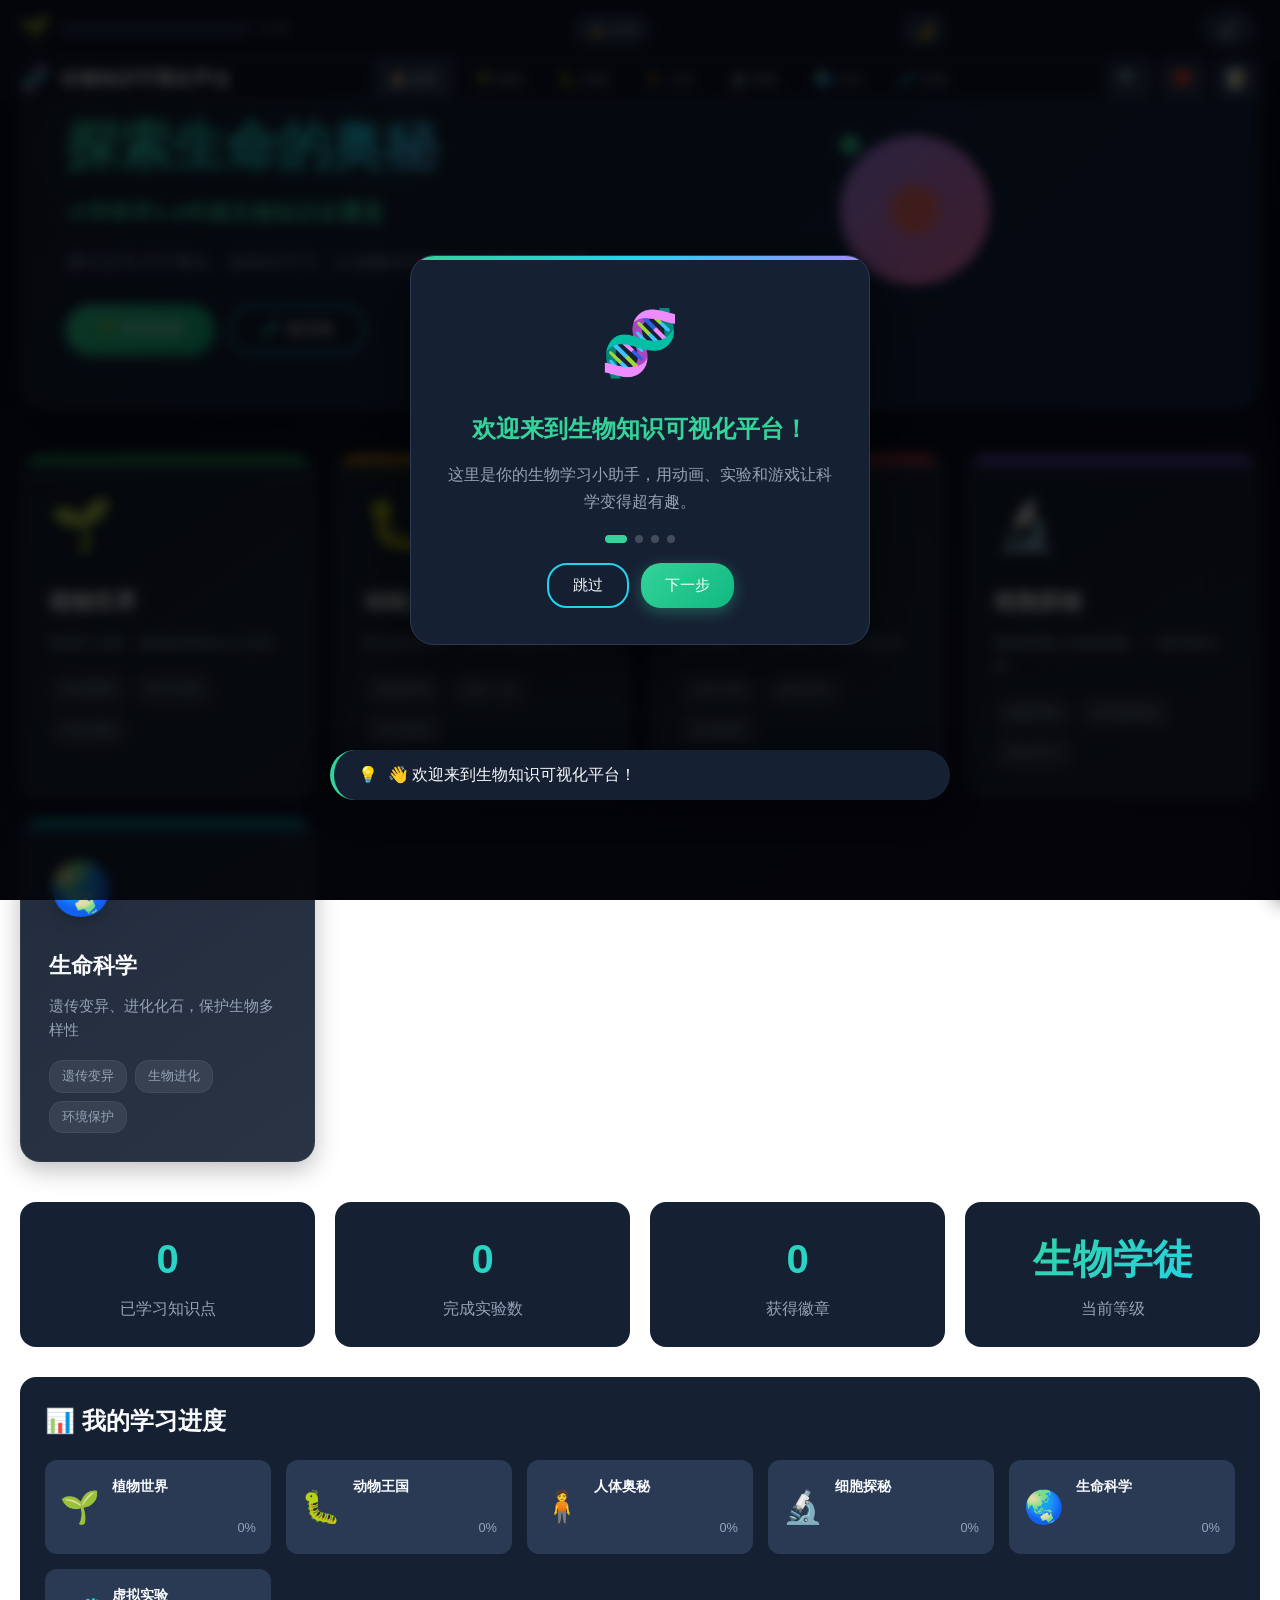
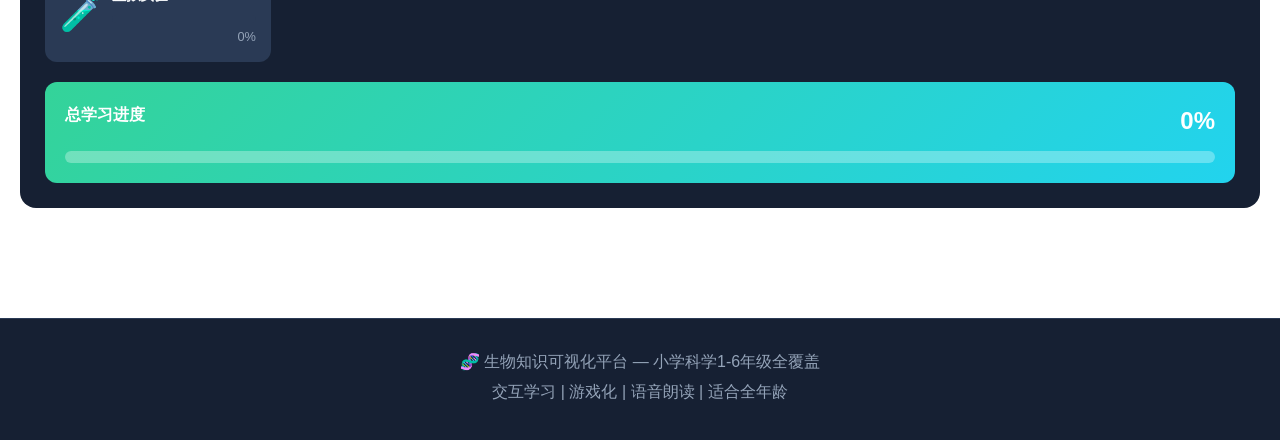
<file: index.html>
<!DOCTYPE html>
<html lang="zh-CN">
<head>
    <meta charset="UTF-8">
    <meta name="viewport" content="width=device-width, initial-scale=1.0">
    <title>生物知识可视化平台 - 让科学更有趣</title>
    <link rel="stylesheet" href="css/style.css">
    <link rel="stylesheet" href="css/game.css">
    <link rel="stylesheet" href="css/section.css">
</head>
<body>
    <!-- 游戏状态栏 -->
    <div class="game-bar" id="gameBar">
        <div class="xp-bar">
            <span class="level-icon" id="levelIcon">🌱</span>
            <div class="xp-progress">
                <div class="xp-fill" id="xpFill" style="width: 0%"></div>
            </div>
            <span class="xp-text" id="xpText">0 XP</span>
        </div>
        <div class="badges-display">
            <button class="badge-btn" onclick="toggleBadges()">🏅 <span id="badgeCount">0</span>/8</button>
        </div>
        <button class="theme-toggle" onclick="toggleTheme()" id="themeBtn" title="切换主题">🌙</button>
        <button class="audio-toggle" onclick="toggleAudio()" id="audioBtn" title="朗读控制">🔊</button>
    </div>

    <!-- 搜索栏 -->
    <div class="search-overlay" id="searchOverlay" onclick="closeSearch()"></div>
    <div class="search-container" id="searchContainer">
        <div class="search-header">
            <input type="text" class="search-input" id="searchInput" placeholder="搜索知识点..." oninput="performSearch()" onkeydown="handleSearchKeydown(event)">
            <button class="search-close" onclick="closeSearch()">✕</button>
        </div>
        <div class="search-results" id="searchResults">
            <p class="search-hint">🔍 输入关键词搜索知识点</p>
        </div>
    </div>

    <!-- 收藏面板 -->
    <div class="favorites-panel" id="favoritesPanel">
        <div class="favorites-header">
            <h3>📌 我的收藏</h3>
            <button class="fav-close" onclick="toggleFavorites()">✕</button>
        </div>
        <div class="favorites-list" id="favoritesList">
            <p class="fav-empty">还没有收藏内容，快去学习吧！</p>
        </div>
    </div>

    <!-- 笔记面板 -->
    <div class="notes-panel" id="notesPanel">
        <div class="notes-header">
            <h3>📝 我的笔记</h3>
            <div class="notes-actions">
                <button class="notes-btn" onclick="exportNotes()">💾 导出</button>
                <button class="fav-close" onclick="toggleNotes()">✕</button>
            </div>
        </div>
        <textarea class="notes-input" id="notesInput" placeholder="在这里记录学习笔记..." oninput="saveNotes()"></textarea>
        <div class="notes-tips">
            <p>💡 提示：笔记会自动保存</p>
        </div>
    </div>

    <!-- 徽章弹窗 -->
    <div class="badges-modal" id="badgesModal">
        <div class="badges-content">
            <h2>🏅 我的徽章</h2>
            <div class="badges-grid" id="badgesGrid"></div>
            <button class="close-btn" onclick="toggleBadges()">关闭</button>
        </div>
    </div>

<!-- 徽章获得动画 -->
<div class="badge-earned" id="badgeEarned" style="display:none;">
    <div class="badge-earned-content">
        <div class="badge-icon" id="earnedIcon">🏆</div>
        <div class="badge-name" id="earnedName">获得新徽章！</div>
    </div>
</div>

<!-- 新手引导 -->
<div class="onboarding-overlay" id="onboardingOverlay" style="display:none;">
    <div class="onboarding-modal">
        <div class="onboarding-step active" data-step="1">
            <div class="onboarding-icon">🧬</div>
            <h2>欢迎来到生物知识可视化平台！</h2>
            <p>这里是你的生物学习小助手，用动画、实验和游戏让科学变得超有趣。</p>
            <div class="onboarding-dots">
                <span class="dot active"></span>
                <span class="dot"></span>
                <span class="dot"></span>
                <span class="dot"></span>
            </div>
            <div class="onboarding-actions">
                <button class="btn btn-secondary" onclick="skipOnboarding()">跳过</button>
                <button class="btn btn-primary" onclick="nextOnboardingStep()">下一步</button>
            </div>
        </div>
        <div class="onboarding-step" data-step="2">
            <div class="onboarding-icon">🧭</div>
            <h2>五大学习板块</h2>
            <p>点击顶部导航，探索植物、动物、人体、细胞和生命科学。每个板块都有互动知识和趣味实验。</p>
            <div class="onboarding-preview">
                <span>🌱 植物</span>
                <span>🐛 动物</span>
                <span>🧍 人体</span>
                <span>🔬 细胞</span>
                <span>🌏 生命</span>
            </div>
            <div class="onboarding-dots">
                <span class="dot"></span>
                <span class="dot active"></span>
                <span class="dot"></span>
                <span class="dot"></span>
            </div>
            <div class="onboarding-actions">
                <button class="btn btn-secondary" onclick="prevOnboardingStep()">上一步</button>
                <button class="btn btn-primary" onclick="nextOnboardingStep()">下一步</button>
            </div>
        </div>
        <div class="onboarding-step" data-step="3">
            <div class="onboarding-icon">🎮</div>
            <h2>边玩边学</h2>
            <p>完成实验、答题和挑战可以获得 XP 和徽章。点击「做实验」开始你的第一个科学任务吧！</p>
            <div class="onboarding-preview">
                <span>🏅 徽章</span>
                <span>⭐ 等级</span>
                <span>🧪 实验</span>
            </div>
            <div class="onboarding-dots">
                <span class="dot"></span>
                <span class="dot"></span>
                <span class="dot active"></span>
                <span class="dot"></span>
            </div>
            <div class="onboarding-actions">
                <button class="btn btn-secondary" onclick="prevOnboardingStep()">上一步</button>
                <button class="btn btn-primary" onclick="nextOnboardingStep()">下一步</button>
            </div>
        </div>
        <div class="onboarding-step" data-step="4">
            <div class="onboarding-icon">🔊</div>
            <h2>随时听讲解</h2>
            <p>点击右上角 🔊 按钮，可以朗读知识点内容。离开页面或切换板块时会自动暂停，很方便哦。</p>
            <div class="onboarding-dots">
                <span class="dot"></span>
                <span class="dot"></span>
                <span class="dot"></span>
                <span class="dot active"></span>
            </div>
            <div class="onboarding-actions">
                <button class="btn btn-secondary" onclick="skipOnboarding()">跳过</button>
                <button class="btn btn-primary" onclick="finishOnboarding()">开始探索</button>
            </div>
        </div>
    </div>
</div>

    <!-- 导航栏 -->
    <nav class="navbar">
        <div class="nav-brand">
            <span class="logo-icon">🧬</span>
            <span class="logo-text">生物知识可视化平台</span>
        </div>
        <ul class="nav-links">
            <li><a href="#home" class="active" data-section="home">🏠 首页</a></li>
            <li><a href="#plant" data-section="plant">🌱 植物</a></li>
            <li><a href="#animal" data-section="animal">🐛 动物</a></li>
            <li><a href="#human" data-section="human">🧍 人体</a></li>
            <li><a href="#cell" data-section="cell">🔬 细胞</a></li>
            <li><a href="#lifescience" data-section="lifescience">🌏 生命</a></li>
            <li><a href="#experiment" data-section="experiment">🧪 实验</a></li>
        </ul>
        <div class="nav-actions">
            <button class="nav-action-btn" onclick="openSearch()" title="搜索">🔍</button>
            <button class="nav-action-btn" onclick="toggleFavorites()" title="收藏">❤️</button>
            <button class="nav-action-btn" onclick="toggleNotes()" title="笔记">📝</button>
        </div>
        <button class="mobile-toggle" onclick="toggleNav()">☰</button>
    </nav>

    <!-- ========== 首页 ========== -->
    <section id="home" class="section active">
        <div class="hero">
            <div class="hero-content">
                <h1 class="hero-title">探索<span class="highlight">生命</span>的奥秘</h1>
                <p class="hero-subtitle">小学科学1-6年级生物知识全覆盖</p>
                <p class="hero-desc">通过交互式可视化、游戏化学习，让抽象的生物知识变得生动有趣！</p>
                <div class="hero-buttons">
                    <button class="btn btn-primary" onclick="switchSection('plant')">🌱 开始探索</button>
                    <button class="btn btn-secondary" onclick="switchSection('experiment')">🧪 做实验</button>
                </div>
            </div>
            <div class="hero-visual">
                <div class="cell-animation">
                    <div class="cell">
                        <div class="nucleus"></div>
                        <div class="organelle"></div>
                        <div class="organelle"></div>
                    </div>
                </div>
            </div>
        </div>

        <!-- 五大板块卡片 -->
        <div class="section-cards">
            <div class="section-card" onclick="switchSection('plant')" style="--card-color: #22c55e">
                <div class="card-icon">🌱</div>
                <h3>植物世界</h3>
                <p>根茎叶花果，植物的奥秘全在这里</p>
                <div class="card-tags"><span>开花植株</span><span>种子结构</span><span>生命周期</span></div>
            </div>
            <div class="section-card" onclick="switchSection('animal')" style="--card-color: #f59e0b">
                <div class="card-icon">🐛</div>
                <h3>动物王国</h3>
                <p>昆虫鱼类蜗牛，探索动物的神奇</p>
                <div class="card-tags"><span>昆虫结构</span><span>蚕的一生</span><span>生态系统</span></div>
            </div>
            <div class="section-card" onclick="switchSection('human')" style="--card-color: #ef4444">
                <div class="card-icon">🧍</div>
                <h3>人体奥秘</h3>
                <p>五官感知、八大系统，认识你自己</p>
                <div class="card-tags"><span>五脏六腑</span><span>感觉器官</span><span>运动系统</span></div>
            </div>
            <div class="section-card" onclick="switchSection('cell')" style="--card-color: #8b5cf6">
                <div class="card-icon">🔬</div>
                <h3>细胞探秘</h3>
                <p>植物细胞vs动物细胞，一键切换对比</p>
                <div class="card-tags"><span>细胞结构</span><span>双切换模型</span><span>对比学习</span></div>
            </div>
            <div class="section-card" onclick="switchSection('lifescience')" style="--card-color: #06b6d4">
                <div class="card-icon">🌏</div>
                <h3>生命科学</h3>
                <p>遗传变异、进化化石，保护生物多样性</p>
                <div class="card-tags"><span>遗传变异</span><span>生物进化</span><span>环境保护</span></div>
            </div>
        </div>

        <!-- 学习统计 -->
        <div class="learning-stats">
            <div class="stat-card">
                <div class="stat-value" id="statKnowledge">0</div>
                <div class="stat-label">已学习知识点</div>
            </div>
            <div class="stat-card">
                <div class="stat-value" id="statExperiments">0</div>
                <div class="stat-label">完成实验数</div>
            </div>
            <div class="stat-card">
                <div class="stat-value" id="statBadges">0</div>
                <div class="stat-label">获得徽章</div>
            </div>
            <div class="stat-card">
                <div class="stat-value" id="statLevel">生物学徒</div>
                <div class="stat-label">当前等级</div>
            </div>
        </div>

        <!-- 学习进度 -->
        <div class="learning-progress">
            <h2>📊 我的学习进度</h2>
            <div class="progress-grid">
                <div class="progress-item" onclick="switchSection('plant')">
                    <div class="progress-icon">🌱</div>
                    <div class="progress-info">
                        <span class="progress-name">植物世界</span>
                        <div class="progress-bar">
                            <div class="progress-fill" id="progressPlant" style="width: 0%"></div>
                        </div>
                        <span class="progress-text" id="progressPlantText">0%</span>
                    </div>
                </div>
                <div class="progress-item" onclick="switchSection('animal')">
                    <div class="progress-icon">🐛</div>
                    <div class="progress-info">
                        <span class="progress-name">动物王国</span>
                        <div class="progress-bar">
                            <div class="progress-fill" id="progressAnimal" style="width: 0%"></div>
                        </div>
                        <span class="progress-text" id="progressAnimalText">0%</span>
                    </div>
                </div>
                <div class="progress-item" onclick="switchSection('human')">
                    <div class="progress-icon">🧍</div>
                    <div class="progress-info">
                        <span class="progress-name">人体奥秘</span>
                        <div class="progress-bar">
                            <div class="progress-fill" id="progressHuman" style="width: 0%"></div>
                        </div>
                        <span class="progress-text" id="progressHumanText">0%</span>
                    </div>
                </div>
                <div class="progress-item" onclick="switchSection('cell')">
                    <div class="progress-icon">🔬</div>
                    <div class="progress-info">
                        <span class="progress-name">细胞探秘</span>
                        <div class="progress-bar">
                            <div class="progress-fill" id="progressCell" style="width: 0%"></div>
                        </div>
                        <span class="progress-text" id="progressCellText">0%</span>
                    </div>
                </div>
                <div class="progress-item" onclick="switchSection('lifescience')">
                    <div class="progress-icon">🌏</div>
                    <div class="progress-info">
                        <span class="progress-name">生命科学</span>
                        <div class="progress-bar">
                            <div class="progress-fill" id="progressLifescience" style="width: 0%"></div>
                        </div>
                        <span class="progress-text" id="progressLifescienceText">0%</span>
                    </div>
                </div>
                <div class="progress-item" onclick="switchSection('experiment')">
                    <div class="progress-icon">🧪</div>
                    <div class="progress-info">
                        <span class="progress-name">虚拟实验</span>
                        <div class="progress-bar">
                            <div class="progress-fill" id="progressExperiment" style="width: 0%"></div>
                        </div>
                        <span class="progress-text" id="progressExperimentText">0%</span>
                    </div>
                </div>
            </div>
            <div class="overall-progress">
                <div class="overall-info">
                    <span class="overall-label">总学习进度</span>
                    <span class="overall-percent" id="overallPercent">0%</span>
                </div>
                <div class="overall-bar">
                    <div class="overall-fill" id="overallFill" style="width: 0%"></div>
                </div>
            </div>
        </div>
    </section>

    <!-- ========== 植物世界 ========== -->
    <section id="plant" class="section">
        <div class="section-header">
            <h2>🌱 植物世界</h2>
            <p>探索植物的根茎叶花果，发现生命的奥秘</p>
        </div>

        <div class="sub-nav">
            <button class="sub-nav-btn active" onclick="showPlantSection('whole-plant')">🌸 开花植株</button>
            <button class="sub-nav-btn" onclick="showPlantSection('seed-structure')">🌰 种子结构</button>
            <button class="sub-nav-btn" onclick="showPlantSection('plant-classification')">🔍 植物分类</button>
            <button class="sub-nav-btn" onclick="showPlantSection('lifecycle')">🔄 生命周期</button>
            <button class="sub-nav-btn" onclick="showPlantSection('environment-adaptation')">🏜️ 环境适应</button>
        </div>

        <!-- 开花植株 -->
        <div id="plant-whole-plant" class="plant-content active">
            <div class="plant-interactive">
                <div class="plant-diagram">
                    <svg viewBox="0 0 300 400" class="plant-svg" style="width:100%;max-width:280px;display:block;margin:0 auto;">
                        <!-- 根 -->
                        <line x1="150" y1="330" x2="100" y2="380" stroke="#a78bfa" stroke-width="4"/>
                        <line x1="150" y1="330" x2="150" y2="390" stroke="#a78bfa" stroke-width="4"/>
                        <line x1="150" y1="330" x2="200" y2="380" stroke="#a78bfa" stroke-width="4"/>
                        <text x="85" y="398" fill="#a78bfa" font-size="13" font-weight="bold">根</text>
                        <!-- 茎 -->
                        <rect x="142" y="200" width="16" height="130" rx="8" fill="#86efac"/>
                        <text x="168" y="270" fill="#86efac" font-size="13" font-weight="bold">茎</text>
                        <!-- 叶片 -->
                        <ellipse cx="100" cy="230" rx="45" ry="22" fill="#4ade80" transform="rotate(-30,100,230)"/>
                        <ellipse cx="200" cy="210" rx="45" ry="22" fill="#4ade80" transform="rotate(30,200,210)"/>
                        <text x="48" y="218" fill="#4ade80" font-size="13" font-weight="bold">叶</text>
                        <!-- 花 -->
                        <circle cx="150" cy="120" r="35" fill="#fbbf24" opacity="0.3"/>
                        <circle cx="150" cy="100" r="18" fill="#f472b6"/>
                        <circle cx="120" cy="125" r="18" fill="#f472b6"/>
                        <circle cx="180" cy="125" r="18" fill="#f472b6"/>
                        <circle cx="150" cy="148" r="18" fill="#f472b6"/>
                        <circle cx="150" cy="120" r="15" fill="#fbbf24"/>
                        <text x="190" y="100" fill="#f472b6" font-size="13" font-weight="bold">花</text>
                        <!-- 果实 -->
                        <ellipse cx="95" cy="175" rx="18" ry="22" fill="#f87171"/>
                        <text x="60" y="175" fill="#f87171" font-size="13" font-weight="bold">果实</text>
                        <!-- 地面线 -->
                        <line x1="30" y1="335" x2="270" y2="335" stroke="#6b7280" stroke-width="2" stroke-dasharray="6,4"/>
                    </svg>

                    <!-- 可点击热点 -->
                    <div class="plant-hotspots" style="position:relative;margin-top:-20px;display:flex;flex-wrap:wrap;gap:8px;justify-content:center;">
                        <button class="plant-part" data-part="root" onclick="showPlantPart('root')" style="background:#7c3aed20;border:2px solid #a78bfa;color:#a78bfa;padding:6px 14px;border-radius:20px;cursor:pointer;font-size:0.9rem;">🌿 根</button>
                        <button class="plant-part" data-part="stem" onclick="showPlantPart('stem')" style="background:#16a34a20;border:2px solid #86efac;color:#86efac;padding:6px 14px;border-radius:20px;cursor:pointer;font-size:0.9rem;">🎋 茎</button>
                        <button class="plant-part" data-part="leaf" onclick="showPlantPart('leaf')" style="background:#15803d20;border:2px solid #4ade80;color:#4ade80;padding:6px 14px;border-radius:20px;cursor:pointer;font-size:0.9rem;">🍃 叶</button>
                        <button class="plant-part" data-part="flower" onclick="showPlantPart('flower')" style="background:#be185d20;border:2px solid #f472b6;color:#f472b6;padding:6px 14px;border-radius:20px;cursor:pointer;font-size:0.9rem;">🌺 花</button>
                        <button class="plant-part" data-part="fruit" onclick="showPlantPart('fruit')" style="background:#b91c1c20;border:2px solid #f87171;color:#f87171;padding:6px 14px;border-radius:20px;cursor:pointer;font-size:0.9rem;">🍎 果实&种子</button>
                    </div>
                </div>

                <div class="plant-info">
                    <div class="plant-detail-card" id="plantDetail" style="background:var(--bg-card);border-radius:16px;padding:25px;min-height:200px;">
                        <div id="plantPartIcon" style="font-size:3rem;margin-bottom:10px;">🌱</div>
                        <div id="plantPartName" style="font-size:1.4rem;font-weight:bold;margin-bottom:15px;color:var(--accent-green);">点击左侧植物部位</div>
                        <div id="plantPartFacts" style="color:var(--text-secondary);">
                            <p>👆 点击植物的各个部位，了解它们的功能和特点</p>
                        </div>
                        <div id="plantGradeTags" style="display:none;margin-top:15px;display:flex;gap:8px;flex-wrap:wrap;">
                        </div>
                        <div style="margin-top:15px;display:flex;gap:10px;">
                            <button id="plantSpeakBtn" onclick="speakPlantFacts()" style="display:none;background:var(--accent-cyan);color:white;border:none;padding:8px 18px;border-radius:20px;cursor:pointer;">🔊 朗读</button>
                            <button onclick="toggleFavorite('plant')" id="plantFavBtn" style="background:var(--bg-hover);color:var(--text-secondary);border:none;padding:8px 18px;border-radius:20px;cursor:pointer;">♡</button>
                        </div>
                    </div>
                </div>
            </div>
        </div>

        <!-- 种子结构 -->
        <div id="plant-seed-structure" class="plant-content">
            <div class="seed-knowledge">
                <h3 style="margin-bottom:20px;font-size:1.3rem;">🌰 种子结构剖面 + 动态萌发演示</h3>
                <div style="display:flex;gap:20px;flex-wrap:wrap;align-items:flex-start;">
                    <div style="position:relative;width:220px;flex-shrink:0;">
                        <svg id="seedStructureSvg" viewBox="0 0 260 320" style="width:220px;overflow:visible;">
                            <!-- 种皮 -->
                            <ellipse class="seed-coat" cx="130" cy="140" rx="110" ry="130" fill="#92400e" opacity="0.35" stroke="#78350f" stroke-width="4"/>
                            <!-- 子叶 -->
                            <ellipse class="cotyledon-left" cx="95" cy="150" rx="60" ry="100" fill="#86efac" opacity="0.85" stroke="#166534" stroke-width="2"/>
                            <ellipse class="cotyledon-right" cx="165" cy="150" rx="60" ry="100" fill="#4ade80" opacity="0.75" stroke="#166534" stroke-width="2"/>
                            <!-- 胚芽 -->
                            <ellipse class="plumule" cx="130" cy="70" rx="20" ry="28" fill="#22c55e" stroke="#14532d" stroke-width="2"/>
                            <text x="115" y="75" fill="white" font-size="11" font-weight="bold">胚芽</text>
                            <!-- 胚根 -->
                            <ellipse class="radicle" cx="130" cy="230" rx="16" ry="26" fill="#f97316" stroke="#9a3412" stroke-width="2"/>
                            <text x="115" y="235" fill="white" font-size="11" font-weight="bold">胚根</text>
                            <!-- 动态生长胚根（初始隐藏） -->
                            <path class="growing-root" d="M130,255 Q130,280 130,300" fill="none" stroke="#f97316" stroke-width="6" stroke-linecap="round" opacity="0"/>
                            <!-- 动态生长胚芽（初始隐藏） -->
                            <path class="growing-shoot" d="M130,55 Q130,30 130,10" fill="none" stroke="#22c55e" stroke-width="5" stroke-linecap="round" opacity="0"/>
                            <ellipse class="growing-leaf-left" cx="120" cy="8" rx="8" ry="4" fill="#22c55e" opacity="0"/>
                            <ellipse class="growing-leaf-right" cx="140" cy="8" rx="8" ry="4" fill="#22c55e" opacity="0"/>
                            <!-- 标注引线 -->
                            <line x1="25" y1="50" x2="55" y2="80" stroke="#92400e" stroke-width="1.5" opacity="0.6"/>
                            <text x="10" y="45" fill="#fbbf24" font-size="13" font-weight="bold" onclick="showSeedPart('seed-coat')" style="cursor:pointer;">🟤 种皮</text>
                            <line x1="210" y1="160" x2="180" y2="150" stroke="#22c55e" stroke-width="1.5" opacity="0.6"/>
                            <text x="215" y="165" fill="#86efac" font-size="13" font-weight="bold" onclick="showSeedPart('cotyledon')" style="cursor:pointer;">🥜 子叶</text>
                            <line x1="170" y1="70" x2="155" y2="70" stroke="#22c55e" stroke-width="1.5" opacity="0.6"/>
                            <text x="175" y="75" fill="#4ade80" font-size="13" font-weight="bold" onclick="showSeedPart('plumule')" style="cursor:pointer;">🌱 胚芽</text>
                            <line x1="90" y1="230" x2="115" y2="230" stroke="#f97316" stroke-width="1.5" opacity="0.6"/>
                            <text x="40" y="235" fill="#fb923c" font-size="13" font-weight="bold" onclick="showSeedPart('radicle')" style="cursor:pointer;">📍 胚根</text>
                        </svg>
                        <div style="text-align:center;margin-top:10px;">
                            <button id="germinationPlayBtn" onclick="playSeedGermination()" style="background:linear-gradient(135deg,var(--accent-green),#10b981);color:white;border:none;padding:10px 20px;border-radius:25px;cursor:pointer;font-size:0.95rem;box-shadow:0 4px 15px rgba(52,211,153,0.3);">
                                ▶️ 播放萌发过程
                            </button>
                        </div>
                    </div>
                    <div style="flex:1;min-width:200px;">
                        <div id="seedPartFacts" style="background:var(--bg-card);padding:20px;border-radius:12px;color:var(--text-secondary);min-height:120px;">
                            <p>👆 点击上方种子结构标签或下方按钮，了解种子各部分功能；也可以点击"播放萌发过程"看动态演示</p>
                        </div>
                        <div style="display:flex;gap:8px;flex-wrap:wrap;margin-top:15px;">
                            <button onclick="showSeedPart('seed-coat')" style="background:var(--bg-card);border:2px solid #92400e;color:#fbbf24;padding:8px 15px;border-radius:20px;cursor:pointer;transition:all 0.2s;">🟤 种皮</button>
                            <button onclick="showSeedPart('cotyledon')" style="background:var(--bg-card);border:2px solid #22c55e;color:#86efac;padding:8px 15px;border-radius:20px;cursor:pointer;transition:all 0.2s;">🥜 子叶</button>
                            <button onclick="showSeedPart('plumule')" style="background:var(--bg-card);border:2px solid #4ade80;color:#4ade80;padding:8px 15px;border-radius:20px;cursor:pointer;transition:all 0.2s;">🌱 胚芽</button>
                            <button onclick="showSeedPart('radicle')" style="background:var(--bg-card);border:2px solid #f97316;color:#fb923c;padding:8px 15px;border-radius:20px;cursor:pointer;transition:all 0.2s;">📍 胚根</button>
                        </div>
                    </div>
                </div>
                <div class="germination-factors" style="margin-top:25px;">
                    <h4 style="width:100%;margin-bottom:10px;">🌿 种子萌发三要素</h4>
                    <div class="factor-card">
                        <div class="factor-icon">🌡️</div>
                        <div class="factor-name">适宜温度</div>
                    </div>
                    <div class="factor-card">
                        <div class="factor-icon">💧</div>
                        <div class="factor-name">适量水分</div>
                    </div>
                    <div class="factor-card">
                        <div class="factor-icon">💨</div>
                        <div class="factor-name">充足空气</div>
                    </div>
                </div>
                <div class="germination-note">
                    ⚠️ 【注意】发芽阶段不需要阳光！长出叶片后才需要光合作用
                </div>
            </div>
        </div>

        <!-- 植物分类 -->
        <div id="plant-plant-classification" class="plant-content">
            <h3 style="margin-bottom:20px;">🔍 植物分类对比</h3>
            <div class="comparison-grid">
                <div class="comparison-card">
                    <h3>直根 vs 须根</h3>
                    <div class="comparison-items">
                        <div class="comparison-item" style="background:var(--bg-hover);padding:15px;border-radius:12px;">
                            <strong style="color:var(--accent-green);">直根</strong>
                            <p style="color:var(--text-secondary);font-size:0.9rem;margin-top:5px;">一根粗壮主根，侧根细小<br>例：凤仙花、桃树、萝卜</p>
                        </div>
                        <div class="comparison-item" style="background:var(--bg-hover);padding:15px;border-radius:12px;">
                            <strong style="color:var(--accent-orange);">须根</strong>
                            <p style="color:var(--text-secondary);font-size:0.9rem;margin-top:5px;">无粗主根，大量细根丛生<br>例：水稻、小麦、葱</p>
                        </div>
                    </div>
                </div>
                <div class="comparison-card">
                    <h3>木本 vs 草本</h3>
                    <div class="comparison-items">
                        <div class="comparison-item" style="background:var(--bg-hover);padding:15px;border-radius:12px;">
                            <strong style="color:var(--accent-green);">木本植物</strong>
                            <p style="color:var(--text-secondary);font-size:0.9rem;margin-top:5px;">茎坚硬木质化，多年生<br>例：樟树、梧桐、杨树</p>
                        </div>
                        <div class="comparison-item" style="background:var(--bg-hover);padding:15px;border-radius:12px;">
                            <strong style="color:var(--accent-cyan);">草本植物</strong>
                            <p style="color:var(--text-secondary);font-size:0.9rem;margin-top:5px;">茎柔软无木质，生命周期短<br>例：狗尾草、三叶草、水稻</p>
                        </div>
                    </div>
                </div>
                <div class="comparison-card">
                    <h3>开花 vs 不开花</h3>
                    <div class="comparison-items">
                        <div class="comparison-item" style="background:var(--bg-hover);padding:15px;border-radius:12px;">
                            <strong style="color:var(--accent-pink);">开花植物</strong>
                            <p style="color:var(--text-secondary);font-size:0.9rem;margin-top:5px;">依靠种子繁殖<br>例：桃树、向日葵、水稻</p>
                        </div>
                        <div class="comparison-item" style="background:var(--bg-hover);padding:15px;border-radius:12px;">
                            <strong style="color:var(--accent-purple);">不开花植物</strong>
                            <p style="color:var(--text-secondary);font-size:0.9rem;margin-top:5px;">无花无种子，依靠孢子繁殖<br>例：苔藓、蕨类、藻类</p>
                        </div>
                    </div>
                </div>
            </div>
        </div>

        <!-- 生命周期 -->
        <div id="plant-lifecycle" class="plant-content">
            <h3 style="margin-bottom:20px;">🔄 植物生命周期</h3>
            <div class="lifecycle-timeline" style="display:flex;gap:15px;flex-wrap:wrap;justify-content:center;">
                <div class="timeline-item" onclick="showLifecycleStage(0)" style="background:var(--bg-card);padding:20px;border-radius:16px;text-align:center;cursor:pointer;min-width:120px;flex:1;transition:all 0.3s;">
                    <div class="stage-icon" style="font-size:2.5rem;margin-bottom:8px;">🌱</div>
                    <div style="font-weight:bold;">播种</div>
                </div>
                <div style="display:flex;align-items:center;color:var(--text-secondary);font-size:1.5rem;">→</div>
                <div class="timeline-item" onclick="showLifecycleStage(1)" style="background:var(--bg-card);padding:20px;border-radius:16px;text-align:center;cursor:pointer;min-width:120px;flex:1;transition:all 0.3s;">
                    <div class="stage-icon" style="font-size:2.5rem;margin-bottom:8px;">🌿</div>
                    <div style="font-weight:bold;">发芽</div>
                </div>
                <div style="display:flex;align-items:center;color:var(--text-secondary);font-size:1.5rem;">→</div>
                <div class="timeline-item" onclick="showLifecycleStage(2)" style="background:var(--bg-card);padding:20px;border-radius:16px;text-align:center;cursor:pointer;min-width:120px;flex:1;transition:all 0.3s;">
                    <div class="stage-icon" style="font-size:2.5rem;margin-bottom:8px;">🌲</div>
                    <div style="font-weight:bold;">长高长叶</div>
                </div>
                <div style="display:flex;align-items:center;color:var(--text-secondary);font-size:1.5rem;">→</div>
                <div class="timeline-item" onclick="showLifecycleStage(3)" style="background:var(--bg-card);padding:20px;border-radius:16px;text-align:center;cursor:pointer;min-width:120px;flex:1;transition:all 0.3s;">
                    <div class="stage-icon" style="font-size:2.5rem;margin-bottom:8px;">🌸</div>
                    <div style="font-weight:bold;">开花</div>
                </div>
                <div style="display:flex;align-items:center;color:var(--text-secondary);font-size:1.5rem;">→</div>
                <div class="timeline-item" onclick="showLifecycleStage(4)" style="background:var(--bg-card);padding:20px;border-radius:16px;text-align:center;cursor:pointer;min-width:120px;flex:1;transition:all 0.3s;">
                    <div class="stage-icon" style="font-size:2.5rem;margin-bottom:8px;">🍎</div>
                    <div style="font-weight:bold;">结果</div>
                </div>
            </div>
            <div id="lifecycleInfo" style="background:var(--bg-card);padding:20px;border-radius:16px;margin-top:20px;">
                <div id="lifecycleTitle" style="font-size:1.2rem;font-weight:bold;margin-bottom:8px;">👆 点击上方阶段了解详情</div>
                <div id="lifecycleDesc" style="color:var(--text-secondary);">植物的生命周期是一个神奇的过程，从一粒小种子到开花结果！</div>
            </div>
        </div>

        <!-- 环境适应 -->
        <div id="plant-environment-adaptation" class="plant-content">
            <h3 style="margin-bottom:20px;">🏜️ 植物环境适应</h3>
            <div style="display:flex;gap:20px;flex-wrap:wrap;">
                <div onclick="showAdaptation('仙人掌')" style="background:var(--bg-card);padding:20px;border-radius:16px;cursor:pointer;flex:1;min-width:150px;text-align:center;transition:all 0.3s;" class="adaptation-card">
                    <div style="font-size:3rem;">🌵</div>
                    <div style="font-weight:bold;margin-top:8px;">仙人掌</div>
                    <div style="color:var(--accent-orange);font-size:0.85rem;">沙漠环境</div>
                </div>
                <div onclick="showAdaptation('浮萍')" style="background:var(--bg-card);padding:20px;border-radius:16px;cursor:pointer;flex:1;min-width:150px;text-align:center;transition:all 0.3s;" class="adaptation-card">
                    <div style="font-size:3rem;">🌿</div>
                    <div style="font-weight:bold;margin-top:8px;">浮萍</div>
                    <div style="color:var(--accent-cyan);font-size:0.85rem;">浅水环境</div>
                </div>
                <div onclick="showAdaptation('松树')" style="background:var(--bg-card);padding:20px;border-radius:16px;cursor:pointer;flex:1;min-width:150px;text-align:center;transition:all 0.3s;" class="adaptation-card">
                    <div style="font-size:3rem;">🌲</div>
                    <div style="font-weight:bold;margin-top:8px;">松树</div>
                    <div style="color:var(--accent-green);font-size:0.85rem;">寒冷山地</div>
                </div>
            </div>
            <div id="adaptationInfo" style="background:var(--bg-card);padding:20px;border-radius:16px;margin-top:20px;color:var(--text-secondary);">
                <p>👆 点击上方植物，了解它们如何适应环境</p>
            </div>
        </div>
    </section>

    <!-- ========== 动物王国 ========== -->
    <section id="animal" class="section">
        <div class="section-header">
            <h2>🐛 动物王国</h2>
            <p>探索动物世界的神奇与多样</p>
        </div>

        <div class="sub-nav">
            <button class="sub-nav-btn active" onclick="showAnimalSection('insect')">🦋 昆虫结构</button>
            <button class="sub-nav-btn" onclick="showAnimalSection('fish')">🐟 鱼类</button>
            <button class="sub-nav-btn" onclick="showAnimalSection('silkworm')">🐛 蚕的一生</button>
            <button class="sub-nav-btn" onclick="showAnimalSection('mollusk')">🐌 蜗牛蚯蚓</button>
            <button class="sub-nav-btn" onclick="showAnimalSection('ecosystem')">🌍 生态系统</button>
        </div>

        <!-- 昆虫结构 -->
        <div id="animal-insect" class="animal-content active">
            <div class="animal-interactive">
                <div style="text-align:center;padding:20px;">
                    <svg viewBox="0 0 300 300" style="width:260px;display:inline-block;">
                        <!-- 头部 -->
                        <circle cx="150" cy="55" r="38" fill="#fbbf24" opacity="0.85" onclick="showInsectPart('head')" style="cursor:pointer;"/>
                        <text x="136" y="60" fill="#78350f" font-size="14" font-weight="bold">头部</text>
                        <!-- 触角 -->
                        <line x1="128" y1="25" x2="90" y2="5" stroke="#f59e0b" stroke-width="3"/>
                        <circle cx="88" cy="3" r="5" fill="#f59e0b"/>
                        <line x1="172" y1="25" x2="210" y2="5" stroke="#f59e0b" stroke-width="3"/>
                        <circle cx="212" cy="3" r="5" fill="#f59e0b"/>
                        <text x="56" y="18" fill="#f59e0b" font-size="11" onclick="showInsectPart('antenna')" style="cursor:pointer;">触角</text>
                        <!-- 胸部 -->
                        <ellipse cx="150" cy="140" rx="45" ry="38" fill="#34d399" opacity="0.85" onclick="showInsectPart('thorax')" style="cursor:pointer;"/>
                        <text x="132" y="145" fill="#065f46" font-size="14" font-weight="bold">胸部</text>
                        <!-- 翅膀 -->
                        <ellipse cx="90" cy="130" rx="35" ry="20" fill="#a7f3d0" opacity="0.7" transform="rotate(-30,90,130)"/>
                        <ellipse cx="210" cy="130" rx="35" ry="20" fill="#a7f3d0" opacity="0.7" transform="rotate(30,210,130)"/>
                        <!-- 六足 (胸部) -->
                        <line x1="115" y1="140" x2="70" y2="165" stroke="#22c55e" stroke-width="3"/>
                        <line x1="105" y1="150" x2="60" y2="180" stroke="#22c55e" stroke-width="3"/>
                        <line x1="115" y1="160" x2="70" y2="195" stroke="#22c55e" stroke-width="3"/>
                        <line x1="185" y1="140" x2="230" y2="165" stroke="#22c55e" stroke-width="3"/>
                        <line x1="195" y1="150" x2="240" y2="180" stroke="#22c55e" stroke-width="3"/>
                        <line x1="185" y1="160" x2="230" y2="195" stroke="#22c55e" stroke-width="3"/>
                        <text x="30" y="183" fill="#22c55e" font-size="11" onclick="showInsectPart('legs')" style="cursor:pointer;">六足</text>
                        <!-- 腹部 -->
                        <ellipse cx="150" cy="230" rx="38" ry="55" fill="#f472b6" opacity="0.85" onclick="showInsectPart('abdomen')" style="cursor:pointer;"/>
                        <text x="132" y="235" fill="#831843" font-size="14" font-weight="bold">腹部</text>
                    </svg>
                </div>
            </div>
            <div id="insectKnowledge" style="background:var(--bg-card);padding:20px;border-radius:16px;margin-top:15px;min-height:100px;">
                <p style="color:var(--text-secondary);">👆 点击昆虫各部位了解结构特征</p>
            </div>
            <div style="background:rgba(34,197,94,0.1);border:1px solid #22c55e;padding:15px;border-radius:12px;margin-top:15px;">
                <strong style="color:var(--accent-green);">🔑 关键判断：</strong>
                <span style="color:var(--text-secondary);">同时满足「三段身体（头、胸、腹）+ 六条腿」才是昆虫！</span>
            </div>
            <div style="background:rgba(239,68,68,0.1);border:1px solid #ef4444;padding:15px;border-radius:12px;margin-top:10px;">
                <strong style="color:var(--accent-red);">⚠️ 易错：</strong>
                <span style="color:var(--text-secondary);">蜘蛛有8条腿（不是昆虫）；蜗牛、蚯蚓身体不分三段（不是昆虫）</span>
            </div>
        </div>

        <!-- 鱼类 -->
        <div id="animal-fish" class="animal-content">
            <div class="fish-interactive" style="text-align:center;">
                <svg viewBox="0 0 400 200" style="width:100%;max-width:380px;display:inline-block;">
                    <!-- 鱼体 -->
                    <ellipse cx="180" cy="100" rx="120" ry="55" fill="#60a5fa" opacity="0.8"/>
                    <!-- 鱼尾 -->
                    <polygon points="320,100 360,65 360,135" fill="#3b82f6"/>
                    <!-- 鱼头 -->
                    <ellipse cx="75" cy="100" rx="50" ry="44" fill="#93c5fd"/>
                    <!-- 眼睛 -->
                    <circle cx="65" cy="88" r="12" fill="white"/>
                    <circle cx="67" cy="88" r="6" fill="#1e3a5f"/>
                    <!-- 嘴 -->
                    <path d="M30,100 Q25,108 30,115" stroke="#1e40af" stroke-width="2.5" fill="none"/>
                    <!-- 鳃 -->
                    <line x1="108" y1="68" x2="108" y2="132" stroke="#1d4ed8" stroke-width="3" onclick="showFishPart('gill')" style="cursor:pointer;"/>
                    <text x="112" y="95" fill="#93c5fd" font-size="13" font-weight="bold" onclick="showFishPart('gill')" style="cursor:pointer;">鳃</text>
                    <!-- 背鳍 -->
                    <polygon points="150,45 170,100 200,100 220,45" fill="#2563eb" opacity="0.7" onclick="showFishPart('fin')" style="cursor:pointer;"/>
                    <text x="175" y="40" fill="#60a5fa" font-size="12" onclick="showFishPart('fin')" style="cursor:pointer;">背鳍</text>
                    <!-- 鳞片 -->
                    <text x="155" y="110" fill="#bfdbfe" font-size="11" onclick="showFishPart('scale')" style="cursor:pointer;">～鳞片～</text>
                </svg>
            </div>
            <div style="display:flex;gap:10px;flex-wrap:wrap;justify-content:center;margin-top:15px;">
                <button onclick="showFishPart('gill')" style="background:var(--bg-card);border:2px solid #60a5fa;color:#60a5fa;padding:8px 18px;border-radius:20px;cursor:pointer;">💨 鳃</button>
                <button onclick="showFishPart('fin')" style="background:var(--bg-card);border:2px solid #2563eb;color:#60a5fa;padding:8px 18px;border-radius:20px;cursor:pointer;">🔱 鱼鳍</button>
                <button onclick="showFishPart('scale')" style="background:var(--bg-card);border:2px solid #93c5fd;color:#93c5fd;padding:8px 18px;border-radius:20px;cursor:pointer;">🐟 鳞片</button>
            </div>
            <div id="fishKnowledge" style="background:var(--bg-card);padding:20px;border-radius:16px;margin-top:15px;min-height:80px;color:var(--text-secondary);">
                <p>👆 点击鱼的部位或按钮了解鱼的特征</p>
            </div>
            <div style="background:rgba(96,165,250,0.1);border:1px solid #60a5fa;padding:15px;border-radius:12px;margin-top:10px;">
                <strong style="color:#60a5fa;">🐟 鱼类特征：</strong>
                <span style="color:var(--text-secondary);">终生水中生活 · 鳃呼吸 · 鱼鳍游动 · 鳞片保护 · 流线型身体</span>
            </div>
        </div>

        <!-- 蚕的一生 -->
        <div id="animal-silkworm" class="animal-content">
            <h3 style="margin-bottom:20px;">🐛 蚕的一生（完全变态发育）</h3>
            <div style="display:flex;gap:10px;flex-wrap:wrap;justify-content:center;align-items:center;">
                <div class="silk-stage" onclick="showSilkStage(0)" style="background:var(--bg-card);padding:20px;border-radius:16px;text-align:center;cursor:pointer;flex:1;min-width:120px;transition:all 0.3s;">
                    <div style="font-size:3rem;">🥚</div>
                    <div style="font-weight:bold;margin-top:8px;">卵</div>
                </div>
                <div style="color:var(--text-secondary);font-size:2rem;">→</div>
                <div class="silk-stage" onclick="showSilkStage(1)" style="background:var(--bg-card);padding:20px;border-radius:16px;text-align:center;cursor:pointer;flex:1;min-width:120px;transition:all 0.3s;">
                    <div style="font-size:3rem;">🐛</div>
                    <div style="font-weight:bold;margin-top:8px;">幼虫（蚕）</div>
                </div>
                <div style="color:var(--text-secondary);font-size:2rem;">→</div>
                <div class="silk-stage" onclick="showSilkStage(2)" style="background:var(--bg-card);padding:20px;border-radius:16px;text-align:center;cursor:pointer;flex:1;min-width:120px;transition:all 0.3s;">
                    <div style="font-size:3rem;">🫧</div>
                    <div style="font-weight:bold;margin-top:8px;">蛹（茧内）</div>
                </div>
                <div style="color:var(--text-secondary);font-size:2rem;">→</div>
                <div class="silk-stage" onclick="showSilkStage(3)" style="background:var(--bg-card);padding:20px;border-radius:16px;text-align:center;cursor:pointer;flex:1;min-width:120px;transition:all 0.3s;">
                    <div style="font-size:3rem;">🦋</div>
                    <div style="font-weight:bold;margin-top:8px;">成虫（蚕蛾）</div>
                </div>
            </div>
            <div id="silkStageInfo" style="background:var(--bg-card);padding:20px;border-radius:16px;margin-top:15px;">
                <div id="silkStageTitle" style="font-size:1.2rem;font-weight:bold;margin-bottom:8px;">👆 点击各阶段了解详情</div>
                <div id="silkStageDetail" style="color:var(--text-secondary);">蚕是完全变态发育，经历卵、幼虫、蛹、成虫四个阶段，形态各不相同</div>
            </div>
            <div style="background:rgba(139,92,246,0.1);border:1px solid #8b5cf6;padding:15px;border-radius:12px;margin-top:10px;">
                <strong style="color:var(--accent-purple);">💡 完全变态发育：</strong>
                <span style="color:var(--text-secondary);">卵 → 幼虫 → 蛹 → 成虫，四阶段形态完全不同。成虫不进食，只完成交配产卵</span>
            </div>
        </div>

        <!-- 蜗牛蚯蚓 -->
        <div id="animal-mollusk" class="animal-content">
            <h3 style="margin-bottom:20px;">🐌 蜗牛与🪱蚯蚓</h3>
            <div style="display:flex;gap:20px;flex-wrap:wrap;">
                <div class="mollusk-card" onclick="showMollusk('snail')" style="background:var(--bg-card);padding:25px;border-radius:16px;cursor:pointer;flex:1;min-width:200px;text-align:center;transition:all 0.3s;">
                    <div style="font-size:4rem;">🐌</div>
                    <h3 style="margin-top:10px;">蜗牛</h3>
                    <p style="color:var(--text-secondary);font-size:0.9rem;margin-top:8px;">软体动物 · 螺旋贝壳 · 腹足爬行</p>
                </div>
                <div class="mollusk-card" onclick="showMollusk('earthworm')" style="background:var(--bg-card);padding:25px;border-radius:16px;cursor:pointer;flex:1;min-width:200px;text-align:center;transition:all 0.3s;">
                    <div style="font-size:4rem;">🪱</div>
                    <h3 style="margin-top:10px;">蚯蚓</h3>
                    <p style="color:var(--text-secondary);font-size:0.9rem;margin-top:8px;">环节动物 · 体节组成 · 体表呼吸</p>
                </div>
            </div>
            <div id="molluskDetail" style="background:var(--bg-card);padding:20px;border-radius:16px;margin-top:15px;min-height:100px;color:var(--text-secondary);">
                <p>👆 点击上方卡片了解详细特征</p>
            </div>
            <div style="background:rgba(239,68,68,0.1);border:1px solid #ef4444;padding:15px;border-radius:12px;margin-top:10px;">
                <strong style="color:var(--accent-red);">⚠️ 注意：</strong>
                <span style="color:var(--text-secondary);">蜗牛和蚯蚓都不是昆虫！它们身体不分头胸腹，无六条腿</span>
            </div>
        </div>

        <!-- 生态系统 -->
        <div id="animal-ecosystem" class="animal-content">
            <h3 style="margin-bottom:20px;">🌍 生态系统与食物链</h3>
            <div style="display:flex;gap:20px;flex-wrap:wrap;">
                <div onclick="showEcoRole('生产者')" style="background:rgba(34,197,94,0.15);border:2px solid #22c55e;padding:25px;border-radius:16px;cursor:pointer;flex:1;min-width:150px;text-align:center;transition:all 0.3s;" class="eco-circle">
                    <div style="font-size:3rem;">🌿</div>
                    <h3 style="color:var(--accent-green);margin-top:8px;">生产者</h3>
                    <p style="color:var(--text-secondary);font-size:0.85rem;margin-top:5px;">绿色植物</p>
                </div>
                <div onclick="showEcoRole('消费者')" style="background:rgba(245,158,11,0.15);border:2px solid #f59e0b;padding:25px;border-radius:16px;cursor:pointer;flex:1;min-width:150px;text-align:center;transition:all 0.3s;" class="eco-circle">
                    <div style="font-size:3rem;">🦔</div>
                    <h3 style="color:var(--accent-orange);margin-top:8px;">消费者</h3>
                    <p style="color:var(--text-secondary);font-size:0.85rem;margin-top:5px;">所有动物</p>
                </div>
                <div onclick="showEcoRole('分解者')" style="background:rgba(139,92,246,0.15);border:2px solid #8b5cf6;padding:25px;border-radius:16px;cursor:pointer;flex:1;min-width:150px;text-align:center;transition:all 0.3s;" class="eco-circle">
                    <div style="font-size:3rem;">🦠</div>
                    <h3 style="color:var(--accent-purple);margin-top:8px;">分解者</h3>
                    <p style="color:var(--text-secondary);font-size:0.85rem;margin-top:5px;">细菌、真菌</p>
                </div>
            </div>
            <div id="ecoKnowledge" style="background:var(--bg-card);padding:20px;border-radius:16px;margin-top:15px;min-height:80px;color:var(--text-secondary);">
                <p>👆 点击了解生产者、消费者和分解者的作用</p>
            </div>
            <div style="background:var(--bg-card);padding:20px;border-radius:16px;margin-top:15px;">
                <h4 style="margin-bottom:12px;">🍃 食物链示例：</h4>
                <div style="display:flex;align-items:center;gap:10px;flex-wrap:wrap;font-size:1.1rem;">
                    <span style="background:rgba(34,197,94,0.2);padding:8px 15px;border-radius:20px;">🌿 草</span>
                    <span style="color:var(--text-secondary);">→</span>
                    <span style="background:rgba(245,158,11,0.2);padding:8px 15px;border-radius:20px;">🐰 兔子</span>
                    <span style="color:var(--text-secondary);">→</span>
                    <span style="background:rgba(239,68,68,0.2);padding:8px 15px;border-radius:20px;">🦊 狐狸</span>
                    <span style="color:var(--text-secondary);">→</span>
                    <span style="background:rgba(139,92,246,0.2);padding:8px 15px;border-radius:20px;">🦠 分解者</span>
                </div>
                <p style="color:var(--text-secondary);font-size:0.9rem;margin-top:10px;">能量流动：太阳 → 植物 → 动物 → 分解者 → 土壤养分 → 植物</p>
            </div>
        </div>
    </section>

    <!-- ========== 人体奥秘 ========== -->
    <section id="human" class="section">
        <div class="section-header">
            <h2>🧍 人体奥秘</h2>
            <p>了解我们自己的身体 — 五官感知、运动与系统</p>
        </div>

        <div class="sub-nav">
            <button class="sub-nav-btn active" onclick="showHumanSection('five-senses')">👀 五官感知</button>
            <button class="sub-nav-btn" onclick="showHumanSection('movement')">🏃 运动系统</button>
            <button class="sub-nav-btn" onclick="showHumanSection('digestive')">🍽️ 消化系统</button>
            <button class="sub-nav-btn" onclick="showHumanSection('respiratory')">🫁 呼吸系统</button>
            <button class="sub-nav-btn" onclick="showHumanSection('circulatory')">❤️ 循环系统</button>
            <button class="sub-nav-btn" onclick="showHumanSection('nervous')">🧠 神经系统</button>
        </div>

        <!-- 五官感知 -->
        <div id="human-five-senses" class="human-content active">
            <h3 style="margin-bottom:20px;">👀 五官感知世界</h3>
            <div style="display:flex;gap:15px;flex-wrap:wrap;">
                <div class="sense-card" onclick="showSense('眼睛')" style="background:var(--bg-card);padding:20px;border-radius:16px;cursor:pointer;flex:1;min-width:120px;text-align:center;transition:all 0.3s;">
                    <div style="font-size:3rem;">👁️</div>
                    <div style="font-weight:bold;margin-top:8px;">眼睛</div>
                    <div style="color:var(--accent-cyan);font-size:0.85rem;">视觉</div>
                </div>
                <div class="sense-card" onclick="showSense('耳朵')" style="background:var(--bg-card);padding:20px;border-radius:16px;cursor:pointer;flex:1;min-width:120px;text-align:center;transition:all 0.3s;">
                    <div style="font-size:3rem;">👂</div>
                    <div style="font-weight:bold;margin-top:8px;">耳朵</div>
                    <div style="color:var(--accent-cyan);font-size:0.85rem;">听觉</div>
                </div>
                <div class="sense-card" onclick="showSense('鼻子')" style="background:var(--bg-card);padding:20px;border-radius:16px;cursor:pointer;flex:1;min-width:120px;text-align:center;transition:all 0.3s;">
                    <div style="font-size:3rem;">👃</div>
                    <div style="font-weight:bold;margin-top:8px;">鼻子</div>
                    <div style="color:var(--accent-cyan);font-size:0.85rem;">嗅觉</div>
                </div>
                <div class="sense-card" onclick="showSense('舌头')" style="background:var(--bg-card);padding:20px;border-radius:16px;cursor:pointer;flex:1;min-width:120px;text-align:center;transition:all 0.3s;">
                    <div style="font-size:3rem;">👅</div>
                    <div style="font-weight:bold;margin-top:8px;">舌头</div>
                    <div style="color:var(--accent-cyan);font-size:0.85rem;">味觉</div>
                </div>
                <div class="sense-card" onclick="showSense('皮肤')" style="background:var(--bg-card);padding:20px;border-radius:16px;cursor:pointer;flex:1;min-width:120px;text-align:center;transition:all 0.3s;">
                    <div style="font-size:3rem;">✋</div>
                    <div style="font-weight:bold;margin-top:8px;">皮肤</div>
                    <div style="color:var(--accent-cyan);font-size:0.85rem;">触觉</div>
                </div>
            </div>
            <div id="senseDetail" style="background:var(--bg-card);padding:20px;border-radius:16px;margin-top:15px;min-height:100px;color:var(--text-secondary);">
                <p>👆 点击上方感觉器官了解详情</p>
            </div>
        </div>

        <!-- 运动系统 -->
        <div id="human-movement" class="human-content">
            <h3 style="margin-bottom:20px;">🏃 运动系统</h3>
            <div style="display:flex;gap:15px;flex-wrap:wrap;">
                <div class="movement-card" onclick="showMovementPart('骨骼')" style="background:var(--bg-card);padding:25px;border-radius:16px;cursor:pointer;flex:1;min-width:150px;text-align:center;transition:all 0.3s;">
                    <div style="font-size:3rem;">🦴</div>
                    <h3 style="margin-top:10px;">骨骼</h3>
                    <p style="color:var(--text-secondary);font-size:0.85rem;margin-top:5px;">全身骨架，支撑身体</p>
                </div>
                <div class="movement-card" onclick="showMovementPart('关节')" style="background:var(--bg-card);padding:25px;border-radius:16px;cursor:pointer;flex:1;min-width:150px;text-align:center;transition:all 0.3s;">
                    <div style="font-size:3rem;">🔗</div>
                    <h3 style="margin-top:10px;">关节</h3>
                    <p style="color:var(--text-secondary);font-size:0.85rem;margin-top:5px;">连接骨骼，实现弯曲</p>
                </div>
                <div class="movement-card" onclick="showMovementPart('肌肉')" style="background:var(--bg-card);padding:25px;border-radius:16px;cursor:pointer;flex:1;min-width:150px;text-align:center;transition:all 0.3s;">
                    <div style="font-size:3rem;">💪</div>
                    <h3 style="margin-top:10px;">肌肉</h3>
                    <p style="color:var(--text-secondary);font-size:0.85rem;margin-top:5px;">收缩产生拉力</p>
                </div>
            </div>
            <div style="background:var(--bg-card);padding:20px;border-radius:16px;margin-top:15px;">
                <h4 style="margin-bottom:10px;">⚙️ 运动原理：</h4>
                <p style="color:var(--text-secondary);">大脑发出指令 → 神经传递信号 → 肌肉收缩变短 → 拉动骨骼 → 完成动作</p>
            </div>
        </div>

        <!-- 消化系统 -->
        <div id="human-digestive" class="human-content">
            <h3 style="margin-bottom:20px;">🍽️ 消化系统</h3>
            <div style="display:flex;gap:20px;flex-wrap:wrap;align-items:flex-start;">
                <div>
                    <svg viewBox="0 0 160 320" style="width:140px;flex-shrink:0;display:block;">
                        <!-- 口腔 -->
                        <ellipse cx="80" cy="25" rx="28" ry="18" fill="#f87171" onclick="showDigestStep('mouth')" style="cursor:pointer;"/>
                        <text x="62" y="29" fill="white" font-size="11" font-weight="bold">口腔</text>
                        <!-- 食道 -->
                        <rect x="72" y="43" width="16" height="40" rx="6" fill="#fca5a5" onclick="showDigestStep('esophagus')" style="cursor:pointer;"/>
                        <text x="96" y="65" fill="#fca5a5" font-size="10">食道</text>
                        <!-- 胃 -->
                        <ellipse cx="85" cy="115" rx="38" ry="30" fill="#f97316" onclick="showDigestStep('stomach')" style="cursor:pointer;"/>
                        <text x="68" y="119" fill="white" font-size="12" font-weight="bold">胃</text>
                        <!-- 小肠 -->
                        <path d="M80 145 C40 155 40 175 80 185 C120 195 120 215 80 225 C40 235 40 250 80 255" stroke="#fb923c" stroke-width="12" fill="none" onclick="showDigestStep('intestine')" style="cursor:pointer;"/>
                        <text x="110" y="205" fill="#fb923c" font-size="10">小肠</text>
                        <!-- 大肠 -->
                        <path d="M80 255 C90 270 100 278 85 290" stroke="#92400e" stroke-width="10" fill="none" onclick="showDigestStep('large-intestine')" style="cursor:pointer;"/>
                        <text x="98" y="280" fill="#92400e" font-size="10">大肠</text>
                    </svg>
                </div>
                <div style="flex:1;min-width:200px;">
                    <div style="display:flex;flex-direction:column;gap:8px;margin-bottom:15px;">
                        <button onclick="showDigestStep('mouth')" class="digest-step" style="background:rgba(248,113,113,0.2);border:1px solid #f87171;color:#f87171;padding:10px 15px;border-radius:12px;cursor:pointer;text-align:left;">👄 口腔 — 物理+化学消化</button>
                        <button onclick="showDigestStep('esophagus')" class="digest-step" style="background:var(--bg-card);border:1px solid var(--border-color);color:var(--text-secondary);padding:10px 15px;border-radius:12px;cursor:pointer;text-align:left;">📍 食道 — 输送通道</button>
                        <button onclick="showDigestStep('stomach')" class="digest-step" style="background:rgba(249,115,22,0.2);border:1px solid #f97316;color:#f97316;padding:10px 15px;border-radius:12px;cursor:pointer;text-align:left;">👝 胃 — 研磨消化</button>
                        <button onclick="showDigestStep('intestine')" class="digest-step" style="background:rgba(251,146,60,0.2);border:1px solid #fb923c;color:#fb923c;padding:10px 15px;border-radius:12px;cursor:pointer;text-align:left;">🔄 小肠 — 主要吸收场所 ⭐</button>
                        <button onclick="showDigestStep('large-intestine')" class="digest-step" style="background:var(--bg-card);border:1px solid var(--border-color);color:var(--text-secondary);padding:10px 15px;border-radius:12px;cursor:pointer;text-align:left;">🟤 大肠 — 吸收水分</button>
                    </div>
                    <div style="background:rgba(251,146,60,0.15);border:1px solid #fb923c;padding:12px;border-radius:10px;">
                        <strong style="color:#fb923c;">⭐ 重点：</strong><span style="color:var(--text-secondary);">小肠是消化和吸收的主要场所</span>
                    </div>
                </div>
            </div>
        </div>

        <!-- 呼吸系统 -->
        <div id="human-respiratory" class="human-content">
            <h3 style="margin-bottom:20px;">🫁 呼吸系统</h3>
            <div style="display:flex;gap:20px;flex-wrap:wrap;">
                <div style="flex:1;min-width:200px;">
                    <div style="display:flex;flex-direction:column;gap:10px;">
                        <div onclick="showRespPart('nose')" class="resp-part" style="background:var(--bg-card);padding:15px;border-radius:12px;cursor:pointer;border-left:4px solid #22c55e;transition:all 0.3s;">
                            <strong>👃 鼻咽喉</strong>
                            <p style="color:var(--text-secondary);font-size:0.9rem;margin-top:5px;">气体进出通道，温润、清洁空气</p>
                        </div>
                        <div onclick="showRespPart('trachea')" class="resp-part" style="background:var(--bg-card);padding:15px;border-radius:12px;cursor:pointer;border-left:4px solid #06b6d4;transition:all 0.3s;">
                            <strong>📯 气管</strong>
                            <p style="color:var(--text-secondary);font-size:0.9rem;margin-top:5px;">输送空气到肺部，有纤毛清除灰尘</p>
                        </div>
                        <div onclick="showRespPart('bronchus')" class="resp-part" style="background:var(--bg-card);padding:15px;border-radius:12px;cursor:pointer;border-left:4px solid #8b5cf6;transition:all 0.3s;">
                            <strong>🌳 支气管</strong>
                            <p style="color:var(--text-secondary);font-size:0.9rem;margin-top:5px;">分左右两支进入肺部</p>
                        </div>
                        <div onclick="showRespPart('lung')" class="resp-part" style="background:var(--bg-card);padding:15px;border-radius:12px;cursor:pointer;border-left:4px solid #f472b6;transition:all 0.3s;">
                            <strong>🫁 肺部</strong>
                            <p style="color:var(--text-secondary);font-size:0.9rem;margin-top:5px;">气体交换核心器官，肺泡完成O₂和CO₂交换</p>
                        </div>
                    </div>
                </div>
                <div style="flex:1;min-width:200px;">
                    <div style="background:rgba(34,197,94,0.1);border:1px solid #22c55e;padding:20px;border-radius:16px;margin-bottom:15px;">
                        <h4 style="color:var(--accent-green);margin-bottom:10px;">吸气过程：</h4>
                        <p style="color:var(--text-secondary);font-size:0.9rem;">外界空气 → 鼻 → 咽喉 → 气管 → 支气管 → 肺（氧气进入血液）</p>
                    </div>
                    <div style="background:rgba(239,68,68,0.1);border:1px solid #ef4444;padding:20px;border-radius:16px;">
                        <h4 style="color:var(--accent-red);margin-bottom:10px;">呼气过程：</h4>
                        <p style="color:var(--text-secondary);font-size:0.9rem;">体内CO₂ → 肺 → 支气管 → 气管 → 咽喉 → 鼻 → 外界</p>
                    </div>
                </div>
            </div>
        </div>

        <!-- 循环系统 -->
        <div id="human-circulatory" class="human-content">
            <h3 style="margin-bottom:20px;">❤️ 循环系统</h3>
            <div style="display:flex;gap:15px;flex-wrap:wrap;">
                <div onclick="showCirculatoryPart('heart')" class="vessel" style="background:rgba(239,68,68,0.15);border:2px solid #ef4444;padding:20px;border-radius:16px;cursor:pointer;flex:1;min-width:150px;text-align:center;transition:all 0.3s;">
                    <div style="font-size:3rem;">💓</div>
                    <h3 style="color:var(--accent-red);margin-top:8px;">心脏</h3>
                    <p style="color:var(--text-secondary);font-size:0.85rem;margin-top:5px;">血液动力泵</p>
                </div>
                <div onclick="showCirculatoryPart('artery')" class="vessel" style="background:rgba(239,68,68,0.1);border:2px solid #f87171;padding:20px;border-radius:16px;cursor:pointer;flex:1;min-width:150px;text-align:center;transition:all 0.3s;">
                    <div style="font-size:3rem;">🔴</div>
                    <h3 style="color:#f87171;margin-top:8px;">动脉</h3>
                    <p style="color:var(--text-secondary);font-size:0.85rem;margin-top:5px;">输送含氧血液</p>
                </div>
                <div onclick="showCirculatoryPart('vein')" class="vessel" style="background:rgba(59,130,246,0.1);border:2px solid #60a5fa;padding:20px;border-radius:16px;cursor:pointer;flex:1;min-width:150px;text-align:center;transition:all 0.3s;">
                    <div style="font-size:3rem;">🔵</div>
                    <h3 style="color:#60a5fa;margin-top:8px;">静脉</h3>
                    <p style="color:var(--text-secondary);font-size:0.85rem;margin-top:5px;">回收含废血液</p>
                </div>
                <div onclick="showCirculatoryPart('capillary')" class="vessel" style="background:rgba(245,158,11,0.1);border:2px solid #f59e0b;padding:20px;border-radius:16px;cursor:pointer;flex:1;min-width:150px;text-align:center;transition:all 0.3s;">
                    <div style="font-size:3rem;">🕸️</div>
                    <h3 style="color:var(--accent-orange);margin-top:8px;">毛细血管</h3>
                    <p style="color:var(--text-secondary);font-size:0.85rem;margin-top:5px;">营养物质交换</p>
                </div>
            </div>
            <div style="background:var(--bg-card);padding:20px;border-radius:16px;margin-top:15px;">
                <h4 style="margin-bottom:12px;">🔄 血液循环路径：</h4>
                <p style="color:var(--accent-red);font-size:0.9rem;margin-bottom:8px;">体循环：左心室 → 主动脉 → 全身 → 上下腔静脉 → 右心房</p>
                <p style="color:#60a5fa;font-size:0.9rem;">肺循环：右心室 → 肺动脉 → 肺部 → 肺静脉 → 左心房</p>
            </div>
        </div>

        <!-- 神经系统 -->
        <div id="human-nervous" class="human-content">
            <h3 style="margin-bottom:20px;">🧠 神经系统</h3>
            <div style="display:flex;gap:15px;flex-wrap:wrap;">
                <div onclick="showNervousPart('brain')" style="background:var(--bg-card);padding:25px;border-radius:16px;cursor:pointer;flex:1;min-width:150px;text-align:center;transition:all 0.3s;">
                    <div style="font-size:3rem;">🧠</div>
                    <h3 style="margin-top:8px;">大脑</h3>
                    <p style="color:var(--text-secondary);font-size:0.85rem;margin-top:5px;">最高级中枢</p>
                </div>
                <div onclick="showNervousPart('spinal')" style="background:var(--bg-card);padding:25px;border-radius:16px;cursor:pointer;flex:1;min-width:150px;text-align:center;transition:all 0.3s;">
                    <div style="font-size:3rem;">📊</div>
                    <h3 style="margin-top:8px;">脊髓</h3>
                    <p style="color:var(--text-secondary);font-size:0.85rem;margin-top:5px;">低级中枢，反射中枢</p>
                </div>
                <div onclick="showNervousPart('nerves')" style="background:var(--bg-card);padding:25px;border-radius:16px;cursor:pointer;flex:1;min-width:150px;text-align:center;transition:all 0.3s;">
                    <div style="font-size:3rem;">⚡</div>
                    <h3 style="margin-top:8px;">神经</h3>
                    <p style="color:var(--text-secondary);font-size:0.85rem;margin-top:5px;">遍布全身，传递信号</p>
                </div>
            </div>
            <div style="background:var(--bg-card);padding:20px;border-radius:16px;margin-top:15px;">
                <h4 style="margin-bottom:10px;">⚡ 神经反射弧：</h4>
                <p style="color:var(--text-secondary);font-size:0.9rem;">五官接收信号 → 神经传递至大脑 → 大脑分析判断 → 下发指令 → 控制肌肉行动</p>
            </div>
        </div>
    </section>

    <!-- ========== 细胞探秘 ========== -->
    <section id="cell" class="section">
        <div class="section-header">
            <h2>🔬 细胞探秘</h2>
            <p>探索微观世界的奥秘</p>
            <button onclick="open3DCell()" style="margin-top:15px;background:linear-gradient(135deg,#22c55e,#06b6d4);border:none;padding:12px 25px;border-radius:25px;color:white;font-size:1rem;cursor:pointer;font-weight:bold;">🎮 查看3D细胞模型</button>
        </div>

        <div class="cell-toggle">
            <button class="toggle-btn active" onclick="switchCellType('plant')" id="plantCellBtn">🌿 植物细胞</button>
            <button class="toggle-btn" onclick="switchCellType('animal')" id="animalCellBtn">🐾 动物细胞</button>
        </div>

        <!-- 植物细胞 -->
        <div id="cell-plant" class="cell-content active">
            <div class="cell-display">
                <svg viewBox="0 0 300 300" class="cell-svg">
                    <!-- 细胞壁 -->
                    <rect x="30" y="30" width="240" height="240" rx="20" fill="none" stroke="#a3e635" stroke-width="8"/>
                    <!-- 细胞膜 -->
                    <rect x="40" y="40" width="220" height="220" rx="15" fill="#f0fdf4"/>
                    <!-- 液泡 -->
                    <ellipse cx="150" cy="180" rx="70" ry="50" fill="#818cf8" opacity="0.5"/>
                    <text x="130" y="185" fill="#fff" font-size="11">💧液泡</text>
                    <!-- 叶绿体 -->
                    <ellipse cx="80" cy="100" rx="25" ry="12" fill="#22c55e"/>
                    <ellipse cx="220" cy="120" rx="25" ry="12" fill="#22c55e"/>
                    <ellipse cx="100" cy="230" rx="25" ry="12" fill="#22c55e"/>
                    <!-- 线粒体 -->
                    <ellipse cx="200" cy="200" rx="15" ry="8" fill="#f97316"/>
                    <ellipse cx="70" cy="180" rx="15" ry="8" fill="#f97316"/>
                    <!-- 细胞核 -->
                    <circle cx="130" cy="120" r="35" fill="#f472b6"/>
                    <circle cx="130" cy="120" r="12" fill="#be185d"/>
                    <text x="115" y="125" fill="#fff" font-size="10">🎯核</text>
                    <!-- 细胞质 -->
                    <text x="60" y="60" fill="#fbbf24" font-size="11">🥣细胞质</text>
                    <!-- 标注 -->
                    <text x="250" y="60" fill="#a3e635" font-size="10">🧱壁</text>
                    <text x="240" y="95" fill="#22c55e" font-size="9">🟢体</text>
                    <text x="195" y="195" fill="#f97316" font-size="9">⚡粒</text>
                </svg>
            </div>
            <div class="cell-organelles">
                <h3>🌿 植物细胞结构</h3>
                <div class="organelle-list">
                    <div class="organelle-item" onclick="showOrganelle('cell-wall')">
                        <span class="org-icon" style="background:#a3e635">🧱</span>
                        <span class="org-name">细胞壁</span>
                        <span class="org-feature">支撑保护</span>
                    </div>
                    <div class="organelle-item" onclick="showOrganelle('cell-membrane')">
                        <span class="org-icon" style="background:#60a5fa">🥚</span>
                        <span class="org-name">细胞膜</span>
                        <span class="org-feature">控制进出</span>
                    </div>
                    <div class="organelle-item" onclick="showOrganelle('nucleus')">
                        <span class="org-icon" style="background:#f472b6">🎯</span>
                        <span class="org-name">细胞核</span>
                        <span class="org-feature">控制中心</span>
                    </div>
                    <div class="organelle-item" onclick="showOrganelle('cytoplasm')">
                        <span class="org-icon" style="background:#fbbf24">🥣</span>
                        <span class="org-name">细胞质</span>
                        <span class="org-feature">工作场所</span>
                    </div>
                    <div class="organelle-item plant-only" onclick="showOrganelle('chloroplast')">
                        <span class="org-icon" style="background:#22c55e">🟢</span>
                        <span class="org-name">叶绿体</span>
                        <span class="org-feature">光合作用</span>
                    </div>
                    <div class="organelle-item plant-only" onclick="showOrganelle('vacuole')">
                        <span class="org-icon" style="background:#818cf8">💧</span>
                        <span class="org-name">液泡</span>
                        <span class="org-feature">储存水分</span>
                    </div>
                    <div class="organelle-item" onclick="showOrganelle('mitochondria')">
                        <span class="org-icon" style="background:#f97316">⚡</span>
                        <span class="org-name">线粒体</span>
                        <span class="org-feature">提供能量</span>
                    </div>
                </div>
            </div>
        </div>

        <!-- 动物细胞 -->
        <div id="cell-animal" class="cell-content">
            <div class="cell-display">
                <svg viewBox="0 0 300 300" class="cell-svg">
                    <!-- 细胞膜（不规则形状） -->
                    <ellipse cx="150" cy="150" rx="120" ry="110" fill="#fef3c7" stroke="#60a5fa" stroke-width="4"/>
                    <!-- 液泡（很小） -->
                    <circle cx="200" cy="120" r="15" fill="#818cf8" opacity="0.4"/>
                    <!-- 线粒体 -->
                    <ellipse cx="100" cy="180" rx="18" ry="10" fill="#f97316"/>
                    <ellipse cx="180" cy="220" rx="18" ry="10" fill="#f97316"/>
                    <!-- 细胞核 -->
                    <circle cx="130" cy="140" r="40" fill="#f472b6"/>
                    <circle cx="130" cy="140" r="15" fill="#be185d"/>
                    <text x="115" y="145" fill="#fff" font-size="10">🎯核</text>
                    <!-- 细胞质 -->
                    <text x="50" y="100" fill="#fbbf24" font-size="11">🥣细胞质</text>
                    <!-- 标注 -->
                    <text x="60" y="60" fill="#60a5fa" font-size="10">🥚膜</text>
                    <text x="160" y="100" fill="#f97316" font-size="9">⚡粒</text>
                    <text x="185" y="135" fill="#818cf8" font-size="9">小泡</text>
                </svg>
            </div>
            <div class="cell-organelles">
                <h3>🐾 动物细胞结构</h3>
                <div class="organelle-list">
                    <div class="organelle-item" onclick="showOrganelle('cell-membrane-a')">
                        <span class="org-icon" style="background:#60a5fa">🥚</span>
                        <span class="org-name">细胞膜</span>
                        <span class="org-feature">控制进出</span>
                    </div>
                    <div class="organelle-item" onclick="showOrganelle('nucleus-a')">
                        <span class="org-icon" style="background:#f472b6">🎯</span>
                        <span class="org-name">细胞核</span>
                        <span class="org-feature">控制中心</span>
                    </div>
                    <div class="organelle-item" onclick="showOrganelle('cytoplasm-a')">
                        <span class="org-icon" style="background:#fbbf24">🥣</span>
                        <span class="org-name">细胞质</span>
                        <span class="org-feature">工作场所</span>
                    </div>
                    <div class="organelle-item" onclick="showOrganelle('mitochondria-a')">
                        <span class="org-icon" style="background:#f97316">⚡</span>
                        <span class="org-name">线粒体</span>
                        <span class="org-feature">提供能量</span>
                    </div>
                </div>
                <div class="animal-note">
                    <p>⚠️ 动物细胞没有：细胞壁、叶绿体、大型中央液泡</p>
                </div>
            </div>
        </div>

        <!-- 细胞对比 -->
        <div class="cell-comparison">
            <h3>⚖️ 植物细胞 vs 动物细胞对比</h3>
            <div class="compare-table">
                <div class="compare-header">
                    <span>结构</span>
                    <span>植物细胞</span>
                    <span>动物细胞</span>
                </div>
                <div class="compare-row">
                    <span>细胞壁</span>
                    <span class="has">✅ 有</span>
                    <span class="no">❌ 无</span>
                </div>
                <div class="compare-row">
                    <span>叶绿体</span>
                    <span class="has">✅ 有</span>
                    <span class="no">❌ 无</span>
                </div>
                <div class="compare-row">
                    <span>大型液泡</span>
                    <span class="has">✅ 有</span>
                    <span class="no">❌ 无</span>
                </div>
                <div class="compare-row">
                    <span>细胞膜</span>
                    <span class="has">✅ 有</span>
                    <span class="has">✅ 有</span>
                </div>
                <div class="compare-row">
                    <span>细胞核</span>
                    <span class="has">✅ 有</span>
                    <span class="has">✅ 有</span>
                </div>
                <div class="compare-row">
                    <span>线粒体</span>
                    <span class="has">✅ 有</span>
                    <span class="has">✅ 有</span>
                </div>
            </div>
            <p class="mistake-tip">💡 【易错】植物根部细胞不见光，不含叶绿体！</p>
        </div>
    </section>

    <!-- ========== 生命科学 ========== -->
    <section id="lifescience" class="section">
        <div class="section-header">
            <h2>🌏 生命科学</h2>
            <p>探索生命的奥秘 — 遗传变异、进化与生物多样性</p>
        </div>
        <div class="sub-nav">
            <button class="sub-nav-btn active" onclick="showLifeSection('heredity')">👨‍👩‍👧 遗传变异</button>
            <button class="sub-nav-btn" onclick="showLifeSection('evolution')">🦕 生物进化</button>
            <button class="sub-nav-btn" onclick="showLifeSection('biodiversity')">🌈 生物多样性</button>
        </div>

        <!-- 遗传与变异 -->
        <div id="lifescience-heredity" class="life-content active">
            <div class="heredity-variation">
                <div class="hv-card" onclick="showHV('heredity')">
                    <div class="hv-icon">📋</div>
                    <h3>遗传</h3>
                    <p>亲代外形特征传递给后代</p>
                    <div class="hv-example">子女像父母、双胞胎相似</div>
                </div>
                <div class="hv-vs">⚡</div>
                <div class="hv-card" onclick="showHV('variation')">
                    <div class="hv-icon">🎨</div>
                    <h3>变异</h3>
                    <p>同种生物个体存在差异</p>
                    <div class="hv-example">同种苹果大小颜色不同</div>
                </div>
            </div>
            <div class="hv-explanation">
                <p>遗传和变异是生物多样性的基础。遗传保留了物种的基本特征，变异则产生了新的特征，二者共同推动生物演化。</p>
                <div class="evolution-flow">
                    <span>遗传</span>
                    <span class="arrow">+</span>
                    <span>变异</span>
                    <span class="arrow">=</span>
                    <span class="result">生物演化</span>
                </div>
            </div>
        </div>

        <!-- 生物进化 -->
        <div id="lifescience-evolution" class="life-content">
            <div class="fossil-evidence">
                <h3>🪨 化石证据</h3>
                <p>化石是生物进化的直接证据。通过化石，我们可以了解古代生物的样子。</p>
                <div class="fossil-formation">
                    <div class="formation-step">
                        <span class="step-icon">🦕</span>
                        <span>生物死亡</span>
                    </div>
                    <div class="step-arrow">→</div>
                    <div class="formation-step">
                        <span class="step-icon">🏜️</span>
                        <span>泥沙掩埋</span>
                    </div>
                    <div class="step-arrow">→</div>
                    <div class="formation-step">
                        <span class="step-icon">⏰</span>
                        <span>千万年石化</span>
                    </div>
                    <div class="step-arrow">→</div>
                    <div class="formation-step">
                        <span class="step-icon">🪨</span>
                        <span>化石形成</span>
                    </div>
                </div>
            </div>
            <div class="evolution-patterns">
                <h3>📈 进化规律</h3>
                <div class="pattern-arrows">
                    <div class="pattern-row">
                        <span>结构</span>
                        <span class="pattern-arrow">简单 → 复杂</span>
                    </div>
                    <div class="pattern-row">
                        <span>环境</span>
                        <span class="pattern-arrow">水生 → 陆生</span>
                    </div>
                    <div class="pattern-row">
                        <span>等级</span>
                        <span class="pattern-arrow">低等 → 高等</span>
                    </div>
                </div>
            </div>
            <div class="natural-selection">
                <h3>🏆 自然选择（适者生存）</h3>
                <p>环境改变后，拥有适配特征的生物能存活繁衍，无法适应的生物逐渐灭绝。</p>
                <div class="selection-examples">
                    <div class="selection-card">
                        <span>🦒</span>
                        <p>长颈鹿长脖子取食高处树叶</p>
                    </div>
                    <div class="selection-card">
                        <span>🦋</span>
                        <p>桦尺蛾体色伪装躲避鸟类</p>
                    </div>
                    <div class="selection-card">
                        <span>🐆</span>
                        <p>猎豹速度快追捕瞪羚</p>
                    </div>
                </div>
            </div>
        </div>

        <!-- 生物多样性 -->
        <div id="lifescience-biodiversity" class="life-content">
            <div class="biodiversity-meanings">
                <h3>🌈 生物多样性</h3>
                <div class="bio-meanings">
                    <div class="bio-card">
                        <span class="bio-icon">🐟</span>
                        <h4>物种多样</h4>
                        <p>地球上有数百万种不同的生物</p>
                    </div>
                    <div class="bio-card">
                        <span class="bio-icon">🐟🐠</span>
                        <h4>个体多样</h4>
                        <p>同种生物的每个个体都不完全相同</p>
                    </div>
                    <div class="bio-card">
                        <span class="bio-icon">🌍</span>
                        <h4>环境多样</h4>
                        <p>生物生活在各种不同的环境中</p>
                    </div>
                </div>
            </div>
            <div class="bio-value">
                <h3>💎 生物多样性的价值</h3>
                <ul class="value-list">
                    <li>🌿 植物制造氧气</li>
                    <li>🍎 动植物提供食物、药材</li>
                    <li>💧 调节水土气候</li>
                    <li>⚖️ 维持生态平衡</li>
                </ul>
            </div>
            <div class="bio-protection">
                <h3>🛡️ 保护生物多样性</h3>
                <div class="protection-actions">
                    <div class="action-card">
                        <span class="action-icon">🏞️</span>
                        <p>建立自然保护区</p>
                    </div>
                    <div class="action-card">
                        <span class="action-icon">🚫🪓</span>
                        <p>禁止乱砍滥伐</p>
                    </div>
                    <div class="action-card">
                        <span class="action-icon">🚫🔫</span>
                        <p>禁止捕杀野生动物</p>
                    </div>
                </div>
            </div>
        </div>
    </section>

    <!-- ========== 虚拟实验 ========== -->
    <section id="experiment" class="section">
        <div class="section-header">
            <h2>🧪 虚拟实验室</h2>
            <p>像小科学家一样动手做实验，生物知识更好玩！</p>
        </div>
        <div class="experiments-grid">
            <div class="experiment-card" onclick="startExperiment('seed-germination')">
                <div class="exp-icon">🌱</div>
                <h3>种子萌发实验室</h3>
                <p>给种子选择合适的环境条件</p>
                <div class="exp-difficulty">⭐ 入门</div>
                <button class="exp-btn">开始实验</button>
            </div>
            <div class="experiment-card" onclick="startExperiment('organ-match')">
                <div class="exp-icon">🌿</div>
                <h3>植物器官识别</h3>
                <p>将植物器官拖到正确位置</p>
                <div class="exp-difficulty">⭐ 简单</div>
                <button class="exp-btn">开始实验</button>
            </div>
            <div class="experiment-card" onclick="startExperiment('animal-quiz')">
                <div class="exp-icon">🐛</div>
                <h3>动物分类挑战</h3>
                <p>判断动物属于哪一类</p>
                <div class="exp-difficulty">⭐⭐ 中等</div>
                <button class="exp-btn">开始实验</button>
            </div>
            <div class="experiment-card" onclick="startExperiment('cell-build')">
                <div class="exp-icon">🔬</div>
                <h3>细胞结构搭建</h3>
                <p>为细胞添加正确结构</p>
                <div class="exp-difficulty">⭐⭐ 中等</div>
                <button class="exp-btn">开始实验</button>
            </div>
            <div class="experiment-card" onclick="startExperiment('ecosystem-chain')">
                <div class="exp-icon">🌍</div>
                <h3>生态链构建</h3>
                <p>排列生态系统中的位置</p>
                <div class="exp-difficulty">⭐⭐⭐ 困难</div>
                <button class="exp-btn">开始实验</button>
            </div>
            <div class="experiment-card" onclick="startExperiment('body-system')">
                <div class="exp-icon">🧍</div>
                <h3>人体系统配对</h3>
                <p>将器官与系统匹配</p>
                <div class="exp-difficulty">⭐⭐ 中等</div>
                <button class="exp-btn">开始实验</button>
            </div>
            <div class="experiment-card" onclick="startExperiment('photosynthesis')">
                <div class="exp-icon">☀️</div>
                <h3>光合作用实验</h3>
                <p>探究光合作用的条件</p>
                <div class="exp-difficulty">⭐⭐⭐ 困难</div>
                <button class="exp-btn">开始实验</button>
            </div>
        </div>

        <!-- 实验工作区 -->
        <div class="lab-workspace" id="labWorkspace" style="display:none;">
            <button class="back-btn" onclick="closeExperiment()">← 返回实验列表</button>
            <div class="lab-content" id="labContent"></div>
        </div>
    </section>

    <!-- 页脚 -->
    <footer class="footer">
        <div class="footer-content">
            <p>🧬 生物知识可视化平台 — 小学科学1-6年级全覆盖</p>
            <p>交互学习 | 游戏化 | 语音朗读 | 适合全年龄</p>
        </div>
    </footer>

    <script src="js/data.js"></script>
    <script src="js/game.js"></script>
    <script src="js/main.js"></script>

    <script>
    function open3DCell() {
        window.open('3d-cell.html', '_blank', 'width=1200,height=800');
    }

    // 修复 showSeedPart 显示到正确容器
    window.showSeedPart = function(partId) {
        var seed = BIO_DATA && BIO_DATA.plant && BIO_DATA.plant.sections['seed-structure'];
        var part = seed ? seed.hotspots.find(function(h){ return h.id === partId; }) : null;
        var el = document.getElementById('seedPartFacts');
        if (el) {
            if (part) {
                el.innerHTML = '<h3>' + part.icon + ' ' + part.name + '</h3><ul style="color:var(--text-secondary);padding-left:20px;margin-top:8px;">' + part.facts.map(function(f){ return '<li>' + f + '</li>'; }).join('') + '</ul>';
                if (typeof speak === 'function') speak(part.name + '：' + part.facts.join('。'));
            } else {
                el.innerHTML = '<p style="color:var(--text-secondary);">暂无数据</p>';
            }
        }
        if (typeof recordKnowledgeView === 'function') recordKnowledgeView('plant', 'seed_' + partId);
    };

    // 播放种子萌发动画
    window.playSeedGermination = function() {
        var svg = document.getElementById('seedStructureSvg');
        var btn = document.getElementById('germinationPlayBtn');
        if (!svg || !btn) return;
        
        // 重置动画
        svg.classList.remove('germinating');
        void svg.offsetWidth; // 强制重绘，允许重新播放
        
        btn.disabled = true;
        btn.textContent = '⏳ 萌发中...';
        
        // 同步语音讲解
        var story = '种子萌发了！首先种皮吸水变软，然后胚根向下长成根，接着胚芽向上钻出地面，最后展开子叶。';
        if (typeof speak === 'function') speak(story);
        
        svg.classList.add('germinating');
        
        setTimeout(function() {
            svg.classList.remove('germinating');
            btn.disabled = false;
            btn.textContent = '▶️ 再次播放萌发过程';
        }, 4200);
    };
    var _origShowFishPart = typeof showFishPart === 'function' ? showFishPart : null;
    window.showFishPart = function(partId) {
        if (_origShowFishPart) _origShowFishPart(partId);
        var messages = {
            gill: { name: '鳃', facts: ['呼吸器官，只能在水中提取氧气', '离水会窒息', '鳃丝含有丰富血管'] },
            fin:  { name: '鱼鳍', facts: ['胸鳍、背鳍、尾鳍', '控制平衡、游动方向', '不同鱼鳍功能不同'] },
            scale:{ name: '鳞片', facts: ['覆盖全身，保护肉体', '减少水中擦伤', '鳞片上有年轮可判断年龄'] }
        };
        var msg = messages[partId];
        if (!msg) return;
        var el = document.getElementById('fishKnowledge');
        if (el) {
            el.innerHTML = '<h3>🐟 ' + msg.name + '</h3><ul style="color:var(--text-secondary);padding-left:20px;margin-top:8px;">' + msg.facts.map(function(f){ return '<li>' + f + '</li>'; }).join('') + '</ul>';
        }
    };

    // 修复 adaptationInfo 显示
    window.showAdaptation = function(plant) {
        var plants = {
            '仙人掌': { icon: '🌵', habitat: '沙漠环境', adaptations: ['叶片退化成尖刺，减少水分蒸发', '肉质茎储存大量水分', '根系发达，吸收深层地下水'] },
            '浮萍':   { icon: '🌿', habitat: '浅水环境', adaptations: ['叶片宽大，利于光合作用', '根系短小，不需要深扎泥土', '漂浮水面，获取充足阳光'] },
            '松树':   { icon: '🌲', habitat: '寒冷山地', adaptations: ['针状叶片，耐寒能力强', '减少水分蒸腾', '常绿，一年四季可光合作用'] }
        };
        var p = plants[plant];
        if (!p) return;
        var el = document.getElementById('adaptationInfo');
        if (el) {
            el.innerHTML = '<h3>' + p.icon + ' ' + plant + ' — ' + p.habitat + '</h3><ul style="color:var(--text-secondary);padding-left:20px;margin-top:10px;">' + p.adaptations.map(function(a){ return '<li>' + a + '</li>'; }).join('') + '</ul>';
        }
        if (typeof speak === 'function') speak(plant + '适应' + p.habitat + '：' + p.adaptations.join('。'));
        if (typeof recordKnowledgeView === 'function') recordKnowledgeView('plant', 'adapt_' + plant);
    };

    // 修复 showSilkStage 显示
    window.showSilkStage = function(index) {
        var stages = [
            { icon: '🥚', name: '卵', detail: '蚕卵很小，颜色会随时间变化，孵化需要适宜温度（25°C左右）' },
            { icon: '🐛', name: '幼虫（蚕）', detail: '幼虫主食桑叶，不断进食后多次蜕皮，身体逐渐长大' },
            { icon: '🫧', name: '蛹（茧内）', detail: '幼虫成熟后吐丝结茧，茧内身体转化为蛹，静止但内部器官重组' },
            { icon: '🦋', name: '成虫（蚕蛾）', detail: '蛹羽化变为蚕蛾，成虫不吃食物，仅完成交配和产卵后死亡' }
        ];
        var stage = stages[index];
        if (!stage) return;
        var titleEl = document.getElementById('silkStageTitle');
        var detailEl = document.getElementById('silkStageDetail');
        if (titleEl) titleEl.textContent = stage.icon + ' ' + stage.name;
        if (detailEl) detailEl.textContent = stage.detail;
        if (typeof speak === 'function') speak(stage.name + '：' + stage.detail);
        if (typeof recordKnowledgeView === 'function') recordKnowledgeView('animal', 'silk_' + index);
    };
    </script>
</body>
</html>
</file>
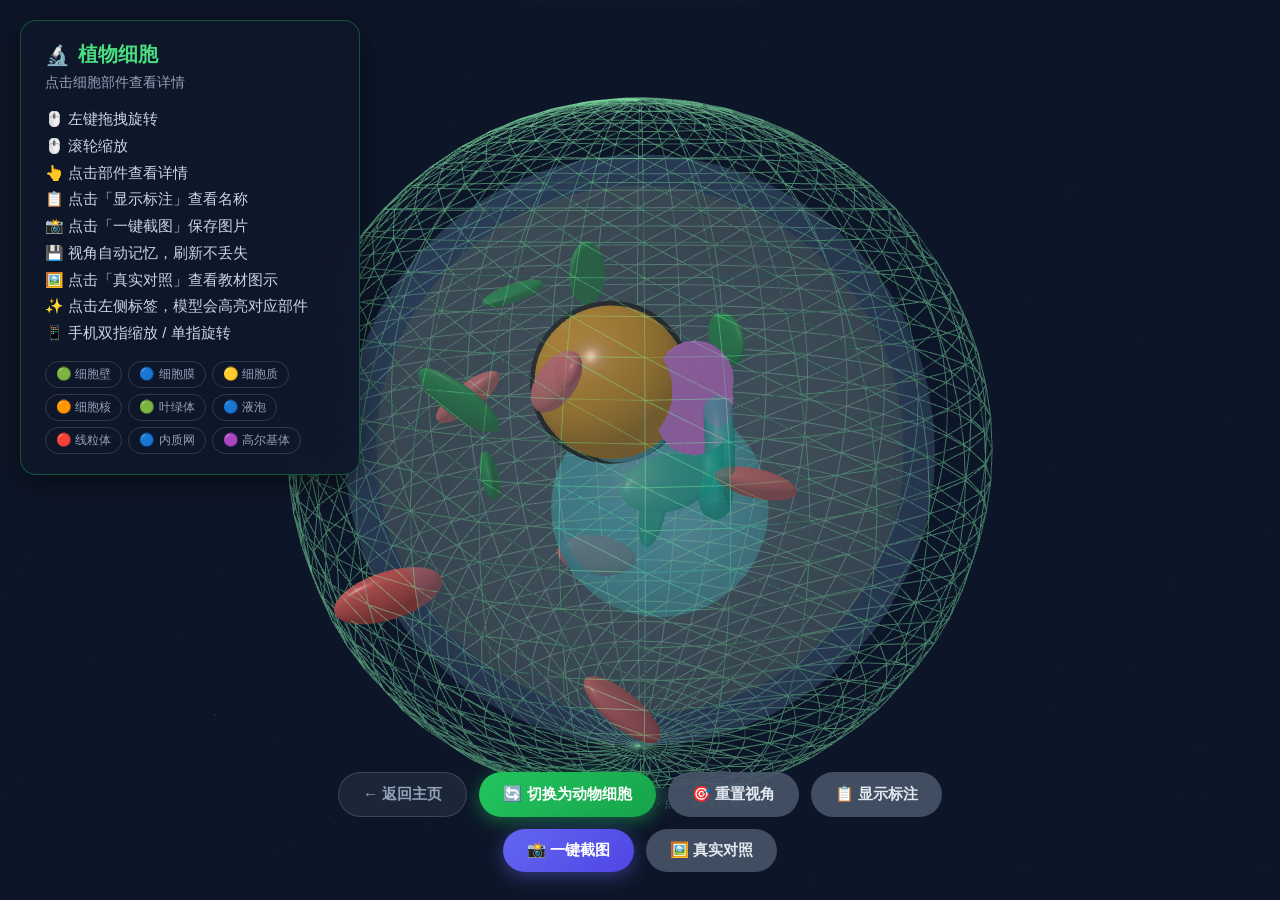
<file: 3d-cell.html>
<!DOCTYPE html>
<html lang="zh-CN">
<head>
    <meta charset="UTF-8">
    <meta name="viewport" content="width=device-width, initial-scale=1.0">
    <title>3D 细胞模型 · 生物可视化平台</title>
    <style>
        * { margin:0; padding:0; box-sizing:border-box; }
        body {
            font-family: 'Microsoft YaHei', 'PingFang SC', sans-serif;
            background: linear-gradient(135deg, #0f172a 0%, #1a2744 50%, #0f172a 100%);
            color: #f1f5f9; overflow: hidden; height: 100vh;
        }

        /* ===== 信息面板 ===== */
        #panel {
            position: fixed; top:20px; left:20px;
            background: rgba(15,23,42,0.94); backdrop-filter: blur(14px);
            padding: 20px 24px; border-radius: 16px;
            min-width: 280px; max-width: 340px;
            border: 1px solid rgba(34,197,94,0.35);
            box-shadow: 0 8px 32px rgba(0,0,0,0.5); z-index: 100;
            transition: border-color 0.3s;
        }
        #panel.highlight { border-color: rgba(34,197,94,0.85); }
        #panel h2 { color: #4ade80; font-size:1.25rem; margin-bottom:6px; display:flex; align-items:center; gap:8px; }
        #panel .sub { color: #94a3b8; font-size:0.85rem; margin-bottom:14px; }
        #panel .info { color: #cbd5e1; line-height:1.8; font-size:0.93rem; }
        #panel .info strong { color: #4ade80; font-size:1.05rem; display:block; margin-bottom:6px; }
        #panel .info .detail { color: #94a3b8; font-size:0.88rem; margin-top:8px; padding-top:8px; border-top:1px solid rgba(34,197,94,0.2); }

        /* 部件列表 */
        #part-list { margin-top: 14px; display: flex; flex-wrap: wrap; gap: 6px; }
        .part-tag {
            padding: 4px 10px; border-radius: 20px; font-size: 0.78rem;
            border: 1px solid rgba(255,255,255,0.15); cursor: pointer;
            transition: all 0.2s; color: #94a3b8;
        }
        .part-tag:hover { border-color: rgba(34,197,94,0.6); color: #4ade80; }
        .part-tag.active { background: rgba(34,197,94,0.2); border-color: #4ade80; color: #4ade80; }

        /* ===== 底部按钮 ===== */
        #btns { position:fixed; bottom:28px; left:50%; transform:translateX(-50%); display:flex; gap:12px; z-index:100; flex-wrap:wrap; justify-content:center; }
        .btn { padding:11px 24px; border-radius:28px; border:none; font-size:0.95rem; font-weight:600; cursor:pointer; transition:all 0.25s; font-family:inherit; }
        .btn-pri { background:linear-gradient(135deg,#22c55e,#16a34a); color:white; box-shadow:0 4px 18px rgba(34,197,94,0.45); }
        .btn-pri:hover { transform:scale(1.06); box-shadow:0 6px 24px rgba(34,197,94,0.6); }
        .btn-sec { background:rgba(71,85,105,0.9); color:#e2e8f0; }
        .btn-sec:hover { background:rgba(100,116,139,0.9); transform:scale(1.04); }
        .btn-home { background:rgba(30,41,59,0.9); color:#94a3b8; border:1px solid rgba(255,255,255,0.15); }
        .btn-home:hover { color:#f1f5f9; border-color:rgba(255,255,255,0.3); }
        #btn-shot { background:linear-gradient(135deg,#6366f1,#4f46e5); color:white; box-shadow:0 4px 18px rgba(99,102,241,0.45); }
        #btn-shot:hover { transform:scale(1.06); box-shadow:0 6px 24px rgba(99,102,241,0.6); }

        /* ===== 截图成功提示 ===== */
        #shotToast {
            position:fixed; top:24px; left:50%; transform:translateX(-50%) translateY(-100px);
            background:linear-gradient(135deg,#22c55e,#16a34a); color:white;
            padding:14px 28px; border-radius:24px; font-size:1rem; font-weight:600;
            z-index:9999; box-shadow:0 6px 28px rgba(34,197,94,0.5);
            transition:transform 0.4s cubic-bezier(0.34,1.56,0.64,1); pointer-events:none;
        }
        #shotToast.show { transform:translateX(-50%) translateY(0); }

        /* ===== 真实对照图面板（迭代9） ===== */
        .real-panel {
            position:fixed; top:20px; right:20px; width:380px; max-height:86vh;
            background:rgba(15,23,42,0.96); border:1.5px solid rgba(34,197,94,0.35);
            border-radius:22px; padding:22px; z-index:120;
            overflow-y:auto; transform:translateX(440px);
            transition:transform 0.45s cubic-bezier(0.34,1.56,0.64,1);
            backdrop-filter: blur(14px); box-shadow:0 12px 40px rgba(0,0,0,0.5);
        }
        .real-panel.show { transform:translateX(0); }
        .real-panel-header { display:flex; align-items:center; justify-content:space-between; margin-bottom:6px; }
        .real-panel-header h3 { margin:0; font-size:1.15rem; color:#4ade80; }
        .real-close { background:transparent; color:#94a3b8; border:none; font-size:1.3rem; cursor:pointer; }
        .real-close:hover { color:#f1f5f9; }
        .real-subtitle { color:#64748b; font-size:0.8rem; margin-bottom:18px; line-height:1.5; }
        .real-item { margin-bottom:18px; padding-bottom:14px; border-bottom:1px solid rgba(255,255,255,0.08); }
        .real-item:last-child { border-bottom:none; }
        .real-item-title { display:flex; align-items:center; gap:8px; font-weight:600; color:#e2e8f0; margin-bottom:8px; font-size:0.95rem; }
        .real-item svg { width:100%; height:110px; border-radius:12px; background:rgba(255,255,255,0.03); margin-bottom:8px; }
        .real-desc { color:#94a3b8; font-size:0.78rem; line-height:1.55; }
        @media (max-width: 900px) {
            .real-panel { width:calc(100vw - 40px); right:10px; top:10px; max-height:88vh; transform:translateY(120vh); }
            .real-panel.show { transform:translateY(0); }
        }

        /* ===== 操作提示 ===== */
        #tip {
            position:fixed; bottom:82px; left:50%; transform:translateX(-50%);
            color:#475569; font-size:0.82rem; z-index:100;
            background: rgba(15,23,42,0.7); padding:6px 16px; border-radius:20px;
            backdrop-filter: blur(8px);
        }

        /* ===== 悬浮标签 ===== */
        #label {
            position:fixed; background:rgba(0,0,0,0.9); color:#f0fdf4;
            padding:7px 16px; border-radius:18px; font-size:0.92rem; font-weight:600;
            pointer-events:none; white-space:nowrap; border:1.5px solid #22c55e;
            display:none; z-index:200; box-shadow:0 2px 12px rgba(0,0,0,0.5);
            transition: opacity 0.15s;
        }

        /* ===== 加载屏 ===== */
        #loading {
            position:fixed; inset:0; background:#0f172a;
            display:flex; flex-direction:column; align-items:center; justify-content:center;
            z-index:9999; transition: opacity 0.6s;
        }
        .spinner {
            width:54px; height:54px;
            border:4px solid rgba(34,197,94,0.12);
            border-top-color:#22c55e;
            border-radius:50%; animation:spin 0.85s linear infinite; margin-bottom:22px;
        }
        @keyframes spin { to { transform:rotate(360deg); } }
        #loading p { color:#94a3b8; font-size:1.1rem; }
        #loading .sub { color:#475569; font-size:0.85rem; margin-top:10px; }

        /* ===== 细胞切换动画 ===== */
        @keyframes fadeIn { from { opacity:0; } to { opacity:1; } }
        .fade-in { animation: fadeIn 0.5s ease; }

        /* ===== 信息弹出动画 ===== */
        @keyframes slideUp {
            from { opacity:0; transform:translateY(8px); }
            to { opacity:1; transform:translateY(0); }
        }
        .slide-up { animation: slideUp 0.3s ease; }

        /* ===== 响应式 ===== */
        @media (max-width: 480px) {
            #panel { max-width: 220px; padding: 14px 16px; font-size: 0.85rem; }
            #panel h2 { font-size: 1rem; }
            #btns { bottom: 16px; gap: 8px; }
            .btn { padding: 9px 16px; font-size: 0.85rem; }
        }

        /* ===== 标注层 ===== */
        #annotations {
            position: fixed; inset: 0; pointer-events: none; z-index: 90; display: none;
        }
        .anno-label {
            position: absolute; pointer-events: auto;
            background: rgba(15,23,42,0.88); backdrop-filter: blur(8px);
            padding: 4px 11px; border-radius: 12px;
            font-size: 0.78rem; font-weight: 600; color: #e2e8f0;
            border: 1px solid rgba(34,197,94,0.4);
            cursor: pointer; white-space: nowrap;
            transition: opacity 0.2s, transform 0.1s;
            display: flex; align-items: center; gap: 5px;
            box-shadow: 0 2px 10px rgba(0,0,0,0.4);
        }
        .anno-label:hover { transform: scale(1.1); border-color: #4ade80; color: #4ade80; }
        .anno-label.active { background: rgba(34,197,94,0.25); border-color: #4ade80; color: #4ade80; }
        .anno-dot {
            width: 9px; height: 9px; border-radius: 50%; display: inline-block;
            box-shadow: 0 0 6px currentColor; flex-shrink: 0;
        }
        .anno-line {
            position: absolute; pointer-events: none;
            height: 1.5px; transform-origin: left center;
            background: linear-gradient(90deg, rgba(34,197,94,0.7), rgba(34,197,94,0.1));
        }
    </style>
</head>
<body>

<!-- 加载屏 -->
<div id="loading">
    <div class="spinner"></div>
    <p>正在加载 3D 引擎...</p>
    <p class="sub">Three.js 本地加载，无需联网</p>
</div>

<!-- 信息面板 -->
<div id="panel">
    <h2>🔬 <span id="cell-title">植物细胞</span></h2>
    <div class="sub" id="panel-sub">点击细胞部件查看详情</div>
    <div class="info" id="info-text">
        🖱️ 左键拖拽旋转<br>
        🖱️ 滚轮缩放<br>
        👆 点击部件查看详情<br>
        📋 点击「显示标注」查看名称<br>
        📸 点击「一键截图」保存图片<br>
        💾 视角自动记忆，刷新不丢失<br>
        🖼️ 点击「真实对照」查看教材图示<br>
        ✨ 点击左侧标签，模型会高亮对应部件<br>
        📱 手机双指缩放 / 单指旋转
    </div>
    <div id="part-list"></div>
</div>

<!-- 提示文字 -->
<div id="tip">左键拖拽旋转 · 滚轮缩放 · 点击部件查看详情</div>

<!-- 底部按钮 -->
<div id="btns">
    <button class="btn btn-home" onclick="goHome()">← 返回主页</button>
    <button class="btn btn-pri" id="btn-toggle" onclick="toggleCell()">🔄 切换为动物细胞</button>
    <button class="btn btn-sec" onclick="resetView()">🎯 重置视角</button>
    <button class="btn btn-sec" id="btn-anno" onclick="toggleAnnotations()">📋 显示标注</button>
    <button class="btn btn-sec" id="btn-shot" onclick="captureScreenshot()">📸 一键截图</button>
    <button class="btn btn-sec" id="btn-real" onclick="toggleRealDiagram()">🖼️ 真实对照</button>
</div>

<!-- 真实对照图面板（迭代9） -->
<div id="realPanel" class="real-panel">
    <div class="real-panel-header">
        <h3>🖼️ 真实结构对照</h3>
        <button onclick="toggleRealDiagram()" class="real-close" aria-label="关闭">✕</button>
    </div>
    <p class="real-subtitle">教材标准图示与 3D 卡通模型对照学习</p>
    <div class="real-panel-body" id="realPanelBody"></div>
</div>

<!-- 悬浮标签 -->
<div id="label"></div>

<!-- 截图成功提示 -->
<div id="shotToast">✅ 截图已保存到下载文件夹</div>

<!-- 标注层 -->
<div id="annotations"></div>

<!-- Three.js 本地文件 -->
<script src="three.min.js"></script>
<script>
// ============================================================
// OrbitControls（精简版，支持鼠标和触摸）
// ============================================================
class OrbitControls {
    constructor(camera, domElement) {
        this.camera = camera;
        this.domElement = domElement;
        this.target = new THREE.Vector3(0,0,0);
        this.enableDamping = true;
        this.dampingFactor = 0.08;
        this.minDistance = 3;
        this.maxDistance = 14;
        this.autoRotate = true;
        this.autoRotateSpeed = 0.5;
        this.theta = 0;
        this.phi = Math.PI / 2 - 0.25;
        this.radius = 7;
        this.isDragging = false;
        this.lastX = 0;
        this.lastY = 0;
        this._lastPinchDist = 0;
        this.init();
        this.update();
    }

    init() {
        const el = this.domElement;

        // ===== 鼠标事件 =====
        el.addEventListener('mousedown', (e) => {
            this.isDragging = true;
            this.lastX = e.clientX;
            this.lastY = e.clientY;
            this.autoRotate = false;
        });
        window.addEventListener('mousemove', (e) => {
            if (!this.isDragging) return;
            const dx = e.clientX - this.lastX;
            const dy = e.clientY - this.lastY;
            this.theta -= dx * 0.007;
            this.phi -= dy * 0.007;
            this.phi = Math.max(0.08, Math.min(Math.PI - 0.08, this.phi));
            this.lastX = e.clientX;
            this.lastY = e.clientY;
        });
        window.addEventListener('mouseup', () => {
            this.isDragging = false;
            setTimeout(() => { this.autoRotate = true; }, 2000);
        });
        el.addEventListener('wheel', (e) => {
            e.preventDefault();
            this.radius += e.deltaY * 0.008;
            this.radius = Math.max(this.minDistance, Math.min(this.maxDistance, this.radius));
        }, { passive: false });

        // ===== 触摸事件（手机支持）=====
        let touchStart = null;
        el.addEventListener('touchstart', (e) => {
            if (e.touches.length === 1) {
                this.isDragging = true;
                this.lastX = e.touches[0].clientX;
                this.lastY = e.touches[0].clientY;
                this.autoRotate = false;
                touchStart = null;
            } else if (e.touches.length === 2) {
                this.isDragging = false;
                const dx = e.touches[0].clientX - e.touches[1].clientX;
                const dy = e.touches[0].clientY - e.touches[1].clientY;
                this._lastPinchDist = Math.sqrt(dx*dx + dy*dy);
                touchStart = null;
            }
        }, { passive: true });

        el.addEventListener('touchmove', (e) => {
            e.preventDefault();
            if (e.touches.length === 1 && this.isDragging) {
                const dx = e.touches[0].clientX - this.lastX;
                const dy = e.touches[0].clientY - this.lastY;
                this.theta -= dx * 0.007;
                this.phi -= dy * 0.007;
                this.phi = Math.max(0.08, Math.min(Math.PI - 0.08, this.phi));
                this.lastX = e.touches[0].clientX;
                this.lastY = e.touches[0].clientY;
            } else if (e.touches.length === 2) {
                const dx = e.touches[0].clientX - e.touches[1].clientX;
                const dy = e.touches[0].clientY - e.touches[1].clientY;
                const dist = Math.sqrt(dx*dx + dy*dy);
                const delta = this._lastPinchDist - dist;
                this.radius += delta * 0.02;
                this.radius = Math.max(this.minDistance, Math.min(this.maxDistance, this.radius));
                this._lastPinchDist = dist;
            }
        }, { passive: false });

        el.addEventListener('touchend', () => {
            this.isDragging = false;
            setTimeout(() => { this.autoRotate = true; }, 2000);
        }, { passive: true });
    }

    update() {
        if (this.autoRotate) {
            this.theta += 0.001 * this.autoRotateSpeed;
        }
        const x = this.radius * Math.sin(this.phi) * Math.cos(this.theta);
        const y = this.radius * Math.cos(this.phi);
        const z = this.radius * Math.sin(this.phi) * Math.sin(this.theta);
        this.camera.position.set(
            x + this.target.x,
            y + this.target.y,
            z + this.target.z
        );
        this.camera.lookAt(this.target);
    }
}

// ============================================================
// 细胞数据（扩充 + 修复位置分布）
// ============================================================
const CELL_DATA = {
    plant: [
        {
            name: '细胞壁',
            color: 0x86efac, r: 2.4, pos: [0,0,0],
            isWireframe: true,
            info: '植物细胞特有结构，由纤维素组成，厚而坚硬，负责支持和保护细胞，维持细胞形态。',
            emoji: '🟢'
        },
        {
            name: '细胞膜',
            color: 0x93c5fd, r: 2.05, pos: [0,0,0],
            isTransparent: true, opacity: 0.22,
            info: '由磷脂双分子层和蛋白质组成，控制物质进出细胞的选择性通透膜，具有流动性。',
            emoji: '🔵'
        },
        {
            name: '细胞质',
            color: 0xfef08a, r: 1.85, pos: [0,0,0],
            isTransparent: true, opacity: 0.08,
            info: '细胞膜以内、细胞核以外的所有生活物质，是细胞代谢的主要场所，含有各种细胞器。',
            emoji: '🟡'
        },
        {
            name: '细胞核',
            color: 0xf59e0b, r: 0.52, pos: [0.3, 0.55, 0.2],
            info: '细胞的"控制中心"，内含 DNA 遗传信息，调控细胞代谢与遗传。',
            emoji: '🟠'
        },
        {
            name: '叶绿体',
            color: 0x16a34a, r: 0.2, pos: [-0.5, 0.3, 0.4],
            cnt: 8, spread: 1.1,
            info: '植物细胞特有，含叶绿素，是光合作用的场所，能将光能转化为化学能（ATP）。',
            emoji: '🟢'
        },
        {
            name: '液泡',
            color: 0x22d3ee, r: 0.82, pos: [-0.2, -0.5, -0.15],
            isTransparent: true, opacity: 0.55,
            info: '占植物细胞体积的 90%，内含细胞液，储存水分、营养物质，调节渗透压和细胞膨胀。',
            emoji: '🔵'
        },
        {
            name: '线粒体',
            color: 0xf87171, r: 0.16, pos: [0.65, -0.3, 0.5],
            cnt: 6, spread: 1.3,
            info: '细胞能量工厂，进行有氧呼吸，分解有机物产生 ATP，为细胞一切生命活动供能。',
            emoji: '🔴'
        },
        {
            name: '内质网',
            color: 0x2dd4bf, r: 0.35, pos: [0.5, 0.1, -0.5],
            isTransparent: true, opacity: 0.5,
            info: '膜状管道系统，分粗面内质网（合成分泌蛋白）和滑面内质网（合成脂质）。',
            emoji: '🔵'
        },
        {
            name: '高尔基体',
            color: 0xe879f9, r: 0.25, pos: [0.6, 0.5, -0.35],
            cnt: 3, spread: 0.4,
            info: '蛋白质的"加工包装中心"，对内质网合成的蛋白质加工修饰，再分类运输到目标位置。',
            emoji: '🟣'
        }
    ],
    animal: [
        {
            name: '细胞膜',
            color: 0x93c5fd, r: 2.0, pos: [0,0,0],
            isTransparent: true, opacity: 0.25,
            info: '由磷脂双分子层和蛋白质组成，控制物质进出细胞，维持细胞内环境稳定。',
            emoji: '🔵'
        },
        {
            name: '细胞质',
            color: 0xfde68a, r: 1.82, pos: [0,0,0],
            isTransparent: true, opacity: 0.08,
            info: '细胞膜内除细胞核之外的部分，含有各种细胞器，是细胞代谢的重要场所。',
            emoji: '🟡'
        },
        {
            name: '细胞核',
            color: 0xf59e0b, r: 0.55, pos: [0.2, 0.5, 0.15],
            info: '细胞的控制中心，内含 DNA 遗传信息，调控细胞代谢、生长和分裂。',
            emoji: '🟠'
        },
        {
            name: '线粒体',
            color: 0xf87171, r: 0.17, pos: [0.7, -0.2, 0.5],
            cnt: 8, spread: 1.4,
            info: '细胞能量工厂，进行有氧呼吸产生 ATP。动物细胞比植物细胞含有更多线粒体。',
            emoji: '🔴'
        },
        {
            name: '核糖体',
            color: 0xa78bfa, r: 0.1, pos: [-0.5, 0.3, -0.4],
            cnt: 14, spread: 1.5,
            info: '蛋白质合成的场所，没有膜结构，由 rRNA 和蛋白质组成，广泛分布于细胞质中。',
            emoji: '🟣'
        },
        {
            name: '内质网',
            color: 0x14b8a6, r: 0.38, pos: [-0.6, -0.4, 0.3],
            isTransparent: true, opacity: 0.45,
            info: '膜状管道网络，粗面内质网上附着核糖体合成蛋白质，滑面内质网合成脂质。',
            emoji: '🔵'
        },
        {
            name: '高尔基体',
            color: 0xe879f9, r: 0.24, pos: [0.5, 0.55, -0.3],
            cnt: 3, spread: 0.4,
            info: '对内质网合成的蛋白质进行加工、分类和包装，再运输到特定位置（细胞膜或分泌出细胞）。',
            emoji: '🟣'
        },
        {
            name: '溶酶体',
            color: 0xfb923c, r: 0.15, pos: [-0.7, 0.6, 0.2],
            cnt: 5, spread: 0.8,
            info: '动物细胞特有，含有多种水解酶，负责分解衰老的细胞器和摄入的颗粒物，是细胞"清洁工"。',
            emoji: '🟠'
        },
        {
            name: '中心体',
            color: 0xfde68a, r: 0.13, pos: [0.0, 0.7, 0.6],
            cnt: 2, spread: 0.2,
            info: '动物细胞和低等植物细胞特有，参与有丝分裂时纺锤体的形成，决定细胞分裂方向。',
            emoji: '🟡'
        }
    ]
};

// ============================================================
// 细胞器形状映射（匹配教材标准图示）
// ============================================================
const ORGANELLE_SHAPES = {
    '线粒体': 'ellipsoid',   // 椭球形（香肠状）
    '叶绿体': 'disc',         // 扁平盘状
    '内质网': 'tube',          // 管状网络
    '高尔基体': 'stack',      // 堆叠扁平囊
    '中心体': 'rod'            // 短杆状
};

// ============================================================
// 主程序变量
// ============================================================
let scene, camera, renderer, controls;
let cellType = 'plant';
let cellParts = [];      // 所有可交互的 mesh（不含线框和轮廓）
let raycaster, mouse;
let hoveredPart = null;
let activePart = null;
let showAnnotations = false;
let annotationLabels = [];
let highlightOutline = null;  // 选中部件的高亮轮廓 mesh

// ============================================================
// 初始化
// ============================================================
function init() {
    scene = new THREE.Scene();
    scene.background = new THREE.Color(0x0d1628);
    scene.fog = new THREE.FogExp2(0x0d1628, 0.045);

    camera = new THREE.PerspectiveCamera(50, window.innerWidth / window.innerHeight, 0.1, 1000);
    camera.position.set(0, 1.5, 7);

    renderer = new THREE.WebGLRenderer({ antialias: true, preserveDrawingBuffer: true });
    renderer.setSize(window.innerWidth, window.innerHeight);
    renderer.setPixelRatio(Math.min(window.devicePixelRatio, 2));
    renderer.shadowMap.enabled = true;
    renderer.shadowMap.type = THREE.PCFSoftShadowMap;
    document.body.appendChild(renderer.domElement);

    // 灯光
    scene.add(new THREE.AmbientLight(0xffffff, 0.65));

    const sun = new THREE.DirectionalLight(0xffffff, 1.1);
    sun.position.set(6, 8, 5);
    sun.castShadow = true;
    scene.add(sun);

    const fill = new THREE.PointLight(0x22c55e, 0.55, 30);
    fill.position.set(-4, 3, 3);
    scene.add(fill);

    const rim = new THREE.PointLight(0x60a5fa, 0.35, 25);
    rim.position.set(3, -3, -4);
    scene.add(rim);

    // 背景粒子
    createStars();

    // 控制器
    controls = new OrbitControls(camera, renderer.domElement);

    // 射线检测
    raycaster = new THREE.Raycaster();
    mouse = new THREE.Vector2();

    // 创建细胞
    createCell();

    // 恢复上次保存的观察视角（迭代8）
    restoreView();

    // 更新标签列表
    updatePartList();

    // 事件监听
    window.addEventListener('click', onClick);
    window.addEventListener('mousemove', onMouseMove);
    window.addEventListener('resize', onResize);

    // 用户操作结束后保存视角（迭代8）
    renderer.domElement.addEventListener('mouseup', saveViewThrottled);
    renderer.domElement.addEventListener('touchend', saveViewThrottled);
    renderer.domElement.addEventListener('wheel', saveViewThrottled, { passive: true });
    // 页面关闭前最后保存一次
    window.addEventListener('beforeunload', saveView);

    // 隐藏加载屏
    setTimeout(() => {
        const ld = document.getElementById('loading');
        ld.style.opacity = '0';
        setTimeout(() => { ld.style.display = 'none'; }, 600);
    }, 500);

    animate();
}

// ============================================================
// 背景粒子（星空效果）
// ============================================================
function createStars() {
    const geo = new THREE.BufferGeometry();
    const count = 600;
    const positions = new Float32Array(count * 3);
    for (let i = 0; i < count * 3; i++) {
        positions[i] = (Math.random() - 0.5) * 60;
    }
    geo.setAttribute('position', new THREE.BufferAttribute(positions, 3));
    const mat = new THREE.PointsMaterial({ color: 0x334155, size: 0.06 });
    scene.add(new THREE.Points(geo, mat));
}

// ============================================================
// 创建细胞模型（差异化几何体 + 内存泄漏修复）
// ============================================================
function createCell() {
    // 清除旧模型（修复内存泄漏：释放 geometry/material）
    const toRemove = scene.children.filter(o => o.isMesh);
    toRemove.forEach(o => {
        scene.remove(o);
        if (o.geometry) o.geometry.dispose();
        if (o.material) {
            if (Array.isArray(o.material)) o.material.forEach(m => m.dispose());
            else o.material.dispose();
        }
    });
    cellParts = [];

    const items = CELL_DATA[cellType];

    items.forEach((item) => {
        const cnt = item.cnt || 1;
        const spread = item.spread || 0;
        const shape = ORGANELLE_SHAPES[item.name] || 'sphere';

        for (let i = 0; i < cnt; i++) {
            let geo, meshScale = [1, 1, 1];

            // 根据形状类型创建差异化几何体
            switch(shape) {
                case 'ellipsoid':
                    // 线粒体：椭球形（香肠状）
                    geo = new THREE.SphereGeometry(item.r, 32, 24);
                    meshScale = [2.0, 0.6, 1];
                    break;
                case 'disc':
                    // 叶绿体：扁平盘状
                    geo = new THREE.SphereGeometry(item.r, 32, 24);
                    meshScale = [1.7, 0.35, 1];
                    break;
                case 'tube':
                    // 内质网：管状网络（圆环表示）
                    geo = new THREE.TorusGeometry(item.r, item.r * 0.28, 10, 28);
                    break;
                case 'stack':
                    // 高尔基体：扁平囊（薄圆柱）
                    geo = new THREE.CylinderGeometry(item.r, item.r, item.r * 0.22, 24);
                    break;
                case 'rod':
                    // 中心体：短杆状（圆柱）
                    geo = new THREE.CylinderGeometry(item.r, item.r, item.r * 3.5, 16);
                    break;
                default:
                    geo = new THREE.SphereGeometry(item.r, 36, 36);
            }

            let mat;
            if (item.isWireframe) {
                mat = new THREE.MeshBasicMaterial({
                    color: item.color, wireframe: true, transparent: true, opacity: 0.3
                });
            } else if (item.isTransparent) {
                mat = new THREE.MeshPhongMaterial({
                    color: item.color, transparent: true, opacity: item.opacity,
                    shininess: 40, specular: new THREE.Color(0x444444),
                    side: THREE.DoubleSide, depthWrite: false
                });
            } else {
                mat = new THREE.MeshStandardMaterial({
                    color: item.color, roughness: 0.3, metalness: 0.05
                });
            }

            const mesh = new THREE.Mesh(geo, mat);
            mesh.scale.set(meshScale[0], meshScale[1], meshScale[2]);
            mesh.castShadow = !item.isTransparent;

            // 计算位置
            if (shape === 'stack' && cnt > 1) {
                // 高尔基体：垂直堆叠扁平囊
                const stackGap = item.r * 0.5;
                const offset = (i - (cnt - 1) / 2) * stackGap;
                mesh.position.set(
                    item.pos[0] || 0,
                    (item.pos[1] || 0) + offset,
                    item.pos[2] || 0
                );
                mesh.rotation.z = Math.PI / 2; // 横放
            } else if (shape === 'rod' && cnt > 1) {
                // 中心体：两根垂直交叉的杆
                mesh.position.set(item.pos[0] || 0, item.pos[1] || 0, item.pos[2] || 0);
                mesh.rotation.z = (i === 0) ? 0 : Math.PI / 2;
                mesh.position.x += (i === 0) ? -item.r * 0.5 : item.r * 0.5;
            } else if (cnt > 1) {
                // 黄金角分布，均匀散布
                const goldenAngle = 2.39996;
                const inclination = Math.acos(1 - 2 * (i + 0.5) / cnt);
                const azimuth = goldenAngle * i;
                const r = spread;
                mesh.position.set(
                    (item.pos[0] || 0) + r * Math.sin(inclination) * Math.cos(azimuth) + (Math.random() - 0.5) * 0.12,
                    (item.pos[1] || 0) + r * Math.cos(inclination) + (Math.random() - 0.5) * 0.1,
                    (item.pos[2] || 0) + r * Math.sin(inclination) * Math.sin(azimuth) + (Math.random() - 0.5) * 0.12
                );
                // 随机旋转，让多个实例方向不同
                if (shape === 'ellipsoid' || shape === 'disc') {
                    mesh.rotation.x = Math.random() * Math.PI;
                    mesh.rotation.y = Math.random() * Math.PI;
                    mesh.rotation.z = Math.random() * Math.PI;
                }
            } else {
                mesh.position.set(item.pos[0] || 0, item.pos[1] || 0, item.pos[2] || 0);
            }

            // 存储元数据
            mesh.userData = {
                name: item.name, info: item.info, emoji: item.emoji,
                color: item.color, shape: shape,
                isWireframe: !!item.isWireframe, isTransparent: !!item.isTransparent
            };

            scene.add(mesh);

            // 只有非线框 mesh 才加入可点击列表
            if (!item.isWireframe) {
                cellParts.push(mesh);
            }

            // 卡通轮廓（仅实体非透明单件）
            if (!item.isWireframe && !item.isTransparent && cnt === 1) {
                const outlineGeo = geo.clone();
                const ol = new THREE.Mesh(outlineGeo, new THREE.MeshBasicMaterial({
                    color: 0x000000, side: THREE.BackSide
                }));
                ol.position.copy(mesh.position);
                ol.rotation.copy(mesh.rotation);
                ol.scale.set(meshScale[0] * 1.06, meshScale[1] * 1.06, meshScale[2] * 1.06);
                scene.add(ol);
            }
        }
    });

    // 如果标注模式开启，重建标注
    if (showAnnotations) createAnnotationLabels();
}

// ============================================================
// 更新底部部件标签列表
// ============================================================
function updatePartList() {
    const list = document.getElementById('part-list');
    if (!list) return;
    list.innerHTML = '';
    const seen = new Set();
    CELL_DATA[cellType].forEach((item) => {
        if (seen.has(item.name)) return;
        seen.add(item.name);
        const tag = document.createElement('span');
        tag.className = 'part-tag';
        tag.textContent = item.emoji + ' ' + item.name;
        tag.onclick = () => focusPart(item.name);
        list.appendChild(tag);
    });
}

// ============================================================
// 点击部件标签 → 定位到对应 mesh + 显示高亮轮廓
// ============================================================
function focusPart(name) {
    const mesh = cellParts.find(m => m.userData.name === name);
    if (!mesh) return;
    showPartInfo(mesh);
    // 高亮标签
    document.querySelectorAll('.part-tag').forEach(t => {
        t.classList.toggle('active', t.textContent.includes(name));
    });
    // 高亮标注
    document.querySelectorAll('.anno-label').forEach(t => {
        t.classList.toggle('active', t.dataset.name === name);
    });
    // 在 3D 模型上显示颜色鲜明的高亮轮廓
    showHighlight(mesh);
    activePart = mesh;
}

// ============================================================
// 高亮轮廓：在选中部件外侧显示颜色鲜明的黄色轮廓
// 解决问题：点击标签时无法明确对应到模型上的具体部件
// ============================================================
function showHighlight(mesh) {
    // 移除旧轮廓
    if (highlightOutline) {
        scene.remove(highlightOutline);
        highlightOutline.geometry.dispose();
        highlightOutline.material.dispose();
        highlightOutline = null;
    }
    // clone 目标 geometry，放大 1.22 倍，用 BackSide 亮黄色材质
    const geo = mesh.geometry.clone();
    const mat = new THREE.MeshBasicMaterial({
        color: 0xfde047,        // 亮黄色
        side: THREE.BackSide,
        transparent: true,
        opacity: 0.55,
        depthWrite: false
    });
    highlightOutline = new THREE.Mesh(geo, mat);
    highlightOutline.position.copy(mesh.position);
    highlightOutline.scale.copy(mesh.scale).multiplyScalar(1.22);
    highlightOutline.rotation.copy(mesh.rotation);
    highlightOutline.userData.isHighlight = true;
    scene.add(highlightOutline);
}

function clearHighlight() {
    if (highlightOutline) {
        scene.remove(highlightOutline);
        highlightOutline.geometry.dispose();
        highlightOutline.material.dispose();
        highlightOutline = null;
    }
}

// ============================================================
// 标注模式：切换 / 创建 / 清除 / 更新位置
// ============================================================
function toggleAnnotations() {
    showAnnotations = !showAnnotations;
    const btn = document.getElementById('btn-anno');
    const layer = document.getElementById('annotations');
    btn.textContent = showAnnotations ? '📋 隐藏标注' : '📋 显示标注';
    layer.style.display = showAnnotations ? 'block' : 'none';
    if (showAnnotations) {
        createAnnotationLabels();
    } else {
        clearAnnotationLabels();
    }
}

function createAnnotationLabels() {
    clearAnnotationLabels();
    const container = document.getElementById('annotations');
    const seen = new Set();
    CELL_DATA[cellType].forEach((item) => {
        if (seen.has(item.name) || item.isWireframe) return;
        seen.add(item.name);
        const mesh = cellParts.find(m => m.userData.name === item.name);
        if (!mesh) return;
        const el = document.createElement('div');
        el.className = 'anno-label';
        el.dataset.name = item.name;
        const hex = '#' + item.color.toString(16).padStart(6, '0');
        el.innerHTML = '<span class="anno-dot" style="background:' + hex + ';color:' + hex + '"></span>' + item.emoji + ' ' + item.name;
        el.onclick = () => focusPart(item.name);
        container.appendChild(el);
        annotationLabels.push({ el: el, mesh: mesh, name: item.name });
    });
}

function clearAnnotationLabels() {
    annotationLabels.forEach(a => { if (a.el.parentNode) a.el.remove(); });
    annotationLabels = [];
}

function updateAnnotationPositions() {
    if (!showAnnotations || annotationLabels.length === 0) return;
    const w = window.innerWidth, h = window.innerHeight;
    const tmpVec = new THREE.Vector3();
    annotationLabels.forEach(a => {
        a.mesh.getWorldPosition(tmpVec);
        tmpVec.project(camera);
        const x = (tmpVec.x + 1) / 2 * w;
        const y = (-tmpVec.y + 1) / 2 * h;
        // 标注偏移到模型右侧，避免遮挡
        a.el.style.left = (x + 16) + 'px';
        a.el.style.top = (y - 12) + 'px';
        // 在相机背后时隐藏
        a.el.style.opacity = (tmpVec.z < 1 && tmpVec.z > -1) ? '0.92' : '0';
    });
}

// ============================================================
// 显示部件信息
// ============================================================
function showPartInfo(obj) {
    activePart = obj;
    const panel = document.getElementById('panel');
    const infoEl = document.getElementById('info-text');

    infoEl.className = 'info slide-up';
    infoEl.innerHTML =
        `<strong>${obj.userData.emoji} ${obj.userData.name}</strong>` +
        `${obj.userData.info}` +
        `<div class="detail">点击其他部件继续探索，或点击下方标签快速定位</div>`;

    panel.classList.add('highlight');
    setTimeout(() => panel.classList.remove('highlight'), 800);

    // 弹跳动画
    if (!obj.userData.isTransparent) {
        const s = obj.scale.clone();
        obj.scale.setScalar(s.x * 1.35);
        setTimeout(() => obj.scale.copy(s), 220);
    }
}

// ============================================================
// 鼠标移动：悬浮高亮
// ============================================================
function onMouseMove(e) {
    mouse.x = (e.clientX / window.innerWidth) * 2 - 1;
    mouse.y = -(e.clientY / window.innerHeight) * 2 + 1;
    raycaster.setFromCamera(mouse, camera);

    const hits = raycaster.intersectObjects(cellParts, false);

    // 清除旧高亮
    if (hoveredPart && !hoveredPart.userData.isWireframe) {
        // MeshStandardMaterial / MeshPhongMaterial 都有 emissive
        if (hoveredPart.material.emissive) {
            hoveredPart.material.emissive.set(0x000000);
        }
        hoveredPart = null;
    }
    document.getElementById('label').style.display = 'none';
    document.body.style.cursor = 'default';

    if (hits.length > 0) {
        const obj = hits[0].object;
        // ✅ 修复：只对有 emissive 的材质设置高亮
        if (obj.material.emissive) {
            obj.material.emissive.set(0x1a1a1a);
        }
        document.body.style.cursor = 'pointer';

        const lb = document.getElementById('label');
        lb.textContent = '👉 ' + obj.userData.name;
        lb.style.display = 'block';
        lb.style.left = (e.clientX + 18) + 'px';
        lb.style.top  = (e.clientY - 18) + 'px';

        hoveredPart = obj;
    }
}

// ============================================================
// 鼠标点击：显示详情
// ============================================================
function onClick(e) {
    mouse.x = (e.clientX / window.innerWidth) * 2 - 1;
    mouse.y = -(e.clientY / window.innerHeight) * 2 + 1;
    raycaster.setFromCamera(mouse, camera);

    const hits = raycaster.intersectObjects(cellParts, false);
    if (hits.length > 0) {
        const obj = hits[0].object;
        showPartInfo(obj);

        // 同步标签高亮
        document.querySelectorAll('.part-tag').forEach(t => {
            t.classList.toggle('active', t.textContent.includes(obj.userData.name));
        });
        document.querySelectorAll('.anno-label').forEach(t => {
            t.classList.toggle('active', t.dataset.name === obj.userData.name);
        });

        // 在 3D 模型上显示高亮轮廓
        showHighlight(obj);
        activePart = obj;

        // 发光闪烁
        if (obj.material.emissive) {
            obj.material.emissive.set(0x333333);
            setTimeout(() => { obj.material.emissive.set(0x000000); }, 500);
        }
    }
}

// ============================================================
// 切换细胞类型
// ============================================================
function toggleCell() {
    cellType = cellType === 'plant' ? 'animal' : 'plant';
    const isPlant = cellType === 'plant';

    document.getElementById('btn-toggle').textContent = isPlant ? '🔄 切换为动物细胞' : '🔄 切换为植物细胞';
    document.getElementById('cell-title').textContent = isPlant ? '植物细胞' : '动物细胞';
    document.getElementById('panel-sub').textContent = '点击细胞部件查看详情';
    document.getElementById('info-text').className = 'info slide-up';
    document.getElementById('info-text').innerHTML =
        `已切换到 <b>${isPlant ? '植物' : '动物'}细胞</b><br><br>` +
        `🖱️ 左键拖拽旋转 · 滚轮缩放<br>` +
        `👆 点击部件查看详情<br>` +
        `📋 点击「显示标注」查看名称`;

    // 重新渲染
    createCell();
    updatePartList();
    activePart = null;
    // 切换细胞类型时清除高亮轮廓
    clearHighlight();

    // 恢复该细胞类型上次的观察视角（迭代8）
    restoreView();
    hoveredPart = null;
}

// ============================================================
// 重置视角
// ============================================================
function resetView() {
    controls.radius = 7;
    controls.theta  = 0;
    controls.phi    = Math.PI / 2 - 0.25;
    controls.target.set(0, 0, 0);
    controls.autoRotate = true;
    // 清除当前类型的视角缓存，避免刷新后又恢复
    try { localStorage.removeItem(getViewKey()); } catch(e) {}
    saveView();
}

// ============================================================
// 返回主页
// ============================================================
function goHome() {
    window.location.href = 'index.html';
}

// ============================================================
// 一键截图导出（迭代7）
// ============================================================
function captureScreenshot() {
    // 确保最新一帧已渲染
    renderer.render(scene, camera);

    const canvas = renderer.domElement;
    const dataURL = canvas.toDataURL('image/png');

    // 生成文件名：细胞类型_日期时间
    const now = new Date();
    const pad = n => String(n).padStart(2, '0');
    const stamp = `${now.getFullYear()}${pad(now.getMonth()+1)}${pad(now.getDate())}_${pad(now.getHours())}${pad(now.getMinutes())}${pad(now.getSeconds())}`;
    const filename = `${cellType === 'plant' ? '植物细胞' : '动物细胞'}_${stamp}.png`;

    // 触发下载
    const link = document.createElement('a');
    link.download = filename;
    link.href = dataURL;
    document.body.appendChild(link);
    link.click();
    document.body.removeChild(link);

    // 显示成功提示
    const toast = document.getElementById('shotToast');
    toast.classList.add('show');
    setTimeout(() => toast.classList.remove('show'), 2200);

    // 按钮短暂反馈
    const btn = document.getElementById('btn-shot');
    const orig = btn.textContent;
    btn.textContent = '✅ 已保存';
    btn.disabled = true;
    setTimeout(() => { btn.textContent = orig; btn.disabled = false; }, 1500);
}

// ============================================================
// 视角本地缓存（迭代8）
// 植物细胞与动物细胞分别缓存，刷新页面后自动恢复
// ============================================================
function getViewKey() {
    return 'cellView_' + cellType;
}

function saveView() {
    if (!controls) return;
    const data = {
        radius: controls.radius,
        theta: controls.theta,
        phi: controls.phi,
        target: { x: controls.target.x, y: controls.target.y, z: controls.target.z },
        autoRotate: controls.autoRotate
    };
    try { localStorage.setItem(getViewKey(), JSON.stringify(data)); } catch(e) {}
}

function restoreView() {
    if (!controls) return;
    try {
        const raw = localStorage.getItem(getViewKey());
        if (!raw) return;
        const data = JSON.parse(raw);
        controls.radius = data.radius;
        controls.theta  = data.theta;
        controls.phi    = data.phi;
        controls.target.set(data.target.x, data.target.y, data.target.z);
        controls.autoRotate = data.autoRotate;
    } catch(e) {}
}

// 节流保存：避免频繁写入
let _saveTimer = null;
function saveViewThrottled() {
    if (_saveTimer) return;
    _saveTimer = setTimeout(() => { saveView(); _saveTimer = null; }, 600);
}

// ============================================================
// 真实结构对照图（迭代9）
// 教材标准图示，帮助学生把 3D 卡通模型与真实形态对应
// ============================================================
let showRealDiagram = false;

const REAL_DIAGRAMS = {
    plant: [
        { name: '细胞壁', emoji: '🟩', color: '#4ade80', desc: '植物细胞最外层，由纤维素构成，质地坚硬，形状规则，起支持和保护作用。显微镜下呈明显的边界。',
          svg: `<svg viewBox="0 0 200 120"><rect x="20" y="15" width="160" height="90" rx="10" fill="none" stroke="#4ade80" stroke-width="6"/><rect x="32" y="27" width="136" height="66" rx="6" fill="none" stroke="#22c55e" stroke-width="1.5" opacity="0.5"/><text x="100" y="95" fill="#4ade80" font-size="10" text-anchor="middle">厚实、规则、半透明</text></svg>` },
        { name: '细胞膜', emoji: '🧬', color: '#60a5fa', desc: '紧贴细胞壁内侧的一层薄膜，厚约 7-8 nm，由磷脂双分子层和蛋白质组成，控制物质进出。',
          svg: `<svg viewBox="0 0 200 120"><path d="M20,60 Q60,30 100,60 T180,60" fill="none" stroke="#60a5fa" stroke-width="3"/><circle cx="35" cy="50" r="4" fill="#38bdf8"/><circle cx="55" cy="55" r="4" fill="#38bdf8"/><circle cx="80" cy="45" r="4" fill="#38bdf8"/><circle cx="120" cy="55" r="4" fill="#38bdf8"/><circle cx="150" cy="48" r="4" fill="#38bdf8"/><circle cx="170" cy="55" r="4" fill="#38bdf8"/><text x="100" y="100" fill="#60a5fa" font-size="9" text-anchor="middle">磷脂双分子层 + 镶嵌蛋白质</text></svg>` },
        { name: '细胞核', emoji: '🧅', color: '#fbbf24', desc: '近似球形，外有核膜，内有核仁。在光学显微镜下被碱性染料染成深色，是遗传信息库。',
          svg: `<svg viewBox="0 0 200 120"><circle cx="100" cy="60" r="40" fill="#451a03" stroke="#fbbf24" stroke-width="3"/><circle cx="100" cy="60" r="31" fill="none" stroke="#f59e0b" stroke-width="1" opacity="0.6"/><circle cx="100" cy="60" r="10" fill="#fbbf24"/><text x="100" y="115" fill="#fbbf24" font-size="9" text-anchor="middle">核膜双层 + 核仁</text></svg>` },
        { name: '叶绿体', emoji: '🌿', color: '#22c55e', desc: '扁平椭圆形，含有叶绿素，在显微镜下呈绿色颗粒状。内部有堆叠的基粒，是光合作用场所。',
          svg: `<svg viewBox="0 0 200 120"><ellipse cx="100" cy="60" rx="70" ry="38" fill="#14532d" stroke="#22c55e" stroke-width="3"/><g stroke="#4ade80" stroke-width="2" fill="none"><ellipse cx="80" cy="60" rx="12" ry="7"/><ellipse cx="100" cy="60" rx="12" ry="7"/><ellipse cx="120" cy="60" rx="12" ry="7"/></g><text x="100" y="115" fill="#22c55e" font-size="9" text-anchor="middle">扁平椭圆 + 基粒堆叠</text></svg>` },
        { name: '线粒体', emoji: '🥖', color: '#f87171', desc: '呈棒状或椭圆形，双层膜结构，内膜向内折叠形成嵴，是细胞的“动力车间”。',
          svg: `<svg viewBox="0 0 200 120"><ellipse cx="100" cy="60" rx="55" ry="22" fill="#451a1a" stroke="#f87171" stroke-width="3"/><path d="M65,60 Q75,45 85,60 T105,60 T125,60 T145,60" fill="none" stroke="#fca5a5" stroke-width="2.5"/><text x="100" y="115" fill="#f87171" font-size="9" text-anchor="middle">双层膜 + 嵴状内膜</text></svg>` },
        { name: '液泡', emoji: '💧', color: '#818cf8', desc: '成熟植物细胞有一个大中央液泡，占据细胞体积的 90%。储存水分、色素和营养物质。',
          svg: `<svg viewBox="0 0 200 120"><rect x="30" y="20" width="140" height="80" rx="30" fill="#1e1b4b" stroke="#818cf8" stroke-width="3" opacity="0.8"/><circle cx="100" cy="60" r="45" fill="#312e81" stroke="#818cf8" stroke-width="1.5" opacity="0.6"/><text x="100" y="115" fill="#818cf8" font-size="9" text-anchor="middle">中央大液泡</text></svg>` }
    ],
    animal: [
        { name: '细胞膜', emoji: '🧬', color: '#60a5fa', desc: '动物细胞最外层，没有细胞壁。由磷脂双分子层和蛋白质构成，形态柔软、不规则。',
          svg: `<svg viewBox="0 0 200 120"><path d="M30,60 C50,20 150,20 170,60 C150,100 50,100 30,60 Z" fill="none" stroke="#60a5fa" stroke-width="3"/><circle cx="50" cy="50" r="4" fill="#38bdf8"/><circle cx="80" cy="40" r="4" fill="#38bdf8"/><circle cx="120" cy="45" r="4" fill="#38bdf8"/><circle cx="150" cy="55" r="4" fill="#38bdf8"/><text x="100" y="90" fill="#60a5fa" font-size="9" text-anchor="middle">柔软、不规则、无细胞壁</text></svg>` },
        { name: '细胞核', emoji: '🧅', color: '#fbbf24', desc: '近似球形，位于细胞中央或边缘。核膜双层，内含染色质和核仁。',
          svg: `<svg viewBox="0 0 200 120"><circle cx="100" cy="60" r="38" fill="#451a03" stroke="#fbbf24" stroke-width="3"/><circle cx="100" cy="60" r="8" fill="#fbbf24"/><text x="100" y="115" fill="#fbbf24" font-size="9" text-anchor="middle">圆形核 + 核仁</text></svg>` },
        { name: '线粒体', emoji: '🥖', color: '#f87171', desc: '棒状或椭圆形，双层膜结构，内膜折叠形成嵴，是动物细胞呼吸作用的主要场所。',
          svg: `<svg viewBox="0 0 200 120"><ellipse cx="100" cy="60" rx="55" ry="22" fill="#451a1a" stroke="#f87171" stroke-width="3"/><path d="M65,60 Q75,45 85,60 T105,60 T125,60 T145,60" fill="none" stroke="#fca5a5" stroke-width="2.5"/><text x="100" y="115" fill="#f87171" font-size="9" text-anchor="middle">双层膜 + 嵴状内膜</text></svg>` },
        { name: '内质网', emoji: '🕸️', color: '#a78bfa', desc: '由膜连接而成的管状、泡状或扁囊状结构，相互连通，像迷宫一样交织。粗面内质网附有核糖体。',
          svg: `<svg viewBox="0 0 200 120"><path d="M30,60 Q50,30 80,60 T140,60 T180,60" fill="none" stroke="#a78bfa" stroke-width="3"/><path d="M40,80 Q70,50 110,80 T180,80" fill="none" stroke="#a78bfa" stroke-width="2.5" opacity="0.7"/><path d="M60,40 Q90,20 130,40 T180,40" fill="none" stroke="#a78bfa" stroke-width="2" opacity="0.5"/><text x="100" y="110" fill="#a78bfa" font-size="9" text-anchor="middle">管状/扁囊状网络</text></svg>` },
        { name: '高尔基体', emoji: '🥞', color: '#f472b6', desc: '由多个扁平膜囊堆叠而成，周围有小囊泡。像一叠扁平的盘子，负责加工、分类和分泌蛋白质。',
          svg: `<svg viewBox="0 0 200 120"><g transform="translate(100,60)"><path d="M-50,0 Q0,-20 50,0" fill="none" stroke="#f472b6" stroke-width="3"/><path d="M-45,12 Q0,-8 45,12" fill="none" stroke="#f472b6" stroke-width="3"/><path d="M-40,24 Q0,4 40,24" fill="none" stroke="#f472b6" stroke-width="3"/><circle cx="-55" cy="-10" r="5" fill="#f9a8d4"/><circle cx="55" cy="-10" r="5" fill="#f9a8d4"/></g><text x="100" y="110" fill="#f472b6" font-size="9" text-anchor="middle">堆叠扁平囊 + 小囊泡</text></svg>` }
    ]
};

function toggleRealDiagram() {
    const panel = document.getElementById('realPanel');
    const btn = document.getElementById('btn-real');
    showRealDiagram = !showRealDiagram;
    panel.classList.toggle('show', showRealDiagram);
    btn.textContent = showRealDiagram ? '✅ 对照已开启' : '🖼️ 真实对照';
    if (showRealDiagram) renderRealDiagram();
}

function renderRealDiagram() {
    const body = document.getElementById('realPanelBody');
    const items = REAL_DIAGRAMS[cellType] || [];
    body.innerHTML = items.map(item => `
        <div class="real-item">
            <div class="real-item-title">
                <span style="font-size:1.1rem">${item.emoji}</span>
                <span style="color:${item.color}">${item.name}</span>
            </div>
            ${item.svg}
            <div class="real-desc">${item.desc}</div>
        </div>
    `).join('');
}

// ============================================================
// 窗口大小改变
// ============================================================
function onResize() {
    camera.aspect = window.innerWidth / window.innerHeight;
    camera.updateProjectionMatrix();
    renderer.setSize(window.innerWidth, window.innerHeight);
}

// ============================================================
// 渲染循环
// ============================================================
function animate() {
    requestAnimationFrame(animate);

    // 活跃部件轻微呼吸动画
    if (activePart && !activePart.userData.isTransparent) {
        const t = Date.now() * 0.002;
        const s = 1 + Math.sin(t) * 0.04;
        activePart.scale.setScalar(s);
    }

    // 高亮轮廓脉冲动画（颜色鲜明的黄色轮廓，便于辨识）
    if (highlightOutline && activePart) {
        const t = Date.now() * 0.004;
        const pulse = 1.22 + Math.sin(t) * 0.04;  // 1.18 ~ 1.26 倍脉动
        highlightOutline.scale.copy(activePart.scale).multiplyScalar(pulse);
        highlightOutline.material.opacity = 0.45 + Math.sin(t) * 0.15;  // 0.30 ~ 0.60
    }

    // 更新标注位置（随3D旋转实时追踪）
    updateAnnotationPositions();

    controls.update();
    renderer.render(scene, camera);
}

// ============================================================
// 启动
// ============================================================
window.addEventListener('DOMContentLoaded', () => {
    if (typeof THREE === 'undefined') {
        document.getElementById('loading').innerHTML =
            '<div style="color:#ef4444;font-size:1.3rem;text-align:center;">⚠️ Three.js 加载失败</div>' +
            '<div style="color:#94a3b8;font-size:0.9rem;margin-top:14px;text-align:center;">请确保 three.min.js 与本文件在同一文件夹</div>';
        return;
    }
    init();
});
</script>
</body>
</html>
</file>
<file: css/style.css>
/* ===== 生物知识可视化平台 - 全局样式 ===== */

/* 字体和变量 */
:root {
    --bg-dark: #0a0f1e;
    --bg-card: #162033;
    --bg-hover: #2a3a55;
    --text-primary: #f8fafc;
    --text-secondary: #94a3b8;
    --accent-green: #34d399;
    --accent-orange: #fb923c;
    --accent-red: #f87171;
    --accent-purple: #a78bfa;
    --accent-cyan: #22d3ee;
    --accent-pink: #f472b6;
    --border-color: #2a3a55;
    --shadow: 0 8px 32px rgba(0, 0, 0, 0.35);
}

* {
    margin: 0;
    padding: 0;
    box-sizing: border-box;
}

body {
    font-family: 'Microsoft YaHei', 'PingFang SC', -apple-system, sans-serif;
    background: linear-gradient(135deg, var(--bg-dark) 0%, #0f172a 50%, #15102a 100%);
    background-attachment: fixed;
    color: var(--text-primary);
    line-height: 1.6;
    min-height: 100vh;
}

/* 导航栏 */
.navbar {
    position: fixed;
    top: 60px;
    left: 0;
    right: 0;
    background: rgba(15, 23, 42, 0.95);
    backdrop-filter: blur(10px);
    border-bottom: 1px solid var(--border-color);
    z-index: 100;
    padding: 0 20px;
    display: flex;
    align-items: center;
    justify-content: space-between;
}

.nav-brand {
    display: flex;
    align-items: center;
    gap: 10px;
    font-size: 1.2rem;
    font-weight: bold;
}

.logo-icon {
    font-size: 1.5rem;
}

.nav-links {
    display: flex;
    list-style: none;
    gap: 5px;
}

.nav-links a {
    color: var(--text-secondary);
    text-decoration: none;
    padding: 12px 15px;
    border-radius: 8px;
    transition: all 0.3s;
    font-size: 0.9rem;
}

.nav-links a:hover,
.nav-links a.active {
    background: var(--bg-hover);
    color: var(--text-primary);
}

.mobile-toggle {
    display: none;
    background: none;
    border: none;
    color: var(--text-primary);
    font-size: 1.5rem;
    cursor: pointer;
}

/* 主内容 */
main {
    padding-top: 120px;
    padding-bottom: 60px;
}

/* 章节 */
.section {
    display: none;
    padding: 20px;
    max-width: 1400px;
    margin: 0 auto;
    animation: fadeIn 0.3s ease;
}

.section.active {
    display: block;
}

@keyframes fadeIn {
    from { opacity: 0; transform: translateY(10px); }
    to { opacity: 1; transform: translateY(0); }
}

.section-header {
    text-align: center;
    margin-bottom: 30px;
}

.section-header h2 {
    font-size: 2rem;
    margin-bottom: 10px;
}

.section-header p {
    color: var(--text-secondary);
}

/* 子导航 */
.sub-nav {
    display: flex;
    gap: 10px;
    flex-wrap: wrap;
    justify-content: center;
    margin-bottom: 30px;
    background: var(--bg-card);
    padding: 15px;
    border-radius: 12px;
}

.sub-nav-btn {
    background: var(--bg-hover);
    border: none;
    color: var(--text-secondary);
    padding: 10px 20px;
    border-radius: 20px;
    cursor: pointer;
    transition: all 0.3s;
    font-size: 0.9rem;
}

.sub-nav-btn:hover,
.sub-nav-btn.active {
    background: var(--accent-green);
    color: white;
}

/* 卡片通用 */
.card {
    background: var(--bg-card);
    border-radius: 16px;
    padding: 20px;
    border: 1px solid var(--border-color);
    transition: all 0.3s;
}

.card:hover {
    transform: translateY(-5px);
    box-shadow: var(--shadow);
}

/* 按钮 */
.btn {
    padding: 12px 30px;
    border: none;
    border-radius: 25px;
    font-size: 1rem;
    cursor: pointer;
    transition: all 0.3s;
}

.btn-primary {
    background: linear-gradient(135deg, var(--accent-green), #10b981);
    color: white;
    box-shadow: 0 4px 15px rgba(52, 211, 153, 0.35);
}

.btn-primary:hover {
    transform: scale(1.05);
    box-shadow: 0 6px 25px rgba(52, 211, 153, 0.5);
}

.btn-secondary {
    background: rgba(22, 32, 51, 0.8);
    color: var(--text-primary);
    border: 2px solid var(--accent-cyan);
    transition: all 0.3s;
}

.btn-secondary:hover {
    background: linear-gradient(135deg, var(--accent-cyan), #0891b2);
    border-color: transparent;
    box-shadow: 0 6px 25px rgba(34, 211, 238, 0.35);
}

/* ===== 首页 ===== */
.hero {
    display: flex;
    align-items: center;
    gap: 50px;
    padding: 70px 45px 55px;
    margin-top: 25px;
    background: linear-gradient(135deg, rgba(22, 32, 51, 0.95) 0%, rgba(21, 39, 74, 0.95) 100%);
    border-radius: 28px;
    margin-bottom: 45px;
    border: 1px solid rgba(255, 255, 255, 0.06);
    box-shadow: 0 24px 60px rgba(0, 0, 0, 0.35), inset 0 1px 0 rgba(255, 255, 255, 0.05);
}

.hero-content {
    flex: 1;
}

.hero-title {
    font-size: 3.3rem;
    line-height: 1.15;
    margin-bottom: 18px;
    background: linear-gradient(135deg, var(--accent-green), var(--accent-cyan), var(--accent-purple));
    -webkit-background-clip: text;
    -webkit-text-fill-color: transparent;
    filter: drop-shadow(0 4px 20px rgba(52, 211, 153, 0.25));
}

.hero-subtitle {
    font-size: 1.4rem;
    color: var(--accent-green);
    margin-bottom: 15px;
    font-weight: 600;
}

.hero-desc {
    color: var(--text-secondary);
    margin-bottom: 28px;
    font-size: 1.15rem;
    line-height: 1.7;
}

.hero-buttons {
    display: flex;
    gap: 15px;
}

.hero-visual {
    flex: 1;
    display: flex;
    justify-content: center;
    align-items: center;
}

/* 细胞动画 */
.cell-animation {
    width: 200px;
    height: 200px;
    position: relative;
}

.cell {
    width: 150px;
    height: 150px;
    background: linear-gradient(135deg, var(--accent-purple), var(--accent-pink));
    border-radius: 50%;
    position: relative;
    animation: pulse 2s ease-in-out infinite;
}

.nucleus {
    width: 50px;
    height: 50px;
    background: var(--accent-red);
    border-radius: 50%;
    position: absolute;
    top: 50%;
    left: 50%;
    transform: translate(-50%, -50%);
}

.organelle {
    width: 20px;
    height: 20px;
    background: var(--accent-green);
    border-radius: 50%;
    position: absolute;
    animation: orbit 4s linear infinite;
}

.organelle:nth-child(2) {
    animation-delay: -2s;
}

@keyframes pulse {
    0%, 100% { transform: scale(1); }
    50% { transform: scale(1.05); }
}

@keyframes orbit {
    0% { top: 50%; left: 75%; }
    25% { top: 25%; left: 50%; }
    50% { top: 50%; left: 25%; }
    75% { top: 75%; left: 50%; }
    100% { top: 50%; left: 75%; }
}

/* 五大板块卡片 */
.section-cards {
    display: grid;
    grid-template-columns: repeat(auto-fit, minmax(250px, 1fr));
    gap: 20px;
    margin-bottom: 40px;
}

.section-card {
    background: linear-gradient(145deg, rgba(22, 32, 51, 0.95) 0%, rgba(30, 41, 59, 0.95) 100%);
    border-radius: 20px;
    padding: 28px;
    cursor: pointer;
    transition: all 0.35s cubic-bezier(0.4, 0, 0.2, 1);
    border: 1px solid rgba(255, 255, 255, 0.06);
    position: relative;
    overflow: hidden;
    box-shadow: 0 8px 24px rgba(0, 0, 0, 0.25);
}

.section-card::before {
    content: '';
    position: absolute;
    top: 0;
    left: 0;
    right: 0;
    height: 5px;
    background: var(--card-color, var(--accent-green));
    box-shadow: 0 0 15px var(--card-color, var(--accent-green));
}

.section-card:hover {
    transform: translateY(-10px) scale(1.02);
    border-color: var(--card-color, var(--accent-green));
    box-shadow: 0 20px 50px rgba(0, 0, 0, 0.45), 0 0 30px rgba(255, 255, 255, 0.06);
}

.section-card h3 {
    font-size: 1.4rem;
    margin-bottom: 12px;
}

.section-card p {
    color: var(--text-secondary);
    font-size: 0.92rem;
    margin-bottom: 18px;
    line-height: 1.6;
}

.card-icon {
    font-size: 3.2rem;
    margin-bottom: 18px;
    filter: drop-shadow(0 4px 8px rgba(0, 0, 0, 0.2));
}

.card-tags {
    display: flex;
    flex-wrap: wrap;
    gap: 8px;
}

.card-tags span {
    background: rgba(255, 255, 255, 0.08);
    padding: 5px 12px;
    border-radius: 14px;
    font-size: 0.8rem;
    color: var(--text-secondary);
    border: 1px solid rgba(255, 255, 255, 0.05);
}

/* 学习统计 */
.learning-stats {
    display: grid;
    grid-template-columns: repeat(4, 1fr);
    gap: 20px;
}

.stat-card {
    background: var(--bg-card);
    border-radius: 16px;
    padding: 25px;
    text-align: center;
}

.stat-value {
    font-size: 2.5rem;
    font-weight: bold;
    background: linear-gradient(135deg, var(--accent-green), var(--accent-cyan));
    -webkit-background-clip: text;
    -webkit-text-fill-color: transparent;
}

.stat-label {
    color: var(--text-secondary);
    margin-top: 5px;
}

/* 知识面板 */
.knowledge-panel {
    background: var(--bg-card);
    border-radius: 16px;
    padding: 25px;
    margin-top: 20px;
}

.knowledge-header {
    display: flex;
    align-items: center;
    gap: 15px;
    margin-bottom: 15px;
}

.knowledge-icon {
    font-size: 2rem;
}

.knowledge-body {
    color: var(--text-secondary);
}

.knowledge-body ul {
    list-style: none;
    margin-top: 15px;
}

.knowledge-body li {
    padding: 8px 0;
    padding-left: 20px;
    position: relative;
    border-bottom: 1px solid var(--border-color);
}

.knowledge-body li::before {
    content: '•';
    position: absolute;
    left: 0;
    color: var(--accent-green);
}

.grade-tags {
    display: flex;
    gap: 10px;
    margin-top: 15px;
}

.grade-tag {
    padding: 5px 15px;
    border-radius: 15px;
    font-size: 0.85rem;
}

.grade-tag.low {
    background: rgba(34, 197, 94, 0.2);
    color: var(--accent-green);
}

.grade-tag.mid {
    background: rgba(245, 158, 11, 0.2);
    color: var(--accent-orange);
}

.grade-tag.high {
    background: rgba(139, 92, 246, 0.2);
    color: var(--accent-purple);
}

.hint-text {
    color: var(--text-secondary);
    font-style: italic;
    text-align: center;
    padding: 30px;
}

/* 朗读按钮 */
.speak-btn {
    background: linear-gradient(135deg, var(--accent-purple), var(--accent-pink));
    color: white;
    border: none;
    padding: 10px 20px;
    border-radius: 20px;
    cursor: pointer;
    margin-top: 15px;
    transition: all 0.3s;
}

.speak-btn:hover {
    transform: scale(1.05);
    box-shadow: 0 5px 15px rgba(139, 92, 246, 0.4);
}

/* 介绍框 */
.intro-box {
    background: var(--bg-card);
    padding: 20px;
    border-radius: 12px;
    margin-bottom: 20px;
    display: flex;
    justify-content: space-between;
    align-items: center;
}

/* 植物内容区 */
.plant-content {
    display: none;
}

.plant-content.active {
    display: block;
}

/* 植物SVG容器 */
.plant-container {
    background: linear-gradient(to bottom, #87CEEB 0%, #87CEEB 50%, #8B4513 50%, #8B4513 100%);
    border-radius: 16px;
    padding: 20px;
    min-height: 400px;
}

.plant-svg {
    width: 100%;
    max-width: 500px;
    margin: 0 auto;
    display: block;
}

.plant-part {
    cursor: pointer;
    transition: all 0.3s;
}

.plant-part:hover {
    filter: brightness(1.2);
    transform: scale(1.05);
}

.part-label {
    font-size: 14px;
    font-weight: bold;
    cursor: pointer;
}

.interactive-plant {
    display: grid;
    grid-template-columns: 1fr 1fr;
    gap: 20px;
}

/* 动物内容区 */
.animal-content {
    display: none;
}

.animal-content.active {
    display: block;
}

/* 人体内容区 */
.human-content {
    display: none;
}

.human-content.active {
    display: block;
}

/* 细胞内容区 */
.cell-content {
    display: none;
}

.cell-content.active {
    display: block;
}

/* 生命科学内容区 */
.life-content {
    display: none;
}

.life-content.active {
    display: block;
}

/* 响应式 */
@media (max-width: 1024px) {
    .hero {
        flex-direction: column;
        text-align: center;
    }
    
    .hero-buttons {
        justify-content: center;
    }
    
    .interactive-plant {
        grid-template-columns: 1fr;
    }
    
    .learning-stats {
        grid-template-columns: repeat(2, 1fr);
    }
}

@media (max-width: 768px) {
    .nav-links {
        display: none;
        position: absolute;
        top: 100%;
        left: 0;
        right: 0;
        background: var(--bg-card);
        flex-direction: column;
        padding: 20px;
    }
    
    .nav-links.show {
        display: flex;
    }
    
    .mobile-toggle {
        display: block;
    }
    
    .hero-title {
        font-size: 2rem;
    }
    
    .section-cards {
        grid-template-columns: 1fr;
    }
    
    .learning-stats {
        grid-template-columns: 1fr;
    }
    
    .sub-nav {
        overflow-x: auto;
        flex-wrap: nowrap;
        -webkit-overflow-scrolling: touch;
    }
    
    .sub-nav-btn {
        flex-shrink: 0;
    }
}

/* 页脚 */
.footer {
    background: var(--bg-card);
    padding: 30px;
    text-align: center;
    margin-top: 60px;
    border-top: 1px solid var(--border-color);
}

.footer-content p {
    color: var(--text-secondary);
    margin-bottom: 5px;
}

/* 通用样式 */
.highlight {
    color: var(--accent-green);
}

/* 滚动条 */
::-webkit-scrollbar {
    width: 8px;
}

::-webkit-scrollbar-track {
    background: var(--bg-dark);
}

::-webkit-scrollbar-thumb {
    background: var(--border-color);
    border-radius: 4px;
}

::-webkit-scrollbar-thumb:hover {
    background: var(--text-secondary);
}

/* 浅色主题 */
body.light-theme {
    --bg-dark: #f8fafc;
    --bg-card: #ffffff;
    --bg-hover: #f1f5f9;
    --text-primary: #1e293b;
    --text-secondary: #64748b;
    --border-color: #e2e8f0;
    --shadow: 0 4px 20px rgba(0, 0, 0, 0.1);
}

/* 导航操作按钮 */
.nav-actions {
    display: none;
}

@media (min-width: 769px) {
    .nav-actions {
        display: flex;
        gap: 8px;
    }
}

.nav-action-btn {
    background: var(--bg-hover);
    border: none;
    padding: 8px 12px;
    border-radius: 8px;
    cursor: pointer;
    font-size: 1.1rem;
    transition: all 0.3s;
    color: var(--text-primary);
}

.nav-action-btn:hover {
    background: var(--accent-green);
    transform: scale(1.1);
}

/* 主题切换按钮 */
.theme-toggle {
    background: var(--bg-hover);
    border: none;
    padding: 6px 10px;
    border-radius: 8px;
    cursor: pointer;
    font-size: 1rem;
    transition: all 0.3s;
    margin-right: 5px;
}

.theme-toggle:hover {
    background: var(--accent-purple);
    transform: scale(1.1);
}

/* 音频朗读控制按钮 */
.audio-toggle {
    background: var(--bg-hover);
    border: none;
    padding: 6px 10px;
    border-radius: 8px;
    cursor: pointer;
    font-size: 1rem;
    transition: all 0.3s;
    margin-right: 5px;
    position: relative;
    overflow: hidden;
}

.audio-toggle:hover {
    transform: scale(1.1);
}

.audio-toggle.playing {
    background: linear-gradient(135deg, #22c55e, #16a34a);
    color: white;
    box-shadow: 0 0 12px rgba(34, 197, 94, 0.5);
    animation: audioPulse 1.5s infinite;
}

.audio-toggle.paused {
    background: linear-gradient(135deg, #f59e0b, #d97706);
    color: white;
}

.audio-toggle.muted {
    background: var(--bg-hover);
    opacity: 0.6;
}

@keyframes audioPulse {
    0% { box-shadow: 0 0 0 0 rgba(34, 197, 94, 0.4); }
    70% { box-shadow: 0 0 0 8px rgba(34, 197, 94, 0); }
    100% { box-shadow: 0 0 0 0 rgba(34, 197, 94, 0); }
}

/* 搜索系统 */
.search-overlay {
    position: fixed;
    top: 0; left: 0; right: 0; bottom: 0;
    background: rgba(0, 0, 0, 0.7);
    z-index: 1000;
    display: none;
}

.search-overlay.active { display: block; }

.search-container {
    position: fixed;
    top: 100px; left: 50%;
    transform: translateX(-50%);
    width: 90%; max-width: 600px;
    background: var(--bg-card);
    border-radius: 16px;
    box-shadow: var(--shadow);
    z-index: 1001;
    display: none;
    overflow: hidden;
}

.search-container.active {
    display: block;
    animation: slideDown 0.3s ease;
}

@keyframes slideDown {
    from { opacity: 0; transform: translateX(-50%) translateY(-20px); }
    to { opacity: 1; transform: translateX(-50%) translateY(0); }
}

.search-header {
    display: flex;
    align-items: center;
    padding: 15px 20px;
    border-bottom: 1px solid var(--border-color);
}

.search-input {
    flex: 1;
    background: var(--bg-hover);
    border: none;
    padding: 12px 15px;
    border-radius: 10px;
    font-size: 1rem;
    color: var(--text-primary);
    outline: none;
}

.search-input::placeholder { color: var(--text-secondary); }

.search-close {
    background: none;
    border: none;
    padding: 10px;
    cursor: pointer;
    color: var(--text-secondary);
    font-size: 1.2rem;
    margin-left: 10px;
}

.search-close:hover { color: var(--accent-red); }

.search-results {
    max-height: 400px;
    overflow-y: auto;
    padding: 15px;
}

.search-hint {
    text-align: center;
    color: var(--text-secondary);
    padding: 30px;
}

.search-result-item {
    display: flex;
    align-items: flex-start;
    gap: 12px;
    padding: 12px;
    border-radius: 10px;
    cursor: pointer;
    transition: all 0.3s;
}

.search-result-item:hover { background: var(--bg-hover); }

.search-result-icon { font-size: 1.5rem; flex-shrink: 0; }

.search-result-content { flex: 1; }

.search-result-title { font-weight: bold; margin-bottom: 4px; }

.search-result-desc { font-size: 0.85rem; color: var(--text-secondary); }

.search-result-section {
    font-size: 0.75rem;
    color: var(--accent-green);
    background: rgba(34, 197, 94, 0.1);
    padding: 2px 8px;
    border-radius: 10px;
    display: inline-block;
    margin-top: 5px;
}

/* 收藏面板 */
.favorites-panel {
    position: fixed;
    top: 0; right: -350px;
    width: 350px; height: 100%;
    background: var(--bg-card);
    box-shadow: -5px 0 20px rgba(0, 0, 0, 0.3);
    z-index: 200;
    transition: right 0.3s ease;
    display: flex;
    flex-direction: column;
}

.favorites-panel.active { right: 0; }

.favorites-header {
    display: flex;
    justify-content: space-between;
    align-items: center;
    padding: 20px;
    border-bottom: 1px solid var(--border-color);
}

.favorites-header h3 { color: var(--accent-pink); }

.fav-close {
    background: none; border: none;
    cursor: pointer; font-size: 1.2rem;
    color: var(--text-secondary);
}

.fav-close:hover { color: var(--accent-red); }

.favorites-list {
    flex: 1; overflow-y: auto;
    padding: 15px;
}

.fav-empty {
    text-align: center;
    color: var(--text-secondary);
    padding: 30px;
}

.fav-item {
    display: flex;
    align-items: center;
    gap: 10px;
    padding: 12px;
    background: var(--bg-hover);
    border-radius: 10px;
    margin-bottom: 10px;
    cursor: pointer;
    transition: all 0.3s;
}

.fav-item:hover { transform: translateX(-5px); }

.fav-item-icon { font-size: 1.3rem; }

.fav-item-content { flex: 1; }

.fav-item-title { font-weight: bold; font-size: 0.9rem; }

.fav-item-section { font-size: 0.75rem; color: var(--text-secondary); }

.fav-item-remove {
    background: none; border: none;
    cursor: pointer; color: var(--text-secondary);
    font-size: 1rem;
}

.fav-item-remove:hover { color: var(--accent-red); }

/* 笔记面板 */
.notes-panel {
    position: fixed;
    top: 0; right: -400px;
    width: 400px; height: 100%;
    background: var(--bg-card);
    box-shadow: -5px 0 20px rgba(0, 0, 0, 0.3);
    z-index: 200;
    transition: right 0.3s ease;
    display: flex;
    flex-direction: column;
}

.notes-panel.active { right: 0; }

.notes-header {
    display: flex;
    justify-content: space-between;
    align-items: center;
    padding: 20px;
    border-bottom: 1px solid var(--border-color);
}

.notes-header h3 { color: var(--accent-cyan); }

.notes-actions { display: flex; gap: 10px; align-items: center; }

.notes-btn {
    background: var(--accent-cyan);
    border: none; padding: 6px 12px;
    border-radius: 6px; cursor: pointer;
    font-size: 0.85rem; color: white;
}

.notes-btn:hover { opacity: 0.9; }

.notes-input {
    flex: 1;
    background: var(--bg-hover);
    border: none;
    padding: 15px;
    font-size: 0.95rem;
    color: var(--text-primary);
    resize: none;
    font-family: inherit;
    line-height: 1.8;
}

.notes-input:focus { outline: none; }

.notes-input::placeholder { color: var(--text-secondary); }

.notes-tips {
    padding: 10px 15px;
    border-top: 1px solid var(--border-color);
}

.notes-tips p { font-size: 0.8rem; color: var(--text-secondary); }

/* 学习进度 */
.learning-progress {
    background: var(--bg-card);
    border-radius: 16px;
    padding: 25px;
    margin: 30px 0;
}

.learning-progress h2 { margin-bottom: 20px; color: var(--text-primary); }

.progress-grid {
    display: grid;
    grid-template-columns: repeat(auto-fit, minmax(200px, 1fr));
    gap: 15px;
    margin-bottom: 20px;
}

.progress-item {
    display: flex;
    align-items: center;
    gap: 12px;
    background: var(--bg-hover);
    padding: 15px;
    border-radius: 12px;
    cursor: pointer;
    transition: all 0.3s;
}

.progress-item:hover {
    transform: scale(1.02);
    background: var(--bg-card);
}

.progress-icon { font-size: 2rem; }

.progress-info { flex: 1; }

.progress-name {
    font-weight: bold;
    font-size: 0.9rem;
    display: block;
    margin-bottom: 8px;
}

.progress-bar {
    height: 8px;
    background: var(--bg-dark);
    border-radius: 4px;
    overflow: hidden;
}

.progress-fill {
    height: 100%;
    background: linear-gradient(90deg, var(--accent-green), var(--accent-cyan));
    border-radius: 4px;
    transition: width 0.5s ease;
}

.progress-text {
    font-size: 0.8rem;
    color: var(--text-secondary);
    display: block;
    text-align: right;
    margin-top: 4px;
}

.overall-progress {
    background: linear-gradient(135deg, var(--accent-green), var(--accent-cyan));
    padding: 20px;
    border-radius: 12px;
    color: white;
}

.overall-info {
    display: flex;
    justify-content: space-between;
    margin-bottom: 10px;
}

.overall-label { font-weight: bold; }

.overall-percent { font-size: 1.5rem; font-weight: bold; }

.overall-bar {
    height: 12px;
    background: rgba(255, 255, 255, 0.3);
    border-radius: 6px;
    overflow: hidden;
}

.overall-fill {
    height: 100%;
    background: white;
    border-radius: 6px;
    transition: width 0.5s ease;
}

/* 收藏按钮 */
.fav-btn {
    background: none;
    border: none;
    font-size: 1.5rem;
    cursor: pointer;
    transition: all 0.3s;
    color: var(--text-secondary);
    margin-left: auto;
}

.fav-btn:hover { transform: scale(1.2); color: var(--accent-pink); }

.fav-btn.active {
    color: var(--accent-pink);
    animation: heartBeat 0.5s ease;
}

@keyframes heartBeat {
    0%, 100% { transform: scale(1); }
    50% { transform: scale(1.3); }
}

.knowledge-header {
    display: flex;
    align-items: center;
    gap: 10px;
    flex-wrap: wrap;
}

/* ===== 新手引导 ===== */
.onboarding-overlay {
    position: fixed;
    inset: 0;
    background: rgba(0, 0, 0, 0.75);
    backdrop-filter: blur(6px);
    z-index: 9999;
    display: flex;
    align-items: center;
    justify-content: center;
    padding: 20px;
}

.onboarding-modal {
    background: var(--bg-card);
    border: 1px solid var(--border-color);
    border-radius: 24px;
    padding: 36px 32px;
    max-width: 460px;
    width: 100%;
    text-align: center;
    box-shadow: 0 20px 60px rgba(0, 0, 0, 0.5);
    position: relative;
    overflow: hidden;
}

.onboarding-modal::before {
    content: '';
    position: absolute;
    top: 0;
    left: 0;
    right: 0;
    height: 4px;
    background: linear-gradient(90deg, var(--accent-green), var(--accent-cyan), var(--accent-purple));
}

.onboarding-step {
    display: none;
    animation: fadeInUp 0.4s ease;
}

.onboarding-step.active {
    display: block;
}

.onboarding-icon {
    font-size: 4rem;
    margin-bottom: 16px;
    animation: floatIcon 3s ease-in-out infinite;
}

.onboarding-step h2 {
    color: var(--accent-green);
    margin-bottom: 12px;
    font-size: 1.5rem;
}

.onboarding-step p {
    color: var(--text-secondary);
    line-height: 1.7;
    margin-bottom: 20px;
}

.onboarding-preview {
    display: flex;
    flex-wrap: wrap;
    justify-content: center;
    gap: 10px;
    margin: 18px 0 24px;
}

.onboarding-preview span {
    background: rgba(255, 255, 255, 0.06);
    border: 1px solid rgba(255, 255, 255, 0.1);
    padding: 8px 14px;
    border-radius: 20px;
    font-size: 0.9rem;
}

.onboarding-dots {
    display: flex;
    justify-content: center;
    gap: 8px;
    margin: 20px 0;
}

.onboarding-dots .dot {
    width: 8px;
    height: 8px;
    border-radius: 50%;
    background: rgba(255, 255, 255, 0.2);
    transition: all 0.3s;
}

.onboarding-dots .dot.active {
    background: var(--accent-green);
    width: 22px;
    border-radius: 4px;
}

.onboarding-actions {
    display: flex;
    justify-content: center;
    gap: 12px;
    margin-top: 8px;
}

.onboarding-actions .btn {
    padding: 10px 24px;
    border-radius: 20px;
    font-size: 0.95rem;
}

@keyframes fadeInUp {
    from { opacity: 0; transform: translateY(20px); }
    to { opacity: 1; transform: translateY(0); }
}

@keyframes floatIcon {
    0%, 100% { transform: translateY(0); }
    50% { transform: translateY(-8px); }
}
</file>
<file: css/game.css>
/* ===== 游戏化系统样式 ===== */

/* 游戏状态栏 */
.game-bar {
    position: fixed;
    top: 0;
    left: 0;
    right: 0;
    background: rgba(15, 23, 42, 0.95);
    backdrop-filter: blur(10px);
    padding: 10px 20px;
    display: flex;
    align-items: center;
    justify-content: space-between;
    z-index: 1000;
    border-bottom: 1px solid var(--border-color);
}

.xp-bar {
    display: flex;
    align-items: center;
    gap: 10px;
    flex: 1;
    max-width: 300px;
}

.level-icon {
    font-size: 1.5rem;
}

.xp-progress {
    flex: 1;
    height: 12px;
    background: var(--bg-hover);
    border-radius: 6px;
    overflow: hidden;
}

.xp-fill {
    height: 100%;
    background: linear-gradient(90deg, var(--accent-green), var(--accent-cyan));
    border-radius: 6px;
    transition: width 0.5s ease;
}

.xp-text {
    font-size: 0.85rem;
    color: var(--text-secondary);
    min-width: 60px;
}

.badges-display {
    display: flex;
    align-items: center;
    gap: 15px;
}

.badge-btn {
    background: var(--bg-hover);
    border: none;
    color: var(--text-primary);
    padding: 8px 15px;
    border-radius: 20px;
    cursor: pointer;
    display: flex;
    align-items: center;
    gap: 5px;
    transition: all 0.3s;
}

.badge-btn:hover {
    background: var(--accent-purple);
}

.audio-toggle {
    background: var(--bg-hover);
    border: none;
    color: var(--text-primary);
    padding: 8px 15px;
    border-radius: 20px;
    cursor: pointer;
    font-size: 1.1rem;
    transition: all 0.3s;
}

.audio-toggle:hover {
    background: var(--accent-cyan);
}

.audio-toggle.muted {
    opacity: 0.5;
}

/* 徽章弹窗 */
.badges-modal {
    display: none;
    position: fixed;
    top: 0;
    left: 0;
    right: 0;
    bottom: 0;
    background: rgba(0, 0, 0, 0.8);
    z-index: 2000;
    justify-content: center;
    align-items: center;
}

.badges-modal.show {
    display: flex;
}

.badges-content {
    background: var(--bg-card);
    padding: 30px;
    border-radius: 20px;
    max-width: 600px;
    width: 90%;
    max-height: 80vh;
    overflow-y: auto;
}

.badges-content h2 {
    text-align: center;
    margin-bottom: 25px;
}

.badges-grid {
    display: grid;
    grid-template-columns: repeat(auto-fit, minmax(130px, 1fr));
    gap: 15px;
}

.badge-item {
    background: var(--bg-hover);
    padding: 20px;
    border-radius: 12px;
    text-align: center;
    transition: all 0.3s;
    border: 2px solid transparent;
}

.badge-item.earned {
    border-color: var(--accent-green);
    background: rgba(34, 197, 94, 0.1);
}

.badge-item.locked {
    opacity: 0.5;
    filter: grayscale(1);
}

.badge-item .badge-icon {
    font-size: 2.5rem;
    display: block;
    margin-bottom: 10px;
}

.badge-item .badge-name {
    font-weight: bold;
    font-size: 0.9rem;
    margin-bottom: 5px;
}

.badge-item .badge-req {
    font-size: 0.75rem;
    color: var(--text-secondary);
}

.close-btn {
    display: block;
    margin: 25px auto 0;
    background: var(--accent-green);
    color: white;
    border: none;
    padding: 12px 30px;
    border-radius: 25px;
    cursor: pointer;
    transition: all 0.3s;
}

.close-btn:hover {
    transform: scale(1.05);
}

/* 徽章获得动画 */
.badge-earned {
    position: fixed;
    top: 50%;
    left: 50%;
    transform: translate(-50%, -50%);
    z-index: 3000;
    animation: badgePopIn 0.5s ease;
}

@keyframes badgePopIn {
    0% { transform: translate(-50%, -50%) scale(0); opacity: 0; }
    50% { transform: translate(-50%, -50%) scale(1.2); }
    100% { transform: translate(-50%, -50%) scale(1); opacity: 1; }
}

.badge-earned-content {
    background: linear-gradient(135deg, var(--accent-purple), var(--accent-pink));
    padding: 40px 60px;
    border-radius: 20px;
    text-align: center;
    box-shadow: 0 10px 50px rgba(139, 92, 246, 0.5);
}

.badge-earned-content .badge-icon {
    font-size: 5rem;
    display: block;
    margin-bottom: 15px;
    animation: bounce 0.5s ease infinite alternate;
}

@keyframes bounce {
    from { transform: translateY(0); }
    to { transform: translateY(-10px); }
}

.badge-earned-content .badge-name {
    font-size: 1.5rem;
    font-weight: bold;
    color: white;
}

/* 进度提示 */
.progress-toast {
    position: fixed;
    bottom: 20px;
    right: 20px;
    background: var(--bg-card);
    padding: 15px 25px;
    border-radius: 12px;
    display: flex;
    align-items: center;
    gap: 15px;
    box-shadow: var(--shadow);
    z-index: 1500;
    animation: slideIn 0.3s ease;
    border-left: 4px solid var(--accent-green);
}

@keyframes slideIn {
    from { transform: translateX(100%); opacity: 0; }
    to { transform: translateX(0); opacity: 1; }
}

.progress-toast .toast-icon {
    font-size: 1.5rem;
}

.progress-toast .toast-text {
    font-size: 0.9rem;
}

.progress-toast .toast-xp {
    color: var(--accent-green);
    font-weight: bold;
}

/* XP 获得动画 */
.xp-gain {
    position: fixed;
    font-size: 1.2rem;
    font-weight: bold;
    color: var(--accent-green);
    pointer-events: none;
    animation: xpFloat 1s ease forwards;
    z-index: 1500;
}

@keyframes xpFloat {
    0% { opacity: 1; transform: translateY(0); }
    100% { opacity: 0; transform: translateY(-50px); }
}

/* 成就完成提示 */
.achievement-complete {
    position: fixed;
    top: 80px;
    right: 20px;
    background: linear-gradient(135deg, var(--accent-green), var(--accent-cyan));
    color: white;
    padding: 15px 25px;
    border-radius: 12px;
    display: flex;
    align-items: center;
    gap: 10px;
    box-shadow: 0 5px 20px rgba(34, 197, 94, 0.4);
    z-index: 1500;
    animation: slideInRight 0.3s ease;
}

@keyframes slideInRight {
    from { transform: translateX(100%); }
    to { transform: translateX(0); }
}

.achievement-complete .ach-icon {
    font-size: 1.5rem;
}

/* 游戏按钮样式增强 */
.game-btn {
    position: relative;
    overflow: hidden;
}

.game-btn::after {
    content: '';
    position: absolute;
    top: 50%;
    left: 50%;
    width: 0;
    height: 0;
    background: rgba(255, 255, 255, 0.2);
    border-radius: 50%;
    transform: translate(-50%, -50%);
    transition: width 0.6s, height 0.6s;
}

.game-btn:active::after {
    width: 300px;
    height: 300px;
}

/* 等级提升特效 */
.level-up-effect {
    position: fixed;
    top: 0;
    left: 0;
    right: 0;
    bottom: 0;
    background: rgba(34, 197, 94, 0.2);
    z-index: 2500;
    animation: flashIn 0.5s ease;
    pointer-events: none;
}

@keyframes flashIn {
    0%, 100% { opacity: 0; }
    50% { opacity: 1; }
}

.level-up-modal {
    position: fixed;
    top: 50%;
    left: 50%;
    transform: translate(-50%, -50%);
    background: linear-gradient(135deg, #1e293b, #0f172a);
    border: 3px solid var(--accent-green);
    padding: 50px;
    border-radius: 24px;
    text-align: center;
    z-index: 3000;
    box-shadow: 0 0 100px rgba(34, 197, 94, 0.5);
    animation: modalPop 0.5s ease;
}

@keyframes modalPop {
    0% { transform: translate(-50%, -50%) scale(0); }
    50% { transform: translate(-50%, -50%) scale(1.1); }
    100% { transform: translate(-50%, -50%) scale(1); }
}

.level-up-modal .new-level {
    font-size: 4rem;
    margin-bottom: 20px;
}

.level-up-modal h2 {
    font-size: 2rem;
    margin-bottom: 10px;
    color: var(--accent-green);
}

.level-up-modal p {
    color: var(--text-secondary);
    margin-bottom: 25px;
}

/* 进度条样式 */
.progress-ring {
    width: 60px;
    height: 60px;
}

.progress-ring circle {
    fill: none;
    stroke-width: 6;
}

.progress-ring .bg {
    stroke: var(--bg-hover);
}

.progress-ring .progress {
    stroke: var(--accent-green);
    stroke-linecap: round;
    transform: rotate(-90deg);
    transform-origin: center;
    transition: stroke-dashoffset 0.5s ease;
}

/* 星星评分 */
.star-rating {
    display: flex;
    gap: 5px;
}

.star {
    font-size: 1.5rem;
    cursor: pointer;
    transition: all 0.2s;
}

.star:hover {
    transform: scale(1.2);
}

.star.filled {
    color: #fbbf24;
}

.star.empty {
    color: var(--bg-hover);
}

/* 游戏内成就提示 */
.ingame-achievement {
    position: fixed;
    top: 100px;
    left: 50%;
    transform: translateX(-50%);
    background: var(--bg-card);
    padding: 15px 30px;
    border-radius: 30px;
    display: flex;
    align-items: center;
    gap: 15px;
    box-shadow: var(--shadow);
    z-index: 1500;
    border: 2px solid var(--accent-purple);
    animation: dropDown 0.5s ease;
}

@keyframes dropDown {
    from { transform: translateX(-50%) translateY(-100px); opacity: 0; }
    to { transform: translateX(-50%) translateY(0); opacity: 1; }
}

.ingame-achievement .ach-badge {
    font-size: 2rem;
}

.ingame-achievement .ach-info h4 {
    color: var(--accent-purple);
    margin-bottom: 2px;
}

.ingame-achievement .ach-info p {
    font-size: 0.85rem;
    color: var(--text-secondary);
}

/* 每日任务 */
.daily-quest {
    background: var(--bg-card);
    padding: 20px;
    border-radius: 16px;
    margin-bottom: 15px;
    display: flex;
    align-items: center;
    gap: 15px;
}

.quest-icon {
    font-size: 2rem;
}

.quest-info {
    flex: 1;
}

.quest-info h4 {
    margin-bottom: 3px;
}

.quest-progress {
    display: flex;
    align-items: center;
    gap: 10px;
    margin-top: 5px;
}

.progress-bar {
    flex: 1;
    height: 8px;
    background: var(--bg-hover);
    border-radius: 4px;
    overflow: hidden;
}

.progress-bar .fill {
    height: 100%;
    background: var(--accent-green);
    transition: width 0.3s ease;
}

.quest-reward {
    display: flex;
    align-items: center;
    gap: 5px;
    color: var(--accent-green);
}

/* 响应式 */
@media (max-width: 768px) {
    .game-bar {
        padding: 8px 10px;
    }
    
    .xp-bar {
        max-width: 150px;
    }
    
    .xp-text {
        display: none;
    }
    
    .badge-btn span {
        display: none;
    }
    
    .badges-content {
        padding: 20px;
    }
    
    .badges-grid {
        grid-template-columns: repeat(2, 1fr);
    }
    
    .badge-earned-content {
        padding: 30px 40px;
    }
    
    .level-up-modal {
        padding: 30px;
        width: 90%;
    }
}
</file>
<file: css/section.css>
/* ===== 植物世界 ===== */
.seed-diagram,
.animal-interactive,
.fish-interactive,
.cell-display {
    background: var(--bg-card);
    border-radius: 16px;
    padding: 30px;
    margin-bottom: 20px;
}

/* 种子SVG */
.seed-svg {
    width: 100%;
    max-width: 300px;
    margin: 0 auto;
    display: block;
}

.seed-label {
    font-size: 12px;
    cursor: pointer;
    transition: all 0.3s;
}

.seed-label:hover {
    font-size: 14px;
    font-weight: bold;
}

/* 种子萌发 */
.seed-knowledge {
    background: var(--bg-card);
    padding: 25px;
    border-radius: 16px;
}

.germination-factors {
    display: flex;
    gap: 20px;
    margin: 20px 0;
    flex-wrap: wrap;
}

.factor-card {
    background: var(--bg-hover);
    padding: 20px;
    border-radius: 12px;
    display: flex;
    flex-direction: column;
    align-items: center;
    gap: 10px;
    flex: 1;
    min-width: 100px;
}

.factor-icon { font-size: 2rem; }
.factor-name { font-weight: bold; }

.germination-note {
    background: rgba(245, 158, 11, 0.2);
    padding: 15px;
    border-radius: 10px;
    color: var(--accent-orange);
    margin-top: 15px;
}

/* ===== 种子动态萌发动画 ===== */
#seedStructureSvg .growing-root,
#seedStructureSvg .growing-shoot,
#seedStructureSvg .growing-leaf-left,
#seedStructureSvg .growing-leaf-right {
    transition: all 0.1s;
}

#seedStructureSvg.germinating .seed-coat {
    animation: coatSoak 1.5s ease forwards;
}

#seedStructureSvg.germinating .cotyledon-left,
#seedStructureSvg.germinating .cotyledon-right {
    animation: cotyledonExpand 1.5s ease forwards;
    transform-origin: center;
}

#seedStructureSvg.germinating .growing-root {
    animation: rootGrow 1.2s ease forwards 1.2s;
}

#seedStructureSvg.germinating .growing-shoot {
    animation: shootGrow 1.2s ease forwards 2s;
}

#seedStructureSvg.germinating .growing-leaf-left,
#seedStructureSvg.germinating .growing-leaf-right {
    animation: leafUnfold 0.8s ease forwards 3s;
    transform-origin: 130px 10px;
}

@keyframes coatSoak {
    0% { opacity: 0.35; }
    50% { opacity: 0.15; transform: scale(1.02); }
    100% { opacity: 0.2; transform: scale(1.03); }
}

@keyframes cotyledonExpand {
    0% { transform: scale(1); }
    50% { transform: scale(1.05); }
    100% { transform: scale(1.02); opacity: 0.9; }
}

@keyframes rootGrow {
    0% { opacity: 0; stroke-dasharray: 60; stroke-dashoffset: 60; }
    100% { opacity: 1; stroke-dasharray: 60; stroke-dashoffset: 0; }
}

@keyframes shootGrow {
    0% { opacity: 0; stroke-dasharray: 60; stroke-dashoffset: 60; }
    100% { opacity: 1; stroke-dasharray: 60; stroke-dashoffset: 0; }
}

@keyframes leafUnfold {
    0% { opacity: 0; transform: scale(0) rotate(-30deg); }
    100% { opacity: 1; transform: scale(1) rotate(0deg); }
}

#germinationPlayBtn:disabled {
    opacity: 0.7;
    cursor: wait;
}

/* 植物分类对比 */
.comparison-grid {
    display: grid;
    grid-template-columns: repeat(auto-fit, minmax(300px, 1fr));
    gap: 20px;
}

.comparison-card {
    background: var(--bg-card);
    padding: 25px;
    border-radius: 16px;
}

.comparison-card h3 {
    margin-bottom: 15px;
    text-align: center;
}

.comparison-items {
    display: flex;
    flex-direction: column;
    gap: 15px;
}

.comparison-item {
    background: var(--bg-hover);
    padding: 15px;
    border-radius: 12px;
}

.comp-label {
    display: inline-block;
    padding: 4px 12px;
    border-radius: 15px;
    color: white;
    font-size: 0.9rem;
    margin-bottom: 8px;
}

.comparison-item p {
    color: var(--text-secondary);
    font-size: 0.9rem;
}

.examples {
    color: var(--accent-cyan);
    font-size: 0.85rem;
    margin-top: 5px;
}

/* 生命周期时间线 */
.lifecycle-timeline {
    position: relative;
    padding: 40px 0;
}

.timeline-track {
    position: absolute;
    top: 50%;
    left: 5%;
    right: 5%;
    height: 4px;
    background: var(--accent-green);
    border-radius: 2px;
}

.timeline-stages {
    display: flex;
    justify-content: space-between;
    position: relative;
}

.timeline-item {
    display: flex;
    flex-direction: column;
    align-items: center;
    cursor: pointer;
    transition: all 0.3s;
}

.timeline-item:hover { transform: scale(1.1); }

.stage-icon {
    font-size: 3rem;
    background: var(--bg-dark);
    padding: 15px;
    border-radius: 50%;
    margin-bottom: 10px;
    border: 3px solid var(--accent-green);
}

.stage-name { font-weight: bold; text-align: center; }

.lifecycle-detail {
    background: var(--bg-card);
    padding: 25px;
    border-radius: 16px;
    margin-top: 30px;
}

.season-change {
    background: var(--bg-card);
    padding: 25px;
    border-radius: 16px;
    margin-top: 20px;
}

.season-track {
    display: flex;
    align-items: center;
    gap: 10px;
    flex-wrap: wrap;
    justify-content: center;
    margin-top: 15px;
}

.season {
    padding: 8px 15px;
    border-radius: 20px;
    font-size: 0.9rem;
}

.season.spring { background: rgba(34, 197, 94, 0.2); color: var(--accent-green); }
.season.summer { background: rgba(245, 158, 11, 0.2); color: var(--accent-orange); }
.season.autumn { background: rgba(234, 179, 8, 0.2); color: #eab308; }
.season.winter { background: rgba(59, 130, 246, 0.2); color: #3b82f6; }
.arrow { color: var(--text-secondary); }

/* 环境适应 */
.adaptation-cards {
    display: grid;
    grid-template-columns: repeat(auto-fit, minmax(280px, 1fr));
    gap: 20px;
}

.adaptation-card {
    background: var(--bg-card);
    border-radius: 16px;
    overflow: hidden;
    cursor: pointer;
    transition: all 0.3s;
}

.adaptation-card:hover {
    transform: translateY(-5px);
    box-shadow: var(--shadow);
}

.habitat-banner {
    background: var(--accent-orange);
    color: white;
    padding: 10px;
    text-align: center;
    font-weight: bold;
}

.plant-visual {
    height: 150px;
    display: flex;
    justify-content: center;
    align-items: center;
    font-size: 4rem;
}

.adaptation-card h3 { padding: 15px; text-align: center; }

.adaptations {
    display: flex;
    flex-wrap: wrap;
    gap: 8px;
    padding: 0 15px 15px;
}

.adapt-tag {
    background: var(--bg-hover);
    padding: 4px 10px;
    border-radius: 10px;
    font-size: 0.8rem;
    color: var(--text-secondary);
}

/* ===== 动物王国 ===== */
.insect-svg {
    width: 100%;
    max-width: 400px;
    margin: 0 auto;
    display: block;
}

.insect-part {
    cursor: pointer;
    transition: all 0.3s;
}

.insect-part:hover { filter: brightness(1.3); }

.insect-label { font-size: 12px; font-weight: bold; cursor: pointer; }

.insect-knowledge {
    background: var(--bg-card);
    padding: 25px;
    border-radius: 16px;
}

.insect-intro { color: var(--text-secondary); margin: 15px 0; }

.key-point, .confusion-box {
    background: rgba(34, 197, 94, 0.15);
    padding: 15px;
    border-radius: 10px;
    margin: 15px 0;
    display: flex;
    gap: 10px;
    align-items: flex-start;
}

.key-icon { font-size: 1.2rem; }

.confusion-box {
    background: rgba(239, 68, 68, 0.15);
}

.examples-text { color: var(--text-secondary); margin-top: 15px; }

/* 鱼类 */
.fish-svg {
    width: 100%;
    max-width: 500px;
    margin: 0 auto;
    display: block;
}

.fish-part {
    cursor: pointer;
    transition: all 0.3s;
}

.fish-part:hover { filter: brightness(1.3); }

.fish-label { font-size: 12px; font-weight: bold; cursor: pointer; }

.fish-features {
    background: var(--bg-card);
    padding: 25px;
    border-radius: 16px;
}

.feature-list {
    display: flex;
    flex-direction: column;
    gap: 10px;
    margin: 15px 0;
}

.feature-item {
    background: var(--bg-hover);
    padding: 12px 15px;
    border-radius: 10px;
    display: flex;
    align-items: center;
    gap: 10px;
    cursor: pointer;
    transition: all 0.3s;
}

.feature-item:hover { background: rgba(34, 197, 94, 0.2); }
.feature-icon { font-size: 1.2rem; }

.fish-survival {
    background: var(--bg-hover);
    padding: 15px;
    border-radius: 10px;
    margin-top: 15px;
}

/* 蚕的一生 */
.silkworm-timeline {
    background: var(--bg-card);
    padding: 30px;
    border-radius: 16px;
    margin-bottom: 20px;
}

.silk-stages {
    display: flex;
    align-items: center;
    justify-content: center;
    gap: 20px;
    flex-wrap: wrap;
}

.silk-stage {
    background: var(--bg-hover);
    padding: 20px;
    border-radius: 16px;
    text-align: center;
    cursor: pointer;
    transition: all 0.3s;
    min-width: 120px;
}

.silk-stage:hover { background: var(--accent-green); transform: scale(1.05); }

.silk-icon { font-size: 3rem; margin-bottom: 10px; }
.silk-name { font-weight: bold; margin-bottom: 5px; }
.silk-detail { font-size: 0.85rem; color: var(--text-secondary); }
.silk-stage:hover .silk-detail { color: white; }
.silk-arrow { font-size: 2rem; color: var(--accent-green); }

.silkworm-explanation {
    background: var(--bg-card);
    padding: 25px;
    border-radius: 16px;
}

.metamorphosis-box {
    background: rgba(139, 92, 246, 0.15);
    padding: 20px;
    border-radius: 12px;
    margin-bottom: 20px;
}

.metamorphosis-box h3 { margin-bottom: 10px; }

.silk-process {
    background: var(--bg-hover);
    padding: 20px;
    border-radius: 12px;
}

/* 软体动物 */
.mollusk-compare {
    display: grid;
    grid-template-columns: repeat(auto-fit, minmax(250px, 1fr));
    gap: 20px;
    margin-bottom: 20px;
}

.mollusk-card {
    background: var(--bg-card);
    padding: 25px;
    border-radius: 16px;
    text-align: center;
    cursor: pointer;
    transition: all 0.3s;
}

.mollusk-card:hover {
    transform: translateY(-5px);
    box-shadow: var(--shadow);
}

.mollusk-card svg { width: 150px; height: 100px; margin: 15px 0; }

.mollusk-features {
    display: flex;
    flex-wrap: wrap;
    gap: 8px;
    justify-content: center;
    margin-top: 15px;
}

.feat-tag {
    background: var(--bg-hover);
    padding: 4px 12px;
    border-radius: 12px;
    font-size: 0.85rem;
}

.mollusk-detail {
    background: var(--bg-card);
    padding: 25px;
    border-radius: 16px;
}

/* 生态系统 */
.ecosystem-model {
    position: relative;
    height: 350px;
    background: var(--bg-card);
    border-radius: 16px;
    margin-bottom: 20px;
}

.eco-circle {
    cursor: pointer;
    transition: all 0.3s;
}

.eco-circle:hover { transform: scale(1.05); }

.eco-knowledge {
    background: var(--bg-card);
    padding: 25px;
    border-radius: 16px;
}

.energy-flow {
    background: var(--bg-hover);
    padding: 15px;
    border-radius: 10px;
    margin: 15px 0;
}

.energy-flow h4 { margin-bottom: 10px; }

/* ===== 人体奥秘 ===== */
.senses-grid {
    display: grid;
    grid-template-columns: repeat(auto-fit, minmax(180px, 1fr));
    gap: 20px;
    margin-bottom: 30px;
}

.sense-card {
    background: var(--bg-card);
    padding: 25px;
    border-radius: 16px;
    text-align: center;
    cursor: pointer;
    transition: all 0.3s;
}

.sense-card:hover {
    transform: translateY(-5px);
    border: 2px solid var(--accent-red);
}

.sense-icon { font-size: 3rem; margin-bottom: 10px; }
.sense-card h4 { margin-bottom: 5px; }

.sense-tag {
    display: inline-block;
    background: var(--accent-red);
    color: white;
    padding: 2px 10px;
    border-radius: 10px;
    font-size: 0.8rem;
    margin-bottom: 8px;
}

.sense-desc { font-size: 0.9rem; color: var(--text-secondary); }

.sense-detail {
    background: var(--bg-card);
    padding: 25px;
    border-radius: 16px;
}

/* 运动系统 */
.movement-model {
    background: var(--bg-card);
    padding: 30px;
    border-radius: 16px;
}

.movement-parts {
    display: grid;
    grid-template-columns: repeat(3, 1fr);
    gap: 20px;
    margin-bottom: 30px;
}

.movement-card {
    background: var(--bg-hover);
    padding: 25px;
    border-radius: 16px;
    text-align: center;
    cursor: pointer;
    transition: all 0.3s;
}

.movement-card:hover { transform: scale(1.05); }
.move-icon { font-size: 3rem; margin-bottom: 10px; }

.movement-process {
    background: var(--bg-dark);
    padding: 20px;
    border-radius: 12px;
}

.process-flow {
    display: flex;
    flex-wrap: wrap;
    align-items: center;
    gap: 10px;
    margin-top: 15px;
    justify-content: center;
}

.process-step {
    background: var(--accent-red);
    padding: 8px 15px;
    border-radius: 20px;
    font-size: 0.9rem;
}

/* 消化系统 */
.digestive-journey {
    background: var(--bg-card);
    padding: 30px;
    border-radius: 16px;
}

.digestive-path {
    display: flex;
    flex-wrap: wrap;
    align-items: center;
    gap: 15px;
    justify-content: center;
    margin-bottom: 30px;
}

.digest-step {
    background: var(--bg-hover);
    padding: 15px;
    border-radius: 12px;
    text-align: center;
    cursor: pointer;
    transition: all 0.3s;
    min-width: 100px;
}

.digest-step:hover { background: var(--accent-orange); }

.step-icon { font-size: 2rem; display: block; }
.step-name { font-weight: bold; display: block; margin: 5px 0; }
.step-func { font-size: 0.8rem; color: var(--text-secondary); }
.digest-step:hover .step-func { color: white; }
.digest-arrow { font-size: 1.5rem; color: var(--accent-orange); }

.digest-key {
    background: rgba(245, 158, 11, 0.2);
    padding: 20px;
    border-radius: 12px;
}

/* 呼吸系统 */
.respiratory-model {
    display: grid;
    grid-template-columns: 1fr 1fr;
    gap: 30px;
}

.respiratory-svg {
    width: 100%;
    max-width: 300px;
    margin: 0 auto;
    display: block;
}

.resp-part { cursor: pointer; transition: all 0.3s; }
.resp-part:hover { filter: brightness(1.3); }

.resp-info {
    background: var(--bg-card);
    padding: 25px;
    border-radius: 16px;
}

.breath-flow {
    display: flex;
    flex-direction: column;
    gap: 15px;
    margin: 15px 0;
}

.breath-step {
    background: var(--bg-hover);
    padding: 15px;
    border-radius: 12px;
    border-left: 4px solid;
}

.breath-step.inhale { border-color: #3b82f6; }
.breath-step.exhale { border-color: var(--accent-red); }
.breath-step h4 { margin-bottom: 5px; }

.resp-key {
    background: rgba(59, 130, 246, 0.2);
    padding: 15px;
    border-radius: 10px;
    color: #3b82f6;
}

/* 循环系统与神经系统 */
.circulatory-model {
    background: var(--bg-card);
    padding: 30px;
    border-radius: 16px;
}

.nervous-center {
    display: grid;
    grid-template-columns: 1fr 1fr;
    gap: 20px;
    justify-content: center;
    margin-bottom: 30px;
}

.heart-model, .brain-model, .spinal-model, .nerves-model {
    background: var(--bg-hover);
    padding: 25px;
    border-radius: 16px;
    text-align: center;
    cursor: pointer;
    transition: all 0.3s;
}

.heart-model:hover, .brain-model:hover,
.spinal-model:hover, .nerves-model:hover { transform: scale(1.05); }

.heart-icon, .brain-icon, .spinal-icon, .nerves-icon {
    font-size: 3rem;
    display: block;
    margin-bottom: 10px;
}

.blood-vessels {
    display: grid;
    grid-template-columns: repeat(3, 1fr);
    gap: 15px;
    margin-bottom: 30px;
}

.vessel {
    background: var(--bg-hover);
    padding: 15px;
    border-radius: 12px;
    text-align: center;
    cursor: pointer;
    transition: all 0.3s;
}

.vessel:hover { transform: scale(1.05); }
.vessel-icon { font-size: 2rem; display: block; margin-bottom: 5px; }

.circulation-cycles {
    display: grid;
    grid-template-columns: 1fr 1fr;
    gap: 20px;
}

.cycle-card {
    background: var(--bg-hover);
    padding: 20px;
    border-radius: 12px;
}

.cycle-result {
    display: block;
    margin-top: 10px;
    color: var(--accent-green);
}

.nervous-model {
    display: grid;
    grid-template-columns: 1fr;
    gap: 20px;
}

.process-steps {
    display: flex;
    flex-wrap: wrap;
    gap: 8px;
    justify-content: center;
}

/* ===== 细胞探秘 ===== */
.cell-toggle {
    display: flex;
    justify-content: center;
    gap: 10px;
    margin-bottom: 30px;
}

.toggle-btn {
    background: var(--bg-card);
    border: 2px solid var(--border-color);
    color: var(--text-secondary);
    padding: 12px 30px;
    border-radius: 25px;
    cursor: pointer;
    font-size: 1rem;
    transition: all 0.3s;
}

.toggle-btn.active {
    background: var(--accent-green);
    border-color: var(--accent-green);
    color: white;
}

.cell-svg {
    width: 100%;
    max-width: 300px;
    margin: 0 auto;
    display: block;
}

.cell-organelles {
    background: var(--bg-card);
    padding: 25px;
    border-radius: 16px;
}

.organelle-list {
    display: grid;
    grid-template-columns: repeat(auto-fit, minmax(140px, 1fr));
    gap: 15px;
    margin-top: 15px;
}

.organelle-item {
    background: var(--bg-hover);
    padding: 15px;
    border-radius: 12px;
    display: flex;
    flex-direction: column;
    align-items: center;
    gap: 8px;
    cursor: pointer;
    transition: all 0.3s;
    border: 2px solid transparent;
}

.organelle-item:hover {
    border-color: var(--accent-purple);
    transform: scale(1.05);
}

.org-icon {
    width: 40px;
    height: 40px;
    border-radius: 50%;
    display: flex;
    align-items: center;
    justify-content: center;
    font-size: 1.2rem;
}

.org-name { font-weight: bold; font-size: 0.9rem; }
.org-feature { font-size: 0.8rem; color: var(--text-secondary); }
.plant-only { border-left: 3px solid var(--accent-green); }

.animal-note {
    background: rgba(239, 68, 68, 0.15);
    padding: 15px;
    border-radius: 10px;
    margin-top: 15px;
    color: var(--accent-red);
}

/* 细胞对比 */
.cell-comparison {
    background: var(--bg-card);
    padding: 30px;
    border-radius: 16px;
    margin-top: 30px;
}

.compare-table {
    display: flex;
    flex-direction: column;
    gap: 5px;
    margin: 20px 0;
}

.compare-header, .compare-row {
    display: grid;
    grid-template-columns: 1fr 1fr 1fr;
    padding: 12px;
    border-radius: 8px;
}

.compare-header { background: var(--bg-hover); font-weight: bold; }
.compare-row { background: var(--bg-dark); }
.compare-row:nth-child(even) { background: rgba(255,255,255,0.02); }

.has { color: var(--accent-green); }
.no { color: var(--accent-red); }

.mistake-tip {
    background: rgba(245, 158, 11, 0.15);
    padding: 15px;
    border-radius: 10px;
    color: var(--accent-orange);
}

/* ===== 生命科学 ===== */
.heredity-variation {
    display: flex;
    align-items: center;
    justify-content: center;
    gap: 30px;
    flex-wrap: wrap;
    margin-bottom: 30px;
}

.hv-card {
    background: var(--bg-card);
    padding: 30px;
    border-radius: 16px;
    text-align: center;
    cursor: pointer;
    transition: all 0.3s;
    flex: 1;
    min-width: 200px;
}

.hv-card:hover {
    transform: scale(1.05);
    box-shadow: var(--shadow);
}

.hv-icon { font-size: 4rem; margin-bottom: 15px; }
.hv-vs { font-size: 3rem; color: var(--accent-purple); }

.hv-example {
    background: var(--bg-hover);
    padding: 10px;
    border-radius: 10px;
    margin-top: 15px;
    font-size: 0.9rem;
}

.hv-explanation {
    background: var(--bg-card);
    padding: 25px;
    border-radius: 16px;
}

.evolution-flow {
    display: flex;
    align-items: center;
    gap: 15px;
    justify-content: center;
    margin-top: 15px;
    flex-wrap: wrap;
}

.evolution-flow span {
    padding: 10px 20px;
    background: var(--bg-hover);
    border-radius: 20px;
}

.evolution-flow .result {
    background: var(--accent-purple);
    color: white;
    font-weight: bold;
}

/* 化石 */
.fossil-evidence {
    background: var(--bg-card);
    padding: 25px;
    border-radius: 16px;
    margin-bottom: 20px;
}

.fossil-formation {
    display: flex;
    align-items: center;
    gap: 15px;
    flex-wrap: wrap;
    justify-content: center;
    margin-top: 15px;
}

.formation-step {
    background: var(--bg-hover);
    padding: 15px;
    border-radius: 12px;
    text-align: center;
}

.formation-step .step-icon {
    font-size: 2rem;
    display: block;
    margin-bottom: 5px;
}

.step-arrow { font-size: 1.5rem; color: var(--accent-purple); }

.evolution-patterns {
    background: var(--bg-card);
    padding: 25px;
    border-radius: 16px;
    margin-bottom: 20px;
}

.pattern-arrows {
    display: flex;
    flex-direction: column;
    gap: 10px;
    margin-top: 15px;
}

.pattern-row {
    display: flex;
    align-items: center;
    gap: 15px;
}

.pattern-arrow {
    background: var(--accent-purple);
    padding: 8px 20px;
    border-radius: 20px;
}

.natural-selection {
    background: var(--bg-card);
    padding: 25px;
    border-radius: 16px;
}

.selection-examples {
    display: grid;
    grid-template-columns: repeat(auto-fit, minmax(200px, 1fr));
    gap: 15px;
    margin-top: 15px;
}

.selection-card {
    background: var(--bg-hover);
    padding: 15px;
    border-radius: 12px;
    display: flex;
    gap: 10px;
    align-items: center;
}

.selection-card span { font-size: 2rem; }

/* 生物多样性 */
.bio-meanings {
    background: var(--bg-card);
    padding: 25px;
    border-radius: 16px;
    margin-bottom: 20px;
}

.bio-meanings h3 {
    text-align: center;
    margin-bottom: 20px;
}

.bio-meanings-grid {
    display: grid;
    grid-template-columns: repeat(auto-fit, minmax(200px, 1fr));
    gap: 15px;
    margin-top: 15px;
}

.bio-card {
    background: var(--bg-hover);
    padding: 20px;
    border-radius: 12px;
    text-align: center;
}

.bio-icon {
    font-size: 2.5rem;
    display: block;
    margin-bottom: 10px;
}

.bio-card h4 { margin-bottom: 5px; }
.bio-card p { font-size: 0.85rem; color: var(--text-secondary); }

.bio-value {
    background: var(--bg-card);
    padding: 25px;
    border-radius: 16px;
    margin-bottom: 20px;
}

.value-list {
    list-style: none;
    margin-top: 15px;
    display: grid;
    grid-template-columns: repeat(auto-fit, minmax(180px, 1fr));
    gap: 10px;
}

.value-list li {
    background: var(--bg-hover);
    padding: 12px 15px;
    border-radius: 10px;
}

.bio-protection {
    background: var(--bg-card);
    padding: 25px;
    border-radius: 16px;
}

.protection-actions {
    display: grid;
    grid-template-columns: repeat(auto-fit, minmax(150px, 1fr));
    gap: 15px;
    margin-top: 15px;
}

.action-card {
    background: var(--bg-hover);
    padding: 20px;
    border-radius: 12px;
    text-align: center;
}

.action-icon { font-size: 2rem; display: block; margin-bottom: 10px; }

/* ===== 实验 ===== */
.experiments-grid {
    display: grid;
    grid-template-columns: repeat(auto-fit, minmax(280px, 1fr));
    gap: 20px;
}

.experiment-card {
    background: var(--bg-card);
    padding: 25px;
    border-radius: 16px;
    cursor: pointer;
    transition: all 0.3s;
    text-align: center;
}

.experiment-card:hover {
    transform: translateY(-5px);
    box-shadow: var(--shadow);
}

.exp-icon { font-size: 3rem; margin-bottom: 15px; }
.exp-difficulty { margin: 10px 0; color: var(--accent-orange); }

.exp-btn {
    background: linear-gradient(135deg, var(--accent-cyan), #0891b2);
    color: white;
    border: none;
    padding: 10px 25px;
    border-radius: 20px;
    cursor: pointer;
    transition: all 0.3s;
}

.exp-btn:hover { transform: scale(1.05); }

.lab-workspace {
    background: var(--bg-card);
    padding: 30px;
    border-radius: 16px;
    margin-top: 30px;
}

.back-btn {
    background: var(--bg-hover);
    border: none;
    color: var(--text-primary);
    padding: 10px 20px;
    border-radius: 20px;
    cursor: pointer;
    margin-bottom: 20px;
}

.back-btn:hover { background: var(--accent-green); }

/* ===== 植物结构 SVG 附图 ===== */
.plant-diagram {
    margin: 0 0 16px 0;
    padding: 10px;
    background: rgba(255,255,255,0.04);
    border-radius: 12px;
    border: 1px solid rgba(255,255,255,0.08);
    text-align: center;
    animation: diagramFadeIn 0.5s ease;
}
.plant-diagram svg {
    max-width: 100%;
    height: auto;
    border-radius: 8px;
}
@keyframes diagramFadeIn {
    from { opacity: 0; transform: translateY(8px); }
    to { opacity: 1; transform: translateY(0); }
}

/* ===== 实验游戏通用样式 ===== */
.lab-workspace h3 {
    color: var(--accent-green);
    font-size: 1.5rem;
    margin-bottom: 12px;
    display: flex;
    align-items: center;
    gap: 10px;
}

.check-btn {
    background: linear-gradient(135deg, var(--accent-green), #16a34a);
    color: white;
    border: none;
    padding: 12px 28px;
    border-radius: 24px;
    font-size: 1rem;
    font-weight: 600;
    cursor: pointer;
    transition: all 0.25s;
    margin-top: 15px;
    box-shadow: 0 4px 15px rgba(34,197,94,0.35);
}

.check-btn:hover { transform: translateY(-2px) scale(1.03); box-shadow: 0 6px 20px rgba(34,197,94,0.5); }

/* 器官匹配 */
.match-game {
    display: grid;
    grid-template-columns: 1fr 1fr;
    gap: 24px;
    margin: 20px 0;
}

.match-terms, .match-slots {
    display: flex;
    flex-direction: column;
    gap: 12px;
}

.term-item, .slot-item {
    background: var(--bg-dark);
    border: 1px solid rgba(255,255,255,0.1);
    padding: 14px 16px;
    border-radius: 12px;
    cursor: pointer;
    transition: all 0.2s;
    display: flex;
    align-items: center;
    gap: 10px;
}

.term-item:hover, .slot-item:hover {
    border-color: var(--accent-green);
    transform: translateX(5px);
}

.term-icon { font-size: 1.5rem; }

.drop-zone {
    min-height: 32px;
    padding: 6px 10px;
    border-radius: 8px;
    background: rgba(255,255,255,0.05);
    text-align: center;
    margin-left: auto;
    min-width: 80px;
}

/* 测验题 */
.quiz-question {
    background: var(--bg-dark);
    border-radius: 12px;
    padding: 16px 18px;
    margin-bottom: 14px;
    border: 1px solid rgba(255,255,255,0.08);
}

.quiz-q { margin-bottom: 12px; font-size: 1.05rem; }

.quiz-options { display: flex; flex-direction: column; gap: 8px; }

.quiz-option {
    display: flex;
    align-items: center;
    gap: 10px;
    padding: 10px 12px;
    border-radius: 8px;
    cursor: pointer;
    transition: all 0.2s;
    background: rgba(255,255,255,0.04);
}

.quiz-option:hover { background: rgba(34,197,94,0.12); }

.quiz-option input { accent-color: var(--accent-green); }

/* 实验步骤 */
.experiment-steps {
    display: flex;
    flex-direction: column;
    gap: 14px;
    margin: 20px 0;
}

.exp-step {
    display: flex;
    align-items: center;
    gap: 16px;
    background: var(--bg-dark);
    border: 1px solid rgba(255,255,255,0.08);
    padding: 16px 18px;
    border-radius: 14px;
    cursor: pointer;
    transition: all 0.25s;
}

.exp-step:hover {
    border-color: var(--accent-green);
    transform: translateX(8px);
    background: rgba(34,197,94,0.08);
}

.step-num {
    width: 42px;
    height: 42px;
    border-radius: 50%;
    background: linear-gradient(135deg, var(--accent-green), #16a34a);
    color: white;
    display: flex;
    align-items: center;
    justify-content: center;
    font-weight: bold;
    font-size: 1.1rem;
    flex-shrink: 0;
}

.step-content h4 { margin-bottom: 4px; color: var(--text-primary); }
.step-content p { color: var(--text-secondary); font-size: 0.92rem; }

/* 公式框 */
.exp-formula {
    background: rgba(34,197,94,0.08);
    border: 1px solid rgba(34,197,94,0.25);
    border-radius: 14px;
    padding: 18px;
    margin-top: 16px;
}

.formula-box {
    font-size: 1.1rem;
    text-align: center;
    padding: 14px;
    background: var(--bg-dark);
    border-radius: 10px;
    margin-top: 10px;
}

/* ===== 种子萌发实验室 ===== */
.seed-lab {
    display: flex;
    flex-direction: column;
    align-items: center;
    gap: 24px;
    padding: 10px 0;
}

.seed-stage {
    text-align: center;
    background: var(--bg-dark);
    border: 2px dashed rgba(34,197,94,0.3);
    border-radius: 20px;
    padding: 30px 50px;
    min-width: 220px;
}

.big-seed {
    font-size: 5rem;
    line-height: 1;
    margin-bottom: 12px;
    transition: all 0.4s;
}

.seed-status {
    color: var(--text-secondary);
    font-size: 1.05rem;
}

.condition-cards {
    display: flex;
    gap: 16px;
    flex-wrap: wrap;
    justify-content: center;
}

.condition-card {
    background: var(--bg-dark);
    border: 2px solid rgba(255,255,255,0.1);
    border-radius: 16px;
    padding: 20px 24px;
    min-width: 120px;
    text-align: center;
    cursor: pointer;
    transition: all 0.25s;
    user-select: none;
}

.condition-card:hover {
    transform: translateY(-5px);
    border-color: var(--accent-cyan);
}

.condition-card.active {
    border-color: var(--accent-green);
    background: rgba(34,197,94,0.12);
    box-shadow: 0 0 20px rgba(34,197,94,0.2);
}

.cond-icon { font-size: 2.5rem; margin-bottom: 8px; }
.cond-name { font-weight: 600; margin-bottom: 6px; }
.cond-state { font-size: 0.85rem; color: var(--text-secondary); }

.germination-result {
    min-height: 50px;
    text-align: center;
    width: 100%;
}

.result-success {
    background: rgba(34,197,94,0.15);
    border: 1px solid rgba(34,197,94,0.4);
    color: #4ade80;
    padding: 14px 20px;
    border-radius: 12px;
    font-weight: 600;
    animation: popIn 0.4s ease;
}

.result-hint {
    background: rgba(245,158,11,0.12);
    border: 1px solid rgba(245,158,11,0.35);
    color: #fbbf24;
    padding: 12px 18px;
    border-radius: 12px;
    font-weight: 500;
}

@keyframes seedGrow {
    0% { transform: scale(1) rotate(0deg); }
    50% { transform: scale(1.3) rotate(-10deg); }
    100% { transform: scale(1.1) rotate(0deg); }
}

@keyframes popIn {
    0% { opacity: 0; transform: scale(0.9); }
    100% { opacity: 1; transform: scale(1); }
}

@media (max-width: 768px) {
    .movement-parts { grid-template-columns: 1fr; }
    .blood-vessels { grid-template-columns: 1fr; }
    .circulation-cycles { grid-template-columns: 1fr; }
    .nervous-center { grid-template-columns: 1fr; }
    .digestive-path { flex-direction: column; }
    .digest-arrow { transform: rotate(90deg); }
}
</file>
